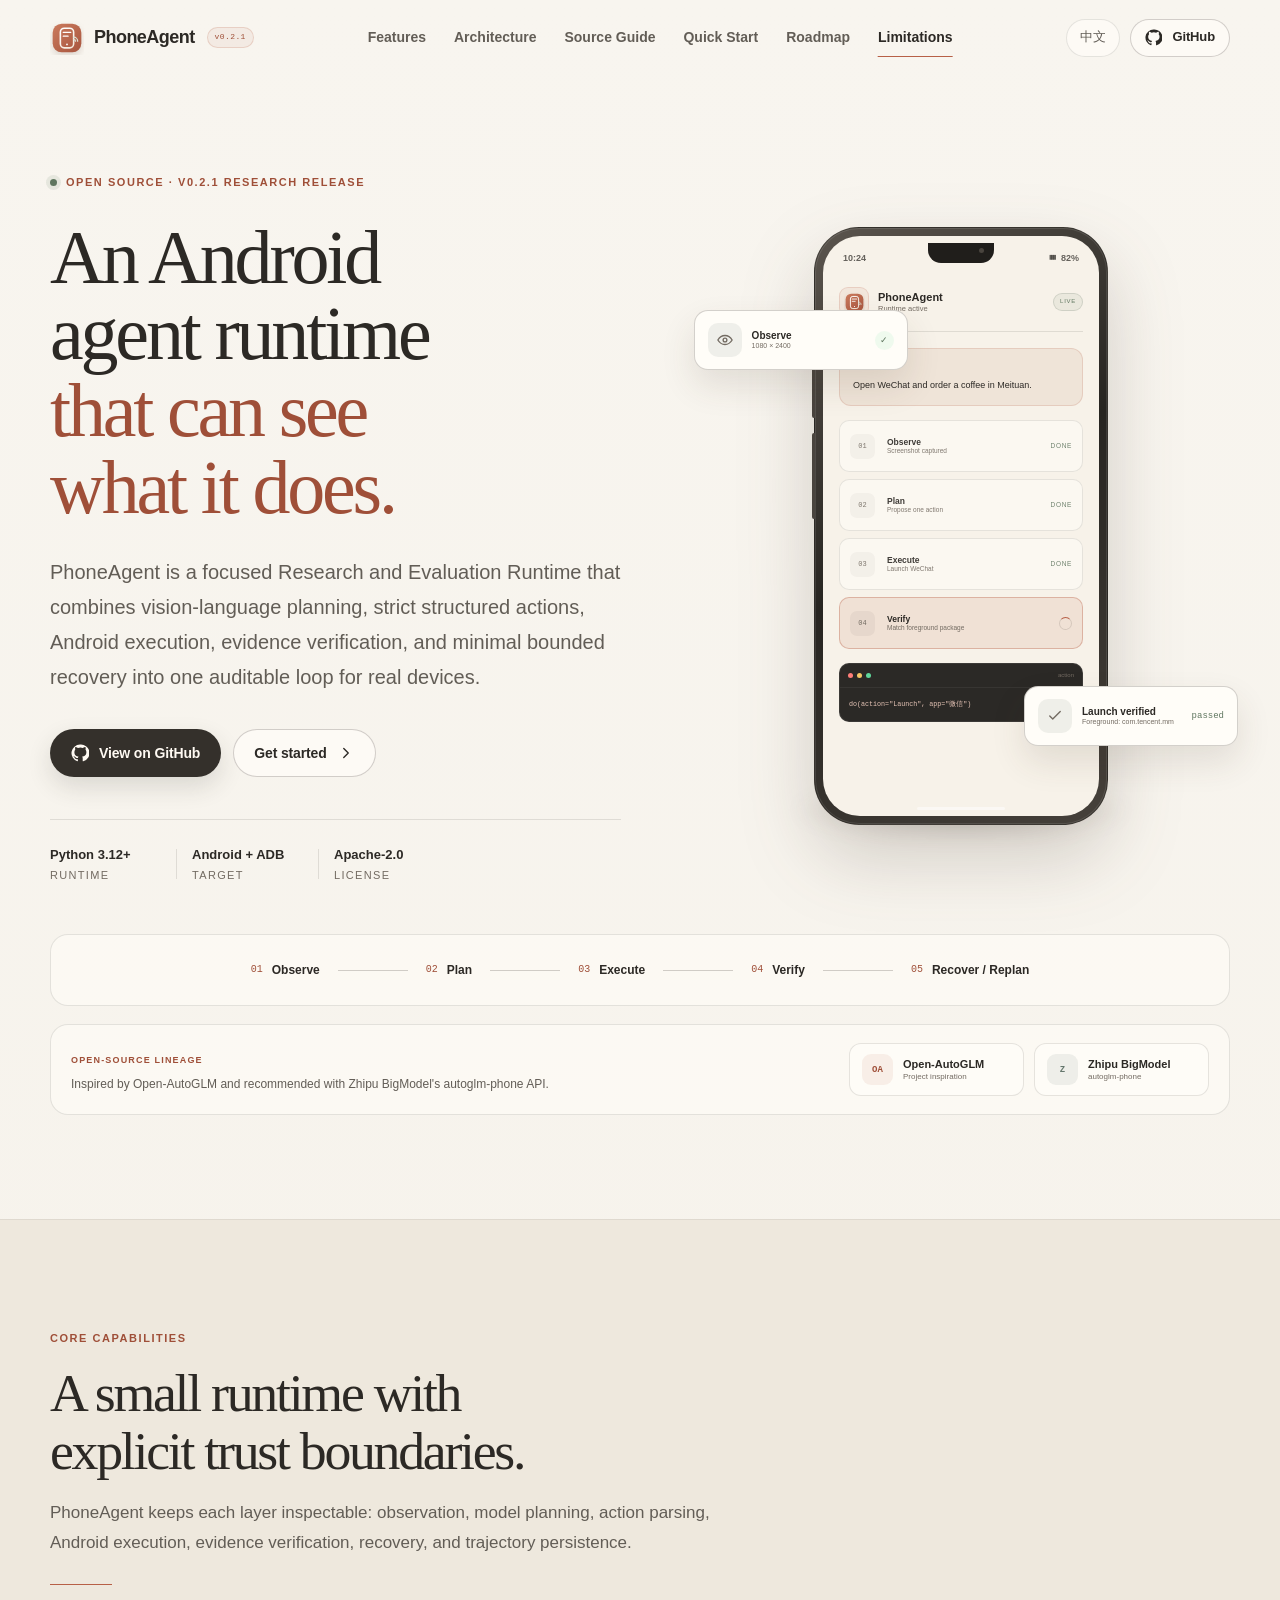
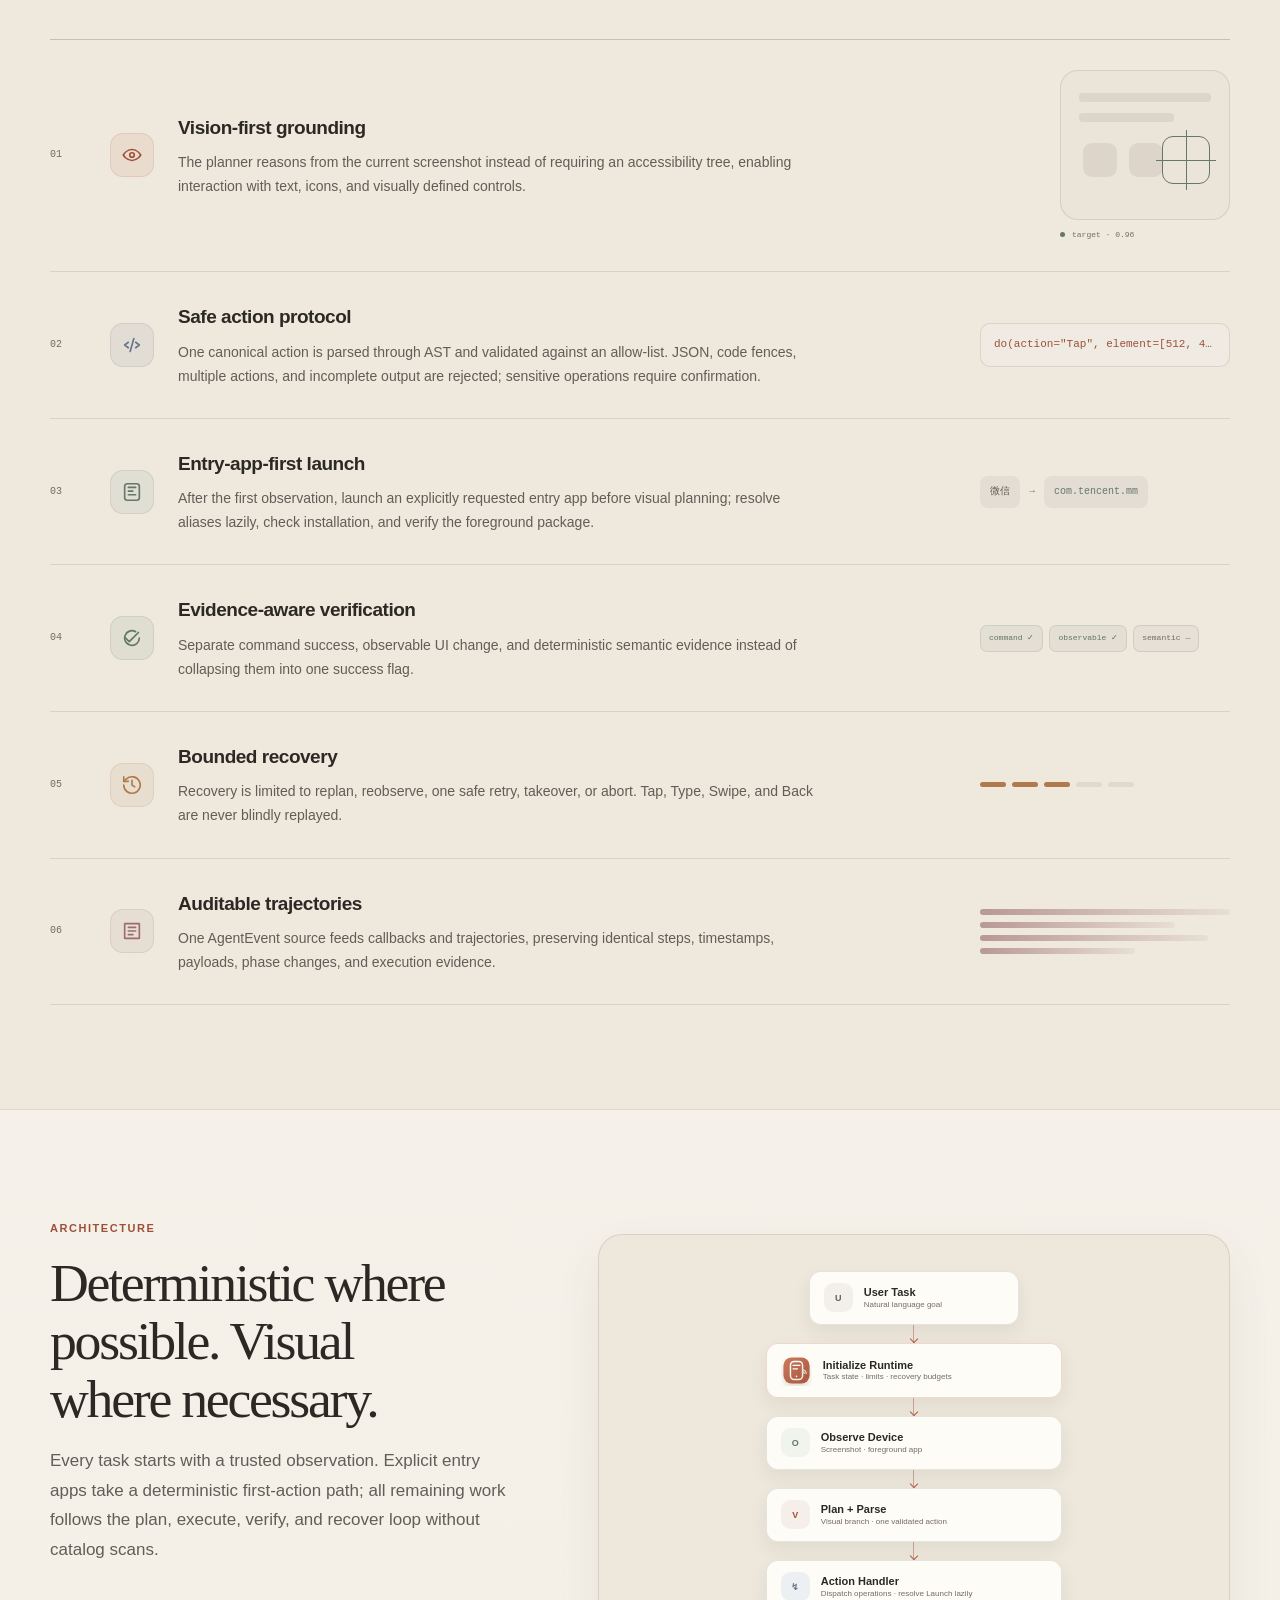
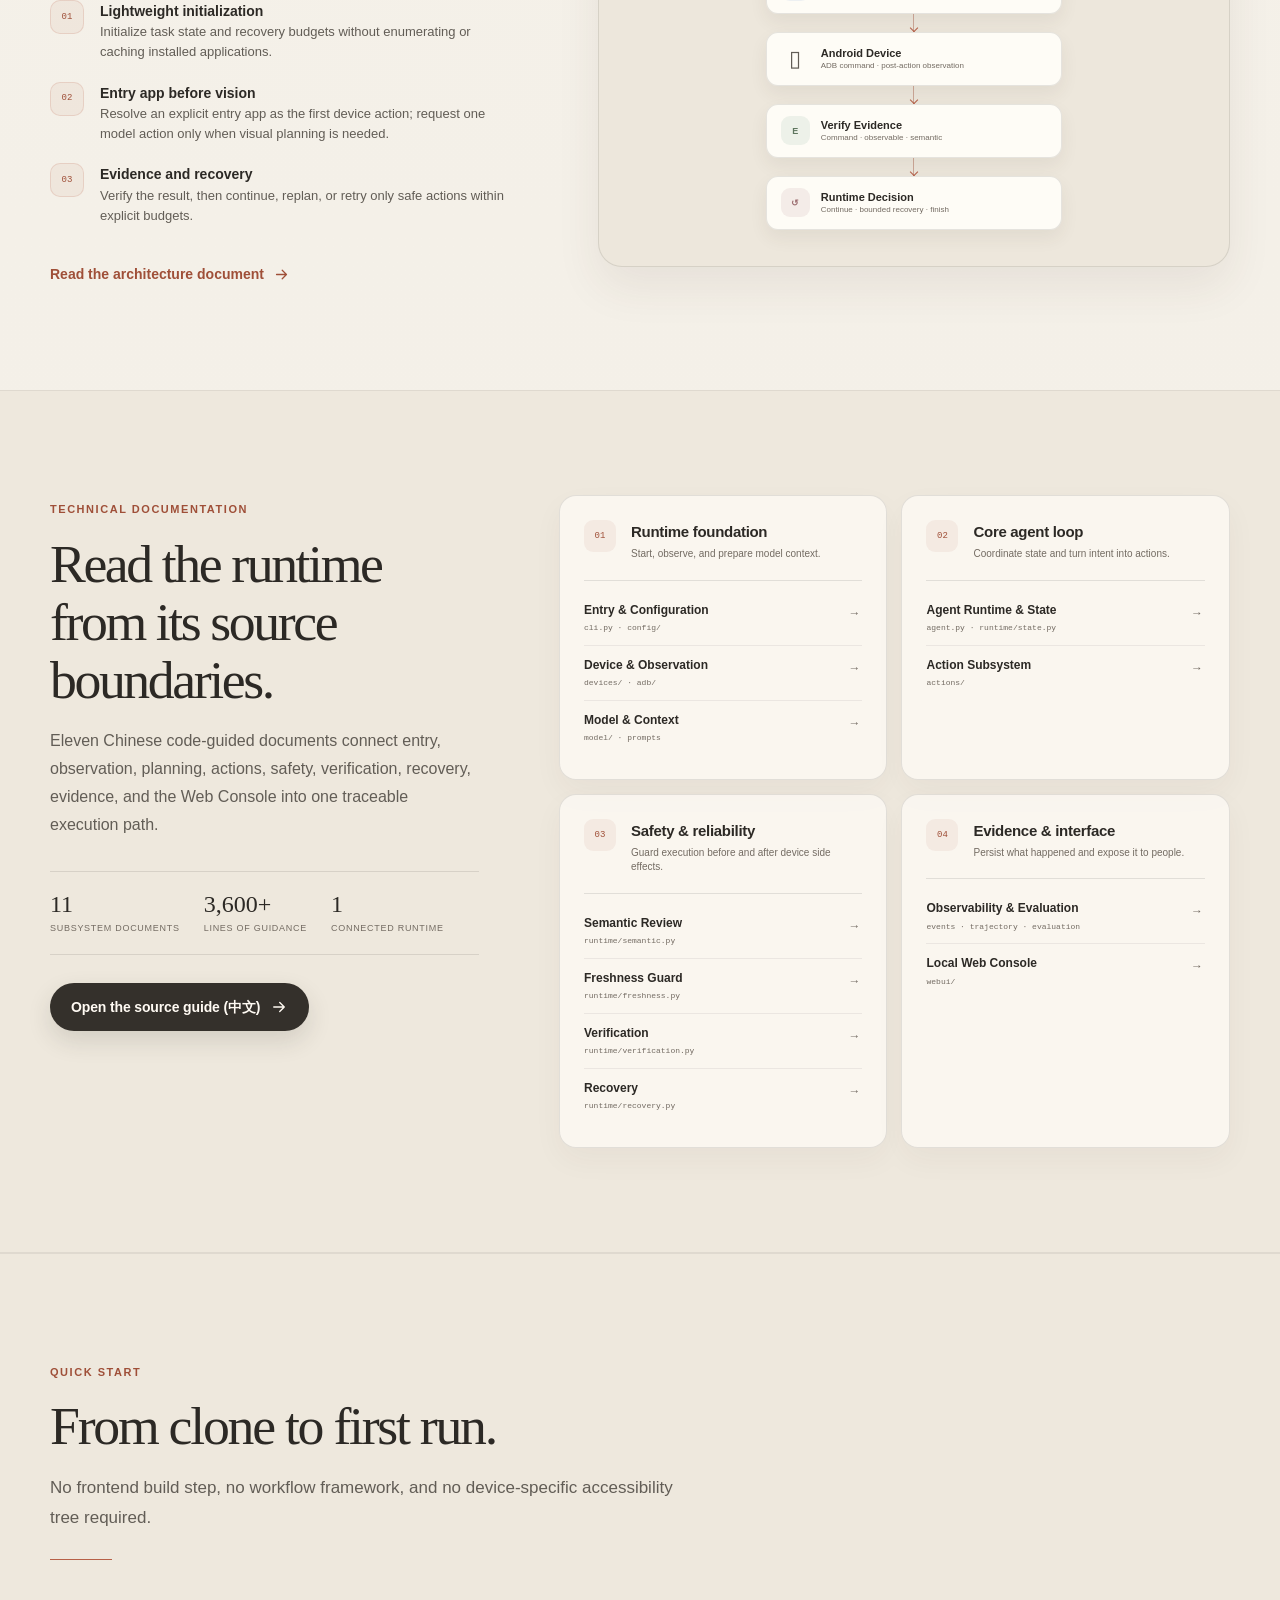
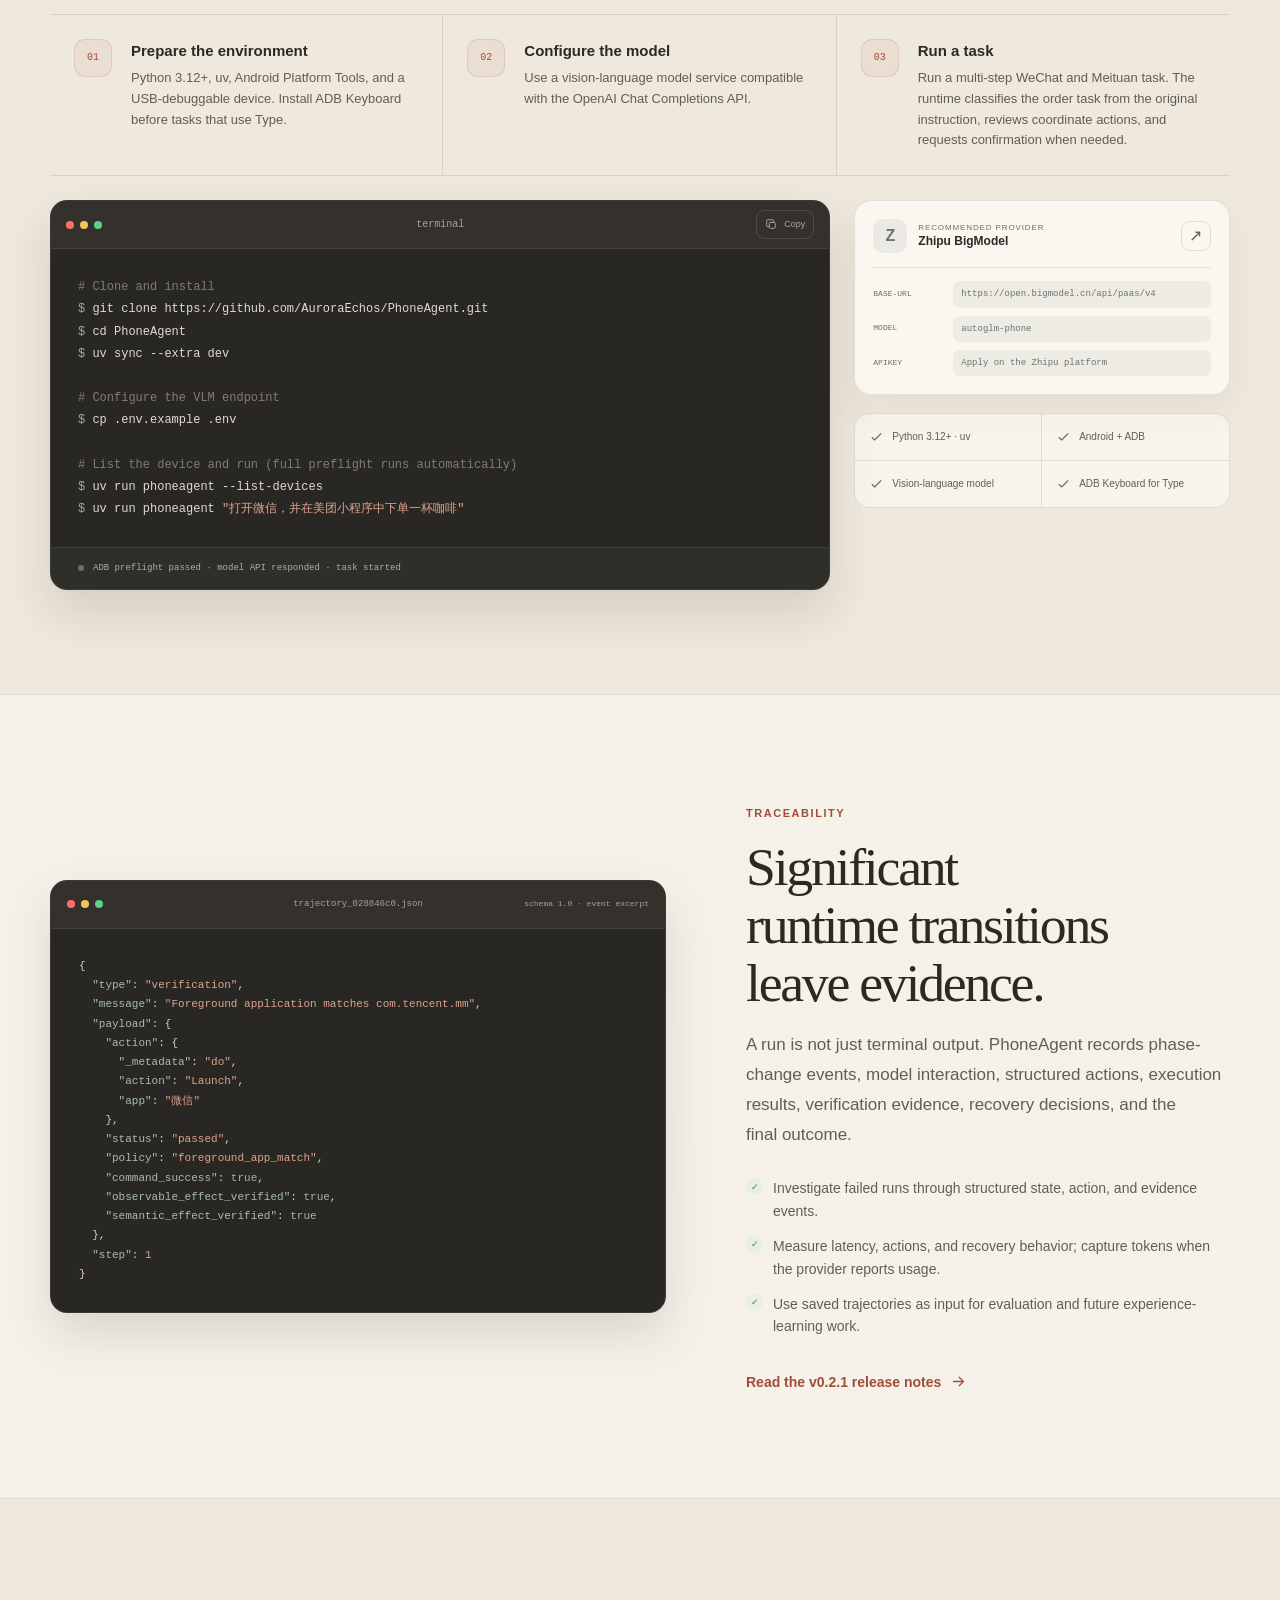
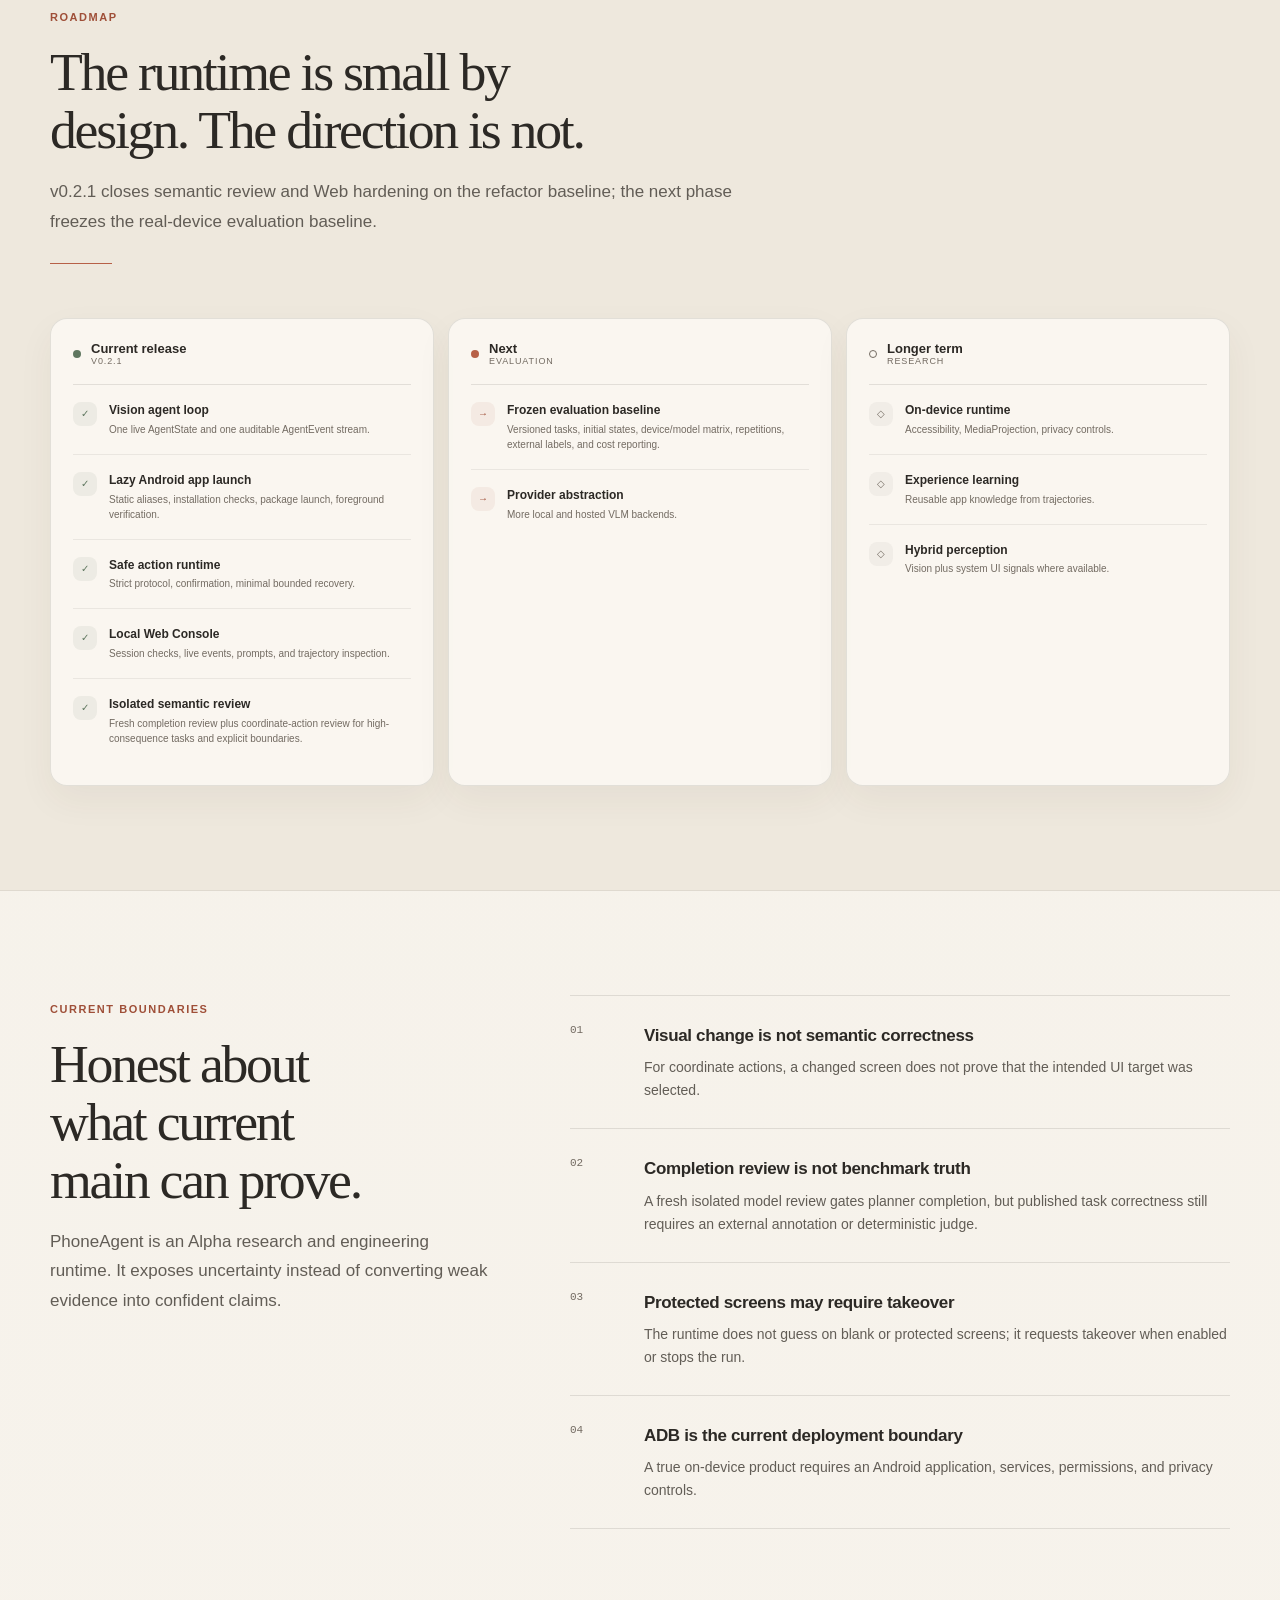
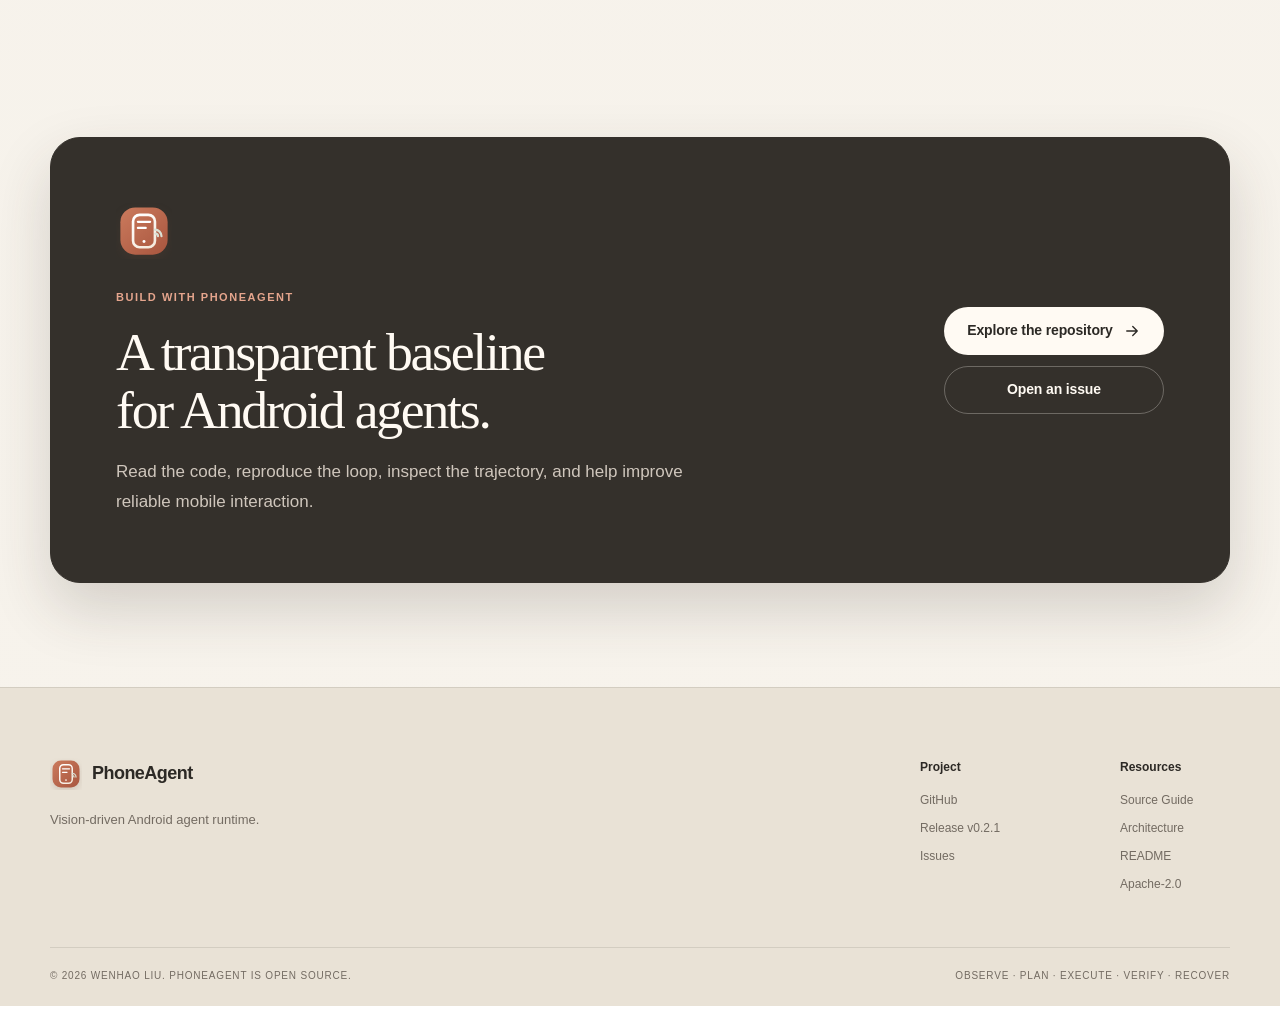
<file: docs/index.html>
<!doctype html>
<html lang="en" data-theme="light">
<head>
  <meta charset="utf-8">
  <meta name="viewport" content="width=device-width, initial-scale=1">
  <meta name="theme-color" content="#f4f0e8">
  <meta name="color-scheme" content="light">

  <title>PhoneAgent — Vision-Driven Android Agent Runtime</title>
  <meta name="description" content="PhoneAgent is an open-source, vision-driven Android agent runtime with lazy package launch, safe structured actions, post-action verification, bounded recovery, and auditable trajectories.">
  <meta name="keywords" content="PhoneAgent, Android Agent, GUI Agent, ADB, Vision Language Model, VLM, mobile automation, open source">
  <meta name="author" content="Wenhao Liu">
  <link rel="canonical" href="https://auroraechos.github.io/PhoneAgent/">

  <meta property="og:type" content="website">
  <meta property="og:url" content="https://auroraechos.github.io/PhoneAgent/">
  <meta property="og:title" content="PhoneAgent — Vision-Driven Android Agent Runtime">
  <meta property="og:description" content="Observe, plan, execute, verify, and recover on real Android devices.">
  <meta property="og:image" content="https://auroraechos.github.io/PhoneAgent/assets/og-image.png">
  <meta property="og:image:width" content="1200">
  <meta property="og:image:height" content="630">
  <meta property="og:image:alt" content="PhoneAgent vision-driven Android agent runtime">
  <meta property="og:site_name" content="PhoneAgent">
  <meta name="twitter:card" content="summary_large_image">
  <meta name="twitter:image" content="https://auroraechos.github.io/PhoneAgent/assets/og-image.png">

  <link rel="icon" href="assets/favicon.svg" type="image/svg+xml">
  <link rel="preload" href="assets/logo.svg" as="image" type="image/svg+xml">
  <script>document.documentElement.classList.add("js");</script>
  <link rel="stylesheet" href="style.css">
  <script src="script.js?v=20260822" defer></script>
</head>
<body>
  <div class="scroll-progress" aria-hidden="true"><span data-scroll-progress></span></div>
  <a class="skip-link" href="#main">Skip to content</a>

  <div class="ambient ambient-one" aria-hidden="true"></div>
  <div class="ambient ambient-two" aria-hidden="true"></div>

  <header class="site-header" data-header>
    <div class="container nav-shell">
      <a class="brand" href="#top" aria-label="PhoneAgent home">
        <img src="assets/logo.svg" alt="" width="34" height="34">
        <span>PhoneAgent</span>
      </a>
      <span class="header-release" aria-label="Current release">v0.2.1</span>

      <button class="nav-toggle" type="button" aria-expanded="false" aria-controls="site-nav" data-nav-toggle>
        <span class="sr-only">Open navigation</span>
        <span></span><span></span><span></span>
      </button>

      <nav class="site-nav" id="site-nav" aria-label="Primary navigation" data-nav>
        <a href="#features" data-nav-link data-i18n="nav.features">Features</a>
        <a href="#architecture" data-nav-link data-i18n="nav.architecture">Architecture</a>
        <a href="#docs" data-nav-link data-i18n="nav.docs">Source Guide</a>
        <a href="#quickstart" data-nav-link data-i18n="nav.quickstart">Quick Start</a>
        <a href="#roadmap" data-nav-link data-i18n="nav.roadmap">Roadmap</a>
        <a href="#limitations" data-nav-link data-i18n="nav.limitations">Limitations</a>
      </nav>

      <div class="nav-actions">
        <button class="language-toggle" type="button" data-language-toggle aria-label="Switch language">
          <span data-language-label>中文</span>
        </button>
        <a class="button button-ghost button-small" data-link="github" href="#" target="_blank" rel="noreferrer">
          <svg aria-hidden="true" viewBox="0 0 24 24"><path d="M12 .8a11.4 11.4 0 0 0-3.6 22.2c.6.1.8-.3.8-.6v-2.2c-3.4.7-4.1-1.4-4.1-1.4-.5-1.4-1.3-1.8-1.3-1.8-1.1-.8.1-.8.1-.8 1.2.1 1.9 1.2 1.9 1.2 1.1 1.9 2.8 1.4 3.5 1.1.1-.8.4-1.4.8-1.7-2.7-.3-5.6-1.4-5.6-6.1 0-1.4.5-2.5 1.2-3.4-.1-.3-.5-1.6.1-3.4 0 0 1-.3 3.5 1.3a12.1 12.1 0 0 1 6.4 0c2.4-1.6 3.5-1.3 3.5-1.3.7 1.8.3 3.1.1 3.4.8.9 1.2 2 1.2 3.4 0 4.8-2.9 5.8-5.7 6.1.4.4.8 1.2.8 2.3v3.4c0 .3.2.7.8.6A11.4 11.4 0 0 0 12 .8Z"/></svg>
          <span>GitHub</span>
        </a>
      </div>
    </div>
  </header>

  <main id="main">
    <section class="hero section" id="top">
      <div class="hero-grid container">
        <div class="hero-copy reveal">
          <div class="eyebrow">
            <span class="status-dot" aria-hidden="true"></span>
            <span data-i18n="hero.eyebrow">Open source · v0.2.1 Research Release</span>
          </div>

          <h1>
            <span data-i18n="hero.titleLine1">An Android agent runtime</span>
            <span class="gradient-text" data-i18n="hero.titleLine2">that can see what it does.</span>
          </h1>

          <p class="hero-lead" data-i18n="hero.description">
            PhoneAgent is a focused Research and Evaluation Runtime that combines
            vision-language planning, strict structured actions, Android execution, evidence
            verification, and minimal bounded recovery into one auditable loop for real devices.
          </p>

          <div class="hero-actions">
            <a class="button button-primary" data-link="github" href="#" target="_blank" rel="noreferrer">
              <svg aria-hidden="true" viewBox="0 0 24 24"><path d="M12 .8a11.4 11.4 0 0 0-3.6 22.2c.6.1.8-.3.8-.6v-2.2c-3.4.7-4.1-1.4-4.1-1.4-.5-1.4-1.3-1.8-1.3-1.8-1.1-.8.1-.8.1-.8 1.2.1 1.9 1.2 1.9 1.2 1.1 1.9 2.8 1.4 3.5 1.1.1-.8.4-1.4.8-1.7-2.7-.3-5.6-1.4-5.6-6.1 0-1.4.5-2.5 1.2-3.4-.1-.3-.5-1.6.1-3.4 0 0 1-.3 3.5 1.3a12.1 12.1 0 0 1 6.4 0c2.4-1.6 3.5-1.3 3.5-1.3.7 1.8.3 3.1.1 3.4.8.9 1.2 2 1.2 3.4 0 4.8-2.9 5.8-5.7 6.1.4.4.8 1.2.8 2.3v3.4c0 .3.2.7.8.6A11.4 11.4 0 0 0 12 .8Z"/></svg>
              <span data-i18n="hero.github">View on GitHub</span>
            </a>
            <a class="button button-secondary" href="#quickstart">
              <span data-i18n="hero.start">Get started</span>
              <svg aria-hidden="true" viewBox="0 0 24 24"><path d="m9 18 6-6-6-6"/></svg>
            </a>
          </div>

          <div class="hero-meta" aria-label="Project metadata">
            <div><strong>Python 3.12+</strong><span data-i18n="hero.meta.runtime">Runtime</span></div>
            <div><strong>Android + ADB</strong><span data-i18n="hero.meta.target">Target</span></div>
            <div><strong>Apache-2.0</strong><span data-i18n="hero.meta.license">License</span></div>
          </div>
        </div>

        <div class="hero-visual reveal reveal-delay-1" aria-label="PhoneAgent execution demo">
          <div class="demo-orbit orbit-one" aria-hidden="true"></div>
          <div class="demo-orbit orbit-two" aria-hidden="true"></div>
          <div class="runtime-signal signal-one" aria-hidden="true"><i></i></div>
          <div class="runtime-signal signal-two" aria-hidden="true"><i></i></div>

          <div class="runtime-card runtime-card-top" aria-hidden="true">
            <span class="runtime-icon runtime-icon-observe">
              <svg viewBox="0 0 24 24"><path d="M2.5 12s3.5-6 9.5-6 9.5 6 9.5 6-3.5 6-9.5 6-9.5-6-9.5-6Z"/><circle cx="12" cy="12" r="2.5"/></svg>
            </span>
            <div><b>Observe</b><span>1080 × 2400</span></div>
            <span class="runtime-check">✓</span>
          </div>

          <div class="phone-frame">
            <div class="phone-hardware">
              <div class="phone-speaker"></div>
              <div class="phone-camera"></div>
              <div class="phone-screen">
                <div class="screen-status">
                  <span>10:24</span>
                  <div><span class="signal-bars">▮▮▮</span><span>82%</span></div>
                </div>

                <div class="agent-screen">
                  <div class="screen-heading">
                    <div class="mini-logo"><img src="assets/logo.svg" alt=""></div>
                    <div><b>PhoneAgent</b><span>Runtime active</span></div>
                    <span class="live-pill">LIVE</span>
                  </div>

                  <div class="task-card">
                    <span class="task-label">USER TASK</span>
                    <p data-i18n="demo.task">Open WeChat and order a coffee in Meituan.</p>
                  </div>

                  <div class="loop-stack" aria-hidden="true">
                    <div class="loop-row active" data-demo-step><span class="step-number">01</span><div><b>Observe</b><small>Screenshot captured</small></div><span class="demo-indicator" data-demo-indicator></span></div>
                    <div class="loop-row active" data-demo-step><span class="step-number">02</span><div><b>Plan</b><small>Propose one action</small></div><span class="demo-indicator" data-demo-indicator></span></div>
                    <div class="loop-row active" data-demo-step><span class="step-number">03</span><div><b>Execute</b><small>Launch WeChat</small></div><span class="demo-indicator" data-demo-indicator></span></div>
                    <div class="loop-row processing" data-demo-step><span class="step-number">04</span><div><b>Verify</b><small>Match foreground package</small></div><span class="demo-indicator" data-demo-indicator></span></div>
                  </div>

                  <div class="action-console" aria-hidden="true">
                    <div class="console-head"><span></span><span></span><span></span><em>action</em></div>
                    <code>do(action="Launch", app="微信")</code>
                  </div>
                </div>

                <div class="screen-homebar"></div>
              </div>
            </div>
          </div>

          <div class="runtime-card runtime-card-bottom" aria-hidden="true">
            <span class="runtime-icon runtime-icon-verify">
              <svg viewBox="0 0 24 24"><path d="m5 12 4 4L19 6"/></svg>
            </span>
            <div><b>Launch verified</b><span>Foreground: com.tencent.mm</span></div>
            <span class="confidence">passed</span>
          </div>
        </div>
      </div>

      <div class="container loop-strip reveal reveal-delay-2" aria-label="Agent loop">
        <div><span>01</span><b>Observe</b></div><i></i>
        <div><span>02</span><b>Plan</b></div><i></i>
        <div><span>03</span><b>Execute</b></div><i></i>
        <div><span>04</span><b>Verify</b></div><i></i>
        <div><span>05</span><b>Recover / Replan</b></div>
      </div>

      <div class="container ecosystem-strip reveal reveal-delay-2" data-spotlight>
        <div class="ecosystem-copy">
          <span class="ecosystem-kicker" data-i18n="ecosystem.kicker">Open-source lineage</span>
          <p data-i18n="ecosystem.description">Inspired by Open-AutoGLM and recommended with Zhipu BigModel's autoglm-phone API.</p>
        </div>
        <div class="ecosystem-links">
          <a href="https://github.com/zai-org/Open-AutoGLM" target="_blank" rel="noreferrer">
            <span class="ecosystem-mark">OA</span>
            <span><b>Open-AutoGLM</b><small data-i18n="ecosystem.inspiration">Project inspiration</small></span>
          </a>
          <a href="https://docs.bigmodel.cn/cn/api/introduction" target="_blank" rel="noreferrer">
            <span class="ecosystem-mark ecosystem-mark-zhipu">Z</span>
            <span><b>Zhipu BigModel</b><small>autoglm-phone</small></span>
          </a>
        </div>
      </div>
    </section>

    <section class="section section-soft" id="features">
      <div class="container">
        <div class="section-heading reveal">
          <span class="section-kicker" data-i18n="features.kicker">Core capabilities</span>
          <h2 data-i18n="features.title">A small runtime with explicit trust boundaries.</h2>
          <p data-i18n="features.description">PhoneAgent keeps each layer inspectable: observation, model planning, action parsing, Android execution, evidence verification, recovery, and trajectory persistence.</p>
        </div>

        <div class="feature-grid">
          <article class="feature-card reveal">
            <span class="feature-number">01</span>
            <div class="feature-icon feature-violet">
              <svg viewBox="0 0 24 24" aria-hidden="true"><path d="M2.5 12s3.5-6 9.5-6 9.5 6 9.5 6-3.5 6-9.5 6-9.5-6-9.5-6Z"/><circle cx="12" cy="12" r="2.5"/></svg>
            </div>
            <div class="feature-copy">
              <h3 data-i18n="features.vision.title">Vision-first grounding</h3>
              <p data-i18n="features.vision.description">The planner reasons from the current screenshot instead of requiring an accessibility tree, enabling interaction with text, icons, and visually defined controls.</p>
            </div>
            <div class="mini-grounding feature-detail" aria-hidden="true">
              <div class="grounding-screen"><span class="ground-box box-one"></span><span class="ground-box box-two"></span><span class="ground-target"></span></div>
              <div class="grounding-label"><span></span> target · 0.96</div>
            </div>
          </article>

          <article class="feature-card reveal reveal-delay-1">
            <span class="feature-number">02</span>
            <div class="feature-icon feature-blue">
              <svg viewBox="0 0 24 24" aria-hidden="true"><path d="M8 9 4 12l4 3M16 9l4 3-4 3M14 5l-4 14"/></svg>
            </div>
            <div class="feature-copy">
              <h3 data-i18n="features.protocol.title">Safe action protocol</h3>
              <p data-i18n="features.protocol.description">One canonical action is parsed through AST and validated against an allow-list. JSON, code fences, multiple actions, and incomplete output are rejected; sensitive operations require confirmation.</p>
            </div>
            <code class="inline-code feature-detail">do(action="Tap", element=[512, 438])</code>
          </article>

          <article class="feature-card reveal reveal-delay-2">
            <span class="feature-number">03</span>
            <div class="feature-icon feature-cyan">
              <svg viewBox="0 0 24 24" aria-hidden="true"><rect x="4" y="3" width="16" height="18" rx="3"/><path d="M8 7h8M8 11h5M8 15h8"/></svg>
            </div>
            <div class="feature-copy">
              <h3 data-i18n="features.resolver.title">Entry-app-first launch</h3>
              <p data-i18n="features.resolver.description">After the first observation, launch an explicitly requested entry app before visual planning; resolve aliases lazily, check installation, and verify the foreground package.</p>
            </div>
            <div class="route-line feature-detail" aria-hidden="true"><span>微信</span><i>→</i><strong>com.tencent.mm</strong></div>
          </article>

          <article class="feature-card reveal">
            <span class="feature-number">04</span>
            <div class="feature-icon feature-green">
              <svg viewBox="0 0 24 24" aria-hidden="true"><path d="m5 12 4 4L19 6"/><path d="M20 12a8 8 0 1 1-4-6.9"/></svg>
            </div>
            <div class="feature-copy">
              <h3 data-i18n="features.verify.title">Evidence-aware verification</h3>
              <p data-i18n="features.verify.description">Separate command success, observable UI change, and deterministic semantic evidence instead of collapsing them into one success flag.</p>
            </div>
            <div class="verify-tags feature-detail" aria-hidden="true"><span>command ✓</span><span>observable ✓</span><span>semantic —</span></div>
          </article>

          <article class="feature-card reveal reveal-delay-1">
            <span class="feature-number">05</span>
            <div class="feature-icon feature-orange">
              <svg viewBox="0 0 24 24" aria-hidden="true"><path d="M3 12a9 9 0 1 0 3-6.7L3 8"/><path d="M3 3v5h5"/><path d="M12 7v5l3 2"/></svg>
            </div>
            <div class="feature-copy">
              <h3 data-i18n="features.recovery.title">Bounded recovery</h3>
              <p data-i18n="features.recovery.description">Recovery is limited to replan, reobserve, one safe retry, takeover, or abort. Tap, Type, Swipe, and Back are never blindly replayed.</p>
            </div>
            <div class="budget-meter feature-detail" aria-hidden="true"><span></span><span></span><span></span><span class="unused"></span><span class="unused"></span></div>
          </article>

          <article class="feature-card reveal reveal-delay-2">
            <span class="feature-number">06</span>
            <div class="feature-icon feature-pink">
              <svg viewBox="0 0 24 24" aria-hidden="true"><path d="M4 4h16v16H4z"/><path d="M8 8h8M8 12h8M8 16h5"/></svg>
            </div>
            <div class="feature-copy">
              <h3 data-i18n="features.trajectory.title">Auditable trajectories</h3>
              <p data-i18n="features.trajectory.description">One AgentEvent source feeds callbacks and trajectories, preserving identical steps, timestamps, payloads, phase changes, and execution evidence.</p>
            </div>
            <div class="trajectory-lines feature-detail" aria-hidden="true"><span></span><span></span><span></span><span></span></div>
          </article>
        </div>
      </div>
    </section>

    <section class="section" id="architecture">
      <div class="container architecture-grid">
        <div class="architecture-copy reveal">
          <span class="section-kicker" data-i18n="architecture.kicker">Architecture</span>
          <h2 data-i18n="architecture.title">Deterministic where possible. Visual where necessary.</h2>
          <p data-i18n="architecture.description">Every task starts with a trusted observation. Explicit entry apps take a deterministic first-action path; all remaining work follows the plan, execute, verify, and recover loop without catalog scans.</p>

          <div class="architecture-points">
            <div><span>01</span><p><b data-i18n="architecture.point1.title">Lightweight initialization</b><small data-i18n="architecture.point1.description">Initialize task state and recovery budgets without enumerating or caching installed applications.</small></p></div>
            <div><span>02</span><p><b data-i18n="architecture.point2.title">Entry app before vision</b><small data-i18n="architecture.point2.description">Resolve an explicit entry app as the first device action; request one model action only when visual planning is needed.</small></p></div>
            <div><span>03</span><p><b data-i18n="architecture.point3.title">Evidence and recovery</b><small data-i18n="architecture.point3.description">Verify the result, then continue, replan, or retry only safe actions within explicit budgets.</small></p></div>
          </div>

          <a class="text-link" data-link="architecture" href="#" target="_blank" rel="noreferrer">
            <span data-i18n="architecture.read">Read the architecture document</span>
            <svg aria-hidden="true" viewBox="0 0 24 24"><path d="M5 12h14M13 6l6 6-6 6"/></svg>
          </a>
        </div>

        <div class="architecture-diagram reveal reveal-delay-1" data-spotlight role="img" aria-label="PhoneAgent architecture diagram">
          <div class="architecture-flow architecture-flow-sequential">
            <div class="flow-node flow-node-user">
              <span class="flow-icon">U</span>
              <div><b>User Task</b><small>Natural language goal</small></div>
            </div>

            <div class="flow-link" aria-hidden="true"></div>

            <div class="flow-node flow-node-runtime">
              <img src="assets/logo.svg" alt="">
              <div><b>Initialize Runtime</b><small>Task state · limits · recovery budgets</small></div>
            </div>

            <div class="flow-link" aria-hidden="true"></div>

            <div class="flow-node flow-node-observe">
              <span class="flow-icon flow-icon-resolver">O</span>
              <div><b>Observe Device</b><small>Screenshot · foreground app</small></div>
            </div>

            <div class="flow-link" aria-hidden="true"></div>

            <div class="flow-node flow-node-planner">
              <span class="flow-icon flow-icon-planner">V</span>
              <div><b>Plan + Parse</b><small>Visual branch · one validated action</small></div>
            </div>

            <div class="flow-link" aria-hidden="true"></div>

            <div class="flow-node flow-node-executor">
              <span class="flow-icon flow-icon-executor">↯</span>
              <div><b>Action Handler</b><small>Dispatch operations · resolve Launch lazily</small></div>
            </div>

            <div class="flow-link" aria-hidden="true"></div>

            <div class="flow-node flow-node-device">
              <span class="flow-device-symbol">▯</span>
              <div><b>Android Device</b><small>ADB command · post-action observation</small></div>
            </div>

            <div class="flow-link" aria-hidden="true"></div>

            <div class="flow-node flow-node-verifier">
              <span class="flow-icon flow-icon-verifier">E</span>
              <div><b>Verify Evidence</b><small>Command · observable · semantic</small></div>
            </div>

            <div class="flow-link" aria-hidden="true"></div>

            <div class="flow-node flow-node-decision">
              <span class="flow-icon flow-icon-decision">↺</span>
              <div><b>Runtime Decision</b><small>Continue · bounded recovery · finish</small></div>
            </div>
          </div>
        </div>
      </div>
    </section>

    <section class="section section-soft" id="docs">
      <div class="container source-guide-grid">
        <div class="source-guide-copy reveal">
          <span class="section-kicker" data-i18n="docs.kicker">Technical documentation</span>
          <h2 data-i18n="docs.title">Read the runtime from its source boundaries.</h2>
          <p data-i18n="docs.description">Eleven Chinese code-guided documents connect entry, observation, planning, actions, safety, verification, recovery, evidence, and the Web Console into one traceable execution path.</p>

          <div class="source-guide-meta" aria-label="Source guide metadata">
            <div><strong>11</strong><span data-i18n="docs.meta.documents">Subsystem documents</span></div>
            <div><strong>3,600+</strong><span data-i18n="docs.meta.lines">Lines of guidance</span></div>
            <div><strong>1</strong><span data-i18n="docs.meta.path">Connected runtime</span></div>
          </div>

          <a class="button button-primary source-guide-button" href="guide.html">
            <span data-i18n="docs.open">Open the source guide (中文)</span>
            <svg aria-hidden="true" viewBox="0 0 24 24"><path d="M5 12h14M13 6l6 6-6 6"/></svg>
          </a>
        </div>

        <div class="source-guide-map">
          <article class="guide-stage reveal" data-stage="01">
            <div class="guide-stage-head">
              <span>01</span>
              <div><h3 data-i18n="docs.stage.foundation">Runtime foundation</h3><p data-i18n="docs.stage.foundation.desc">Start, observe, and prepare model context.</p></div>
            </div>
            <div class="guide-stage-links">
              <a href="guide.html?doc=entry"><span data-i18n="docs.item.entry">Entry &amp; Configuration</span><small>cli.py · config/</small></a>
              <a href="guide.html?doc=device"><span data-i18n="docs.item.device">Device &amp; Observation</span><small>devices/ · adb/</small></a>
              <a href="guide.html?doc=model"><span data-i18n="docs.item.model">Model &amp; Context</span><small>model/ · prompts</small></a>
            </div>
          </article>

          <article class="guide-stage reveal reveal-delay-1" data-stage="02">
            <div class="guide-stage-head">
              <span>02</span>
              <div><h3 data-i18n="docs.stage.loop">Core agent loop</h3><p data-i18n="docs.stage.loop.desc">Coordinate state and turn intent into actions.</p></div>
            </div>
            <div class="guide-stage-links">
              <a href="guide.html?doc=agent"><span data-i18n="docs.item.agent">Agent Runtime &amp; State</span><small>agent.py · runtime/state.py</small></a>
              <a href="guide.html?doc=action"><span data-i18n="docs.item.action">Action Subsystem</span><small>actions/</small></a>
            </div>
          </article>

          <article class="guide-stage reveal" data-stage="03">
            <div class="guide-stage-head">
              <span>03</span>
              <div><h3 data-i18n="docs.stage.reliability">Safety &amp; reliability</h3><p data-i18n="docs.stage.reliability.desc">Guard execution before and after device side effects.</p></div>
            </div>
            <div class="guide-stage-links">
              <a href="guide.html?doc=semantic"><span data-i18n="docs.item.semantic">Semantic Review</span><small>runtime/semantic.py</small></a>
              <a href="guide.html?doc=freshness"><span data-i18n="docs.item.freshness">Freshness Guard</span><small>runtime/freshness.py</small></a>
              <a href="guide.html?doc=verification"><span data-i18n="docs.item.verification">Verification</span><small>runtime/verification.py</small></a>
              <a href="guide.html?doc=recovery"><span data-i18n="docs.item.recovery">Recovery</span><small>runtime/recovery.py</small></a>
            </div>
          </article>

          <article class="guide-stage reveal reveal-delay-1" data-stage="04">
            <div class="guide-stage-head">
              <span>04</span>
              <div><h3 data-i18n="docs.stage.evidence">Evidence &amp; interface</h3><p data-i18n="docs.stage.evidence.desc">Persist what happened and expose it to people.</p></div>
            </div>
            <div class="guide-stage-links">
              <a href="guide.html?doc=observability"><span data-i18n="docs.item.observability">Observability &amp; Evaluation</span><small>events · trajectory · evaluation</small></a>
              <a href="guide.html?doc=web"><span data-i18n="docs.item.web">Local Web Console</span><small>webui/</small></a>
            </div>
          </article>
        </div>
      </div>
    </section>

    <section class="section section-soft" id="quickstart">
      <div class="container">
        <div class="section-heading reveal">
          <span class="section-kicker" data-i18n="quickstart.kicker">Quick Start</span>
          <h2 data-i18n="quickstart.title">From clone to first run.</h2>
          <p data-i18n="quickstart.description">No frontend build step, no workflow framework, and no device-specific accessibility tree required.</p>
        </div>

        <div class="quickstart-grid">
          <div class="setup-steps reveal">
            <article><span>01</span><div><h3 data-i18n="quickstart.step1.title">Prepare the environment</h3><p data-i18n="quickstart.step1.description">Python 3.12+, uv, Android Platform Tools, and a USB-debuggable device. Install ADB Keyboard before tasks that use Type.</p></div></article>
            <article><span>02</span><div><h3 data-i18n="quickstart.step2.title">Configure the model</h3><p data-i18n="quickstart.step2.description">Use a vision-language model service compatible with the OpenAI Chat Completions API.</p></div></article>
            <article><span>03</span><div><h3 data-i18n="quickstart.step3.title">Run a task</h3><p data-i18n="quickstart.step3.description">Run a multi-step WeChat and Meituan task. The runtime classifies the order task from the original instruction, reviews coordinate actions, and requests confirmation when needed.</p></div></article>
          </div>

          <div class="terminal-card reveal reveal-delay-1" data-spotlight>
            <div class="terminal-titlebar">
              <div><span></span><span></span><span></span></div>
              <strong>terminal</strong>
              <button type="button" class="copy-button" data-copy-target="install-code" aria-label="Copy commands">
                <svg aria-hidden="true" viewBox="0 0 24 24"><rect x="8" y="8" width="11" height="11" rx="2"/><path d="M16 8V5a2 2 0 0 0-2-2H5a2 2 0 0 0-2 2v9a2 2 0 0 0 2 2h3"/></svg>
                <span data-copy-label data-i18n="quickstart.copy">Copy</span>
              </button>
            </div>
            <pre id="install-code"><code><span class="term-muted"># Clone and install</span>
<span class="term-prompt">$</span> git clone <span data-repository-clone>https://github.com/AuroraEchos/PhoneAgent.git</span>
<span class="term-prompt">$</span> cd PhoneAgent
<span class="term-prompt">$</span> uv sync --extra dev

<span class="term-muted"># Configure the VLM endpoint</span>
<span class="term-prompt">$</span> cp .env.example .env

<span class="term-muted"># List the device and run (full preflight runs automatically)</span>
<span class="term-prompt">$</span> uv run phoneagent --list-devices
<span class="term-prompt">$</span> uv run phoneagent <span class="term-string">"打开微信，并在美团小程序中下单一杯咖啡"</span></code></pre>
            <div class="terminal-result">
              <span class="result-dot"></span>
              <span data-i18n="quickstart.result">ADB preflight passed · model API responded · task started</span>
            </div>
          </div>

          <div class="quickstart-sidebar">
            <aside class="provider-card reveal reveal-delay-2" data-spotlight>
              <div class="provider-head">
                <span class="provider-logo">Z</span>
                <div><span data-i18n="provider.kicker">Recommended provider</span><b>Zhipu BigModel</b></div>
                <a href="https://docs.bigmodel.cn/cn/api/introduction" target="_blank" rel="noreferrer" aria-label="Open Zhipu BigModel documentation">↗</a>
              </div>
              <div class="provider-config">
                <div><span>base-url</span><code>https://open.bigmodel.cn/api/paas/v4</code></div>
                <div><span>model</span><code>autoglm-phone</code></div>
                <div><span>apikey</span><code data-i18n="provider.apikey">Apply on the Zhipu platform</code></div>
              </div>
            </aside>

            <div class="requirements-strip reveal reveal-delay-2">
              <div><svg viewBox="0 0 24 24" aria-hidden="true"><path d="m5 12 4 4L19 6"/></svg><span>Python 3.12+ · uv</span></div>
              <div><svg viewBox="0 0 24 24" aria-hidden="true"><path d="m5 12 4 4L19 6"/></svg><span>Android + ADB</span></div>
              <div><svg viewBox="0 0 24 24" aria-hidden="true"><path d="m5 12 4 4L19 6"/></svg><span>Vision-language model</span></div>
              <div><svg viewBox="0 0 24 24" aria-hidden="true"><path d="m5 12 4 4L19 6"/></svg><span>ADB Keyboard for Type</span></div>
            </div>
          </div>
        </div>
      </div>
    </section>

    <section class="section" id="trajectory">
      <div class="container trajectory-grid">
        <div class="trajectory-visual reveal">
          <div class="json-window" data-spotlight>
            <div class="json-titlebar"><div><span></span><span></span><span></span></div><strong>trajectory_028846c0.json</strong><em>schema 1.0 · event excerpt</em></div>
            <pre><code>{
  <span class="json-key">"type"</span>: <span class="json-string">"verification"</span>,
  <span class="json-key">"message"</span>: <span class="json-string">"Foreground application matches com.tencent.mm"</span>,
  <span class="json-key">"payload"</span>: {
    <span class="json-key">"action"</span>: {
      <span class="json-key">"_metadata"</span>: <span class="json-string">"do"</span>,
      <span class="json-key">"action"</span>: <span class="json-string">"Launch"</span>,
      <span class="json-key">"app"</span>: <span class="json-string">"微信"</span>
    },
    <span class="json-key">"status"</span>: <span class="json-string">"passed"</span>,
    <span class="json-key">"policy"</span>: <span class="json-string">"foreground_app_match"</span>,
    <span class="json-key">"command_success"</span>: <span class="json-bool">true</span>,
    <span class="json-key">"observable_effect_verified"</span>: <span class="json-bool">true</span>,
    <span class="json-key">"semantic_effect_verified"</span>: <span class="json-bool">true</span>
  },
  <span class="json-key">"step"</span>: <span class="json-number">1</span>
}</code></pre>
          </div>
        </div>

        <div class="trajectory-copy reveal reveal-delay-1">
          <span class="section-kicker" data-i18n="trajectory.kicker">Traceability</span>
          <h2 data-i18n="trajectory.title">Significant runtime transitions leave evidence.</h2>
          <p data-i18n="trajectory.description">A run is not just terminal output. PhoneAgent records phase-change events, model interaction, structured actions, execution results, verification evidence, recovery decisions, and the final outcome.</p>
          <ul class="check-list">
            <li data-i18n="trajectory.item1">Investigate failed runs through structured state, action, and evidence events.</li>
            <li data-i18n="trajectory.item2">Measure latency, actions, and recovery behavior; capture tokens when the provider reports usage.</li>
            <li data-i18n="trajectory.item3">Use saved trajectories as input for evaluation and future experience-learning work.</li>
          </ul>
          <a class="text-link" data-link="release" href="#" target="_blank" rel="noreferrer"><span data-i18n="trajectory.release">Read the v0.2.1 release notes</span><svg aria-hidden="true" viewBox="0 0 24 24"><path d="M5 12h14M13 6l6 6-6 6"/></svg></a>
        </div>
      </div>
    </section>

    <section class="section section-soft" id="roadmap">
      <div class="container">
        <div class="section-heading reveal">
          <span class="section-kicker" data-i18n="roadmap.kicker">Roadmap</span>
          <h2 data-i18n="roadmap.title">The runtime is small by design. The direction is not.</h2>
          <p data-i18n="roadmap.description">v0.2.1 closes semantic review and Web hardening on the refactor baseline; the next phase freezes the real-device evaluation baseline.</p>
        </div>

        <div class="roadmap-board reveal reveal-delay-1">
          <div class="roadmap-column complete" data-spotlight>
            <div class="roadmap-column-head"><span></span><div><b data-i18n="roadmap.complete">Current release</b><small>v0.2.1</small></div></div>
            <div class="roadmap-card"><span>✓</span><p><b data-i18n="roadmap.item1.title">Vision agent loop</b><small data-i18n="roadmap.item1.description">One live AgentState and one auditable AgentEvent stream.</small></p></div>
            <div class="roadmap-card"><span>✓</span><p><b data-i18n="roadmap.item2.title">Lazy Android app launch</b><small data-i18n="roadmap.item2.description">Static aliases, installation checks, package launch, foreground verification.</small></p></div>
            <div class="roadmap-card"><span>✓</span><p><b data-i18n="roadmap.item3.title">Safe action runtime</b><small data-i18n="roadmap.item3.description">Strict protocol, confirmation, minimal bounded recovery.</small></p></div>
            <div class="roadmap-card"><span>✓</span><p><b data-i18n="roadmap.web.title">Local Web Console</b><small data-i18n="roadmap.web.description">Session checks, live events, prompts, and trajectory inspection.</small></p></div>
            <div class="roadmap-card"><span>✓</span><p><b data-i18n="roadmap.item4.title">Isolated semantic review</b><small data-i18n="roadmap.item4.description">Fresh completion review plus coordinate-action review for high-consequence tasks and explicit boundaries.</small></p></div>
          </div>

          <div class="roadmap-column next" data-spotlight>
            <div class="roadmap-column-head"><span></span><div><b data-i18n="roadmap.next">Next</b><small>Evaluation</small></div></div>
            <div class="roadmap-card"><span>→</span><p><b data-i18n="roadmap.item5.title">Frozen evaluation baseline</b><small data-i18n="roadmap.item5.description">Versioned tasks, initial states, device/model matrix, repetitions, external labels, and cost reporting.</small></p></div>
            <div class="roadmap-card"><span>→</span><p><b data-i18n="roadmap.item6.title">Provider abstraction</b><small data-i18n="roadmap.item6.description">More local and hosted VLM backends.</small></p></div>
          </div>

          <div class="roadmap-column future" data-spotlight>
            <div class="roadmap-column-head"><span></span><div><b data-i18n="roadmap.future">Longer term</b><small>Research</small></div></div>
            <div class="roadmap-card"><span>◇</span><p><b data-i18n="roadmap.item7.title">On-device runtime</b><small data-i18n="roadmap.item7.description">Accessibility, MediaProjection, privacy controls.</small></p></div>
            <div class="roadmap-card"><span>◇</span><p><b data-i18n="roadmap.item8.title">Experience learning</b><small data-i18n="roadmap.item8.description">Reusable app knowledge from trajectories.</small></p></div>
            <div class="roadmap-card"><span>◇</span><p><b data-i18n="roadmap.item9.title">Hybrid perception</b><small data-i18n="roadmap.item9.description">Vision plus system UI signals where available.</small></p></div>
          </div>
        </div>
      </div>
    </section>

    <section class="section" id="limitations">
      <div class="container limitations-grid">
        <div class="limitations-heading reveal">
          <span class="section-kicker" data-i18n="limitations.kicker">Current boundaries</span>
          <h2 data-i18n="limitations.title">Honest about what current main can prove.</h2>
          <p data-i18n="limitations.description">PhoneAgent is an Alpha research and engineering runtime. It exposes uncertainty instead of converting weak evidence into confident claims.</p>
        </div>

        <div class="limitations-list">
          <article class="reveal"><span>01</span><div><h3 data-i18n="limitations.item1.title">Visual change is not semantic correctness</h3><p data-i18n="limitations.item1.description">For coordinate actions, a changed screen does not prove that the intended UI target was selected.</p></div></article>
          <article class="reveal reveal-delay-1"><span>02</span><div><h3 data-i18n="limitations.item2.title">Completion review is not benchmark truth</h3><p data-i18n="limitations.item2.description">A fresh isolated model review gates planner completion, but published task correctness still requires an external annotation or deterministic judge.</p></div></article>
          <article class="reveal reveal-delay-2"><span>03</span><div><h3 data-i18n="limitations.item3.title">Protected screens may require takeover</h3><p data-i18n="limitations.item3.description">The runtime does not guess on blank or protected screens; it requests takeover when enabled or stops the run.</p></div></article>
          <article class="reveal"><span>04</span><div><h3 data-i18n="limitations.item4.title">ADB is the current deployment boundary</h3><p data-i18n="limitations.item4.description">A true on-device product requires an Android application, services, permissions, and privacy controls.</p></div></article>
        </div>
      </div>
    </section>

    <section class="section cta-section">
      <div class="container cta-card reveal">
        <div class="cta-grid" aria-hidden="true"></div>
        <div class="cta-copy">
          <img src="assets/logo.svg" alt="" width="56" height="56">
          <span class="section-kicker" data-i18n="cta.kicker">Build with PhoneAgent</span>
          <h2 data-i18n="cta.title">A transparent baseline for Android agents.</h2>
          <p data-i18n="cta.description">Read the code, reproduce the loop, inspect the trajectory, and help improve reliable mobile interaction.</p>
        </div>
        <div class="cta-actions">
          <a class="button button-primary" data-link="github" href="#" target="_blank" rel="noreferrer"><span data-i18n="cta.github">Explore the repository</span><svg aria-hidden="true" viewBox="0 0 24 24"><path d="M5 12h14M13 6l6 6-6 6"/></svg></a>
          <a class="button button-secondary" data-link="issues" href="#" target="_blank" rel="noreferrer"><span data-i18n="cta.issue">Open an issue</span></a>
        </div>
      </div>
    </section>
  </main>

  <footer class="site-footer">
    <div class="container footer-grid">
      <div class="footer-brand">
        <a class="brand" href="#top"><img src="assets/logo.svg" alt="" width="32" height="32"><span>PhoneAgent</span></a>
        <p data-i18n="footer.description">Vision-driven Android agent runtime.</p>
      </div>
      <div class="footer-links">
        <div><b data-i18n="footer.project">Project</b><a data-link="github" href="#" target="_blank" rel="noreferrer">GitHub</a><a data-link="release" href="#" target="_blank" rel="noreferrer">Release v0.2.1</a><a data-link="issues" href="#" target="_blank" rel="noreferrer">Issues</a></div>
        <div><b data-i18n="footer.resources">Resources</b><a href="guide.html" data-i18n="footer.sourceGuide">Source Guide</a><a href="ARCHITECTURE.md" target="_blank" rel="noreferrer">Architecture</a><a data-link="readme" href="#" target="_blank" rel="noreferrer">README</a><a data-link="license" href="#" target="_blank" rel="noreferrer">Apache-2.0</a></div>
      </div>
    </div>
    <div class="container footer-bottom">
      <span>© <span data-current-year></span> Wenhao Liu. PhoneAgent is open source.</span>
      <span>Observe · Plan · Execute · Verify · Recover</span>
    </div>
  </footer>

  <button class="back-to-top" type="button" data-back-to-top aria-label="Back to top">
    <svg aria-hidden="true" viewBox="0 0 24 24"><path d="m6 14 6-6 6 6"/></svg>
  </button>
  <div class="toast" role="status" aria-live="polite" data-toast>Copied to clipboard</div>
</body>
</html>
</file>
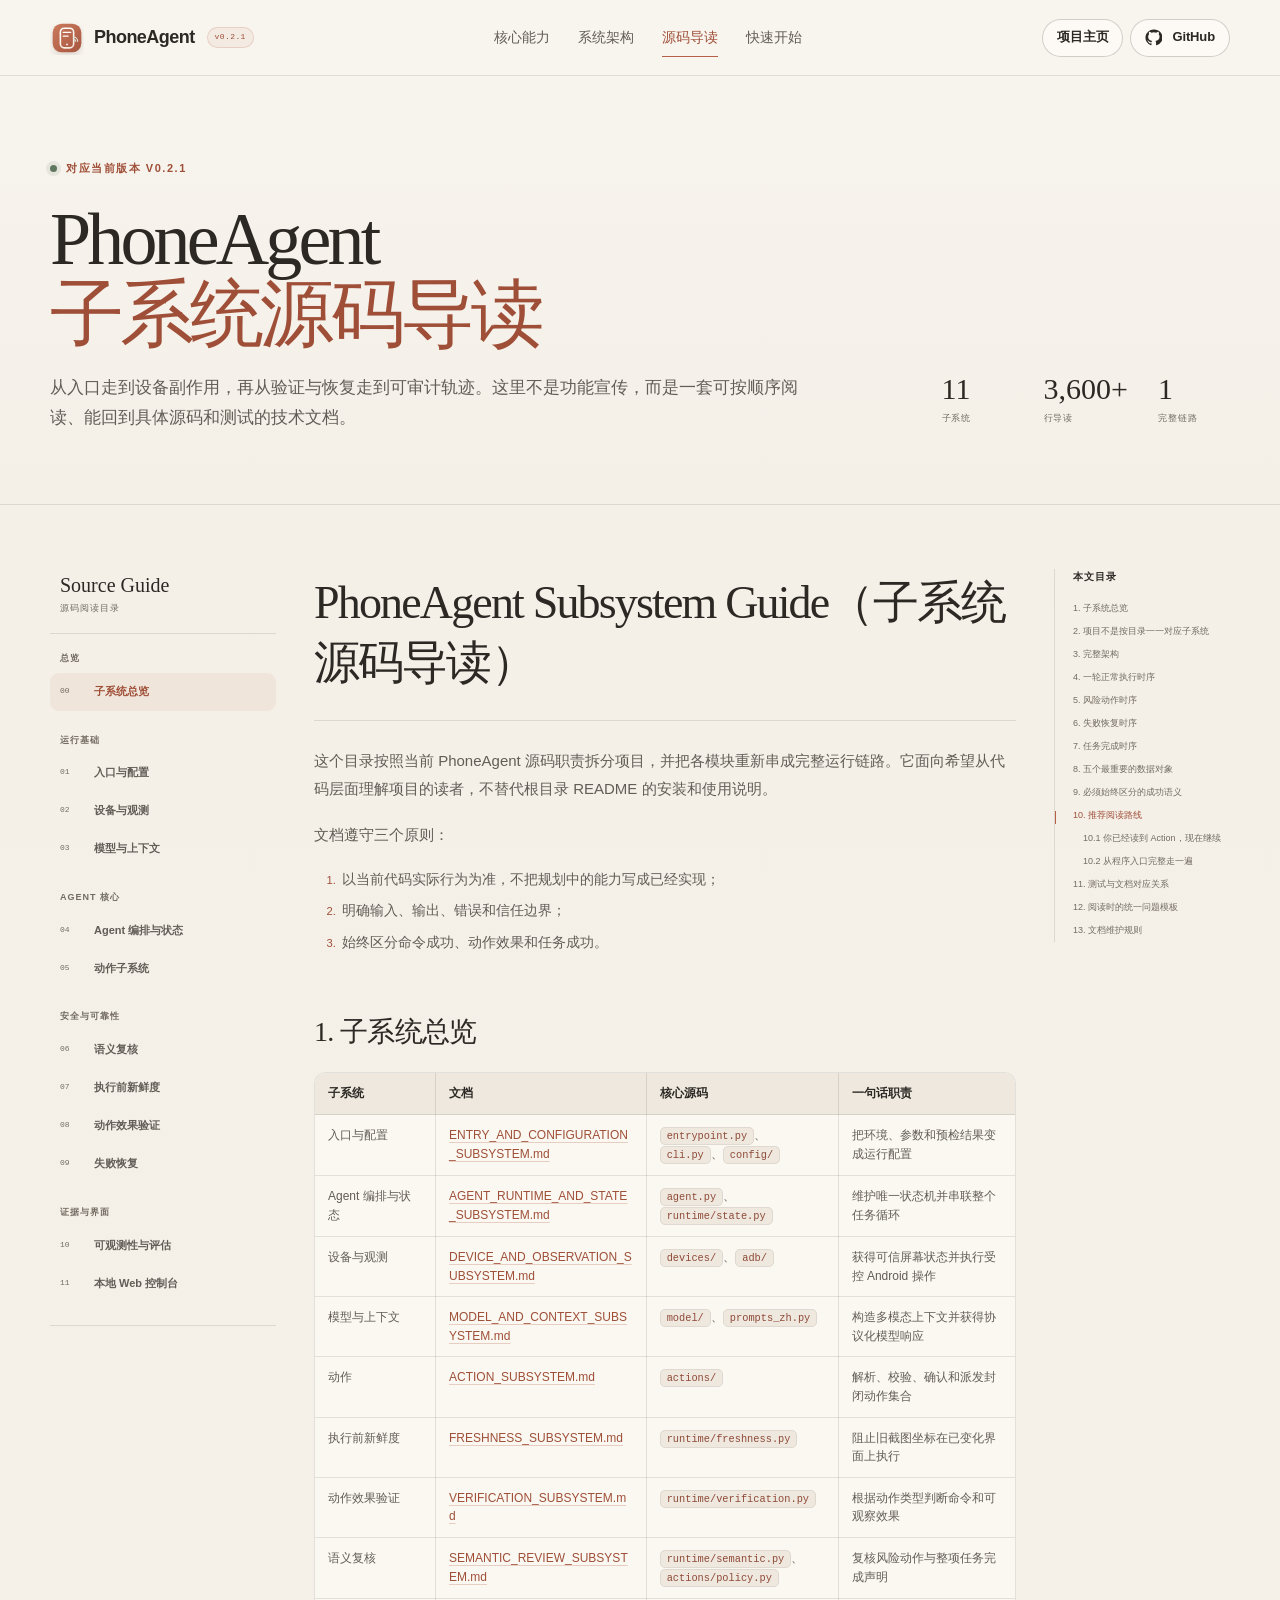
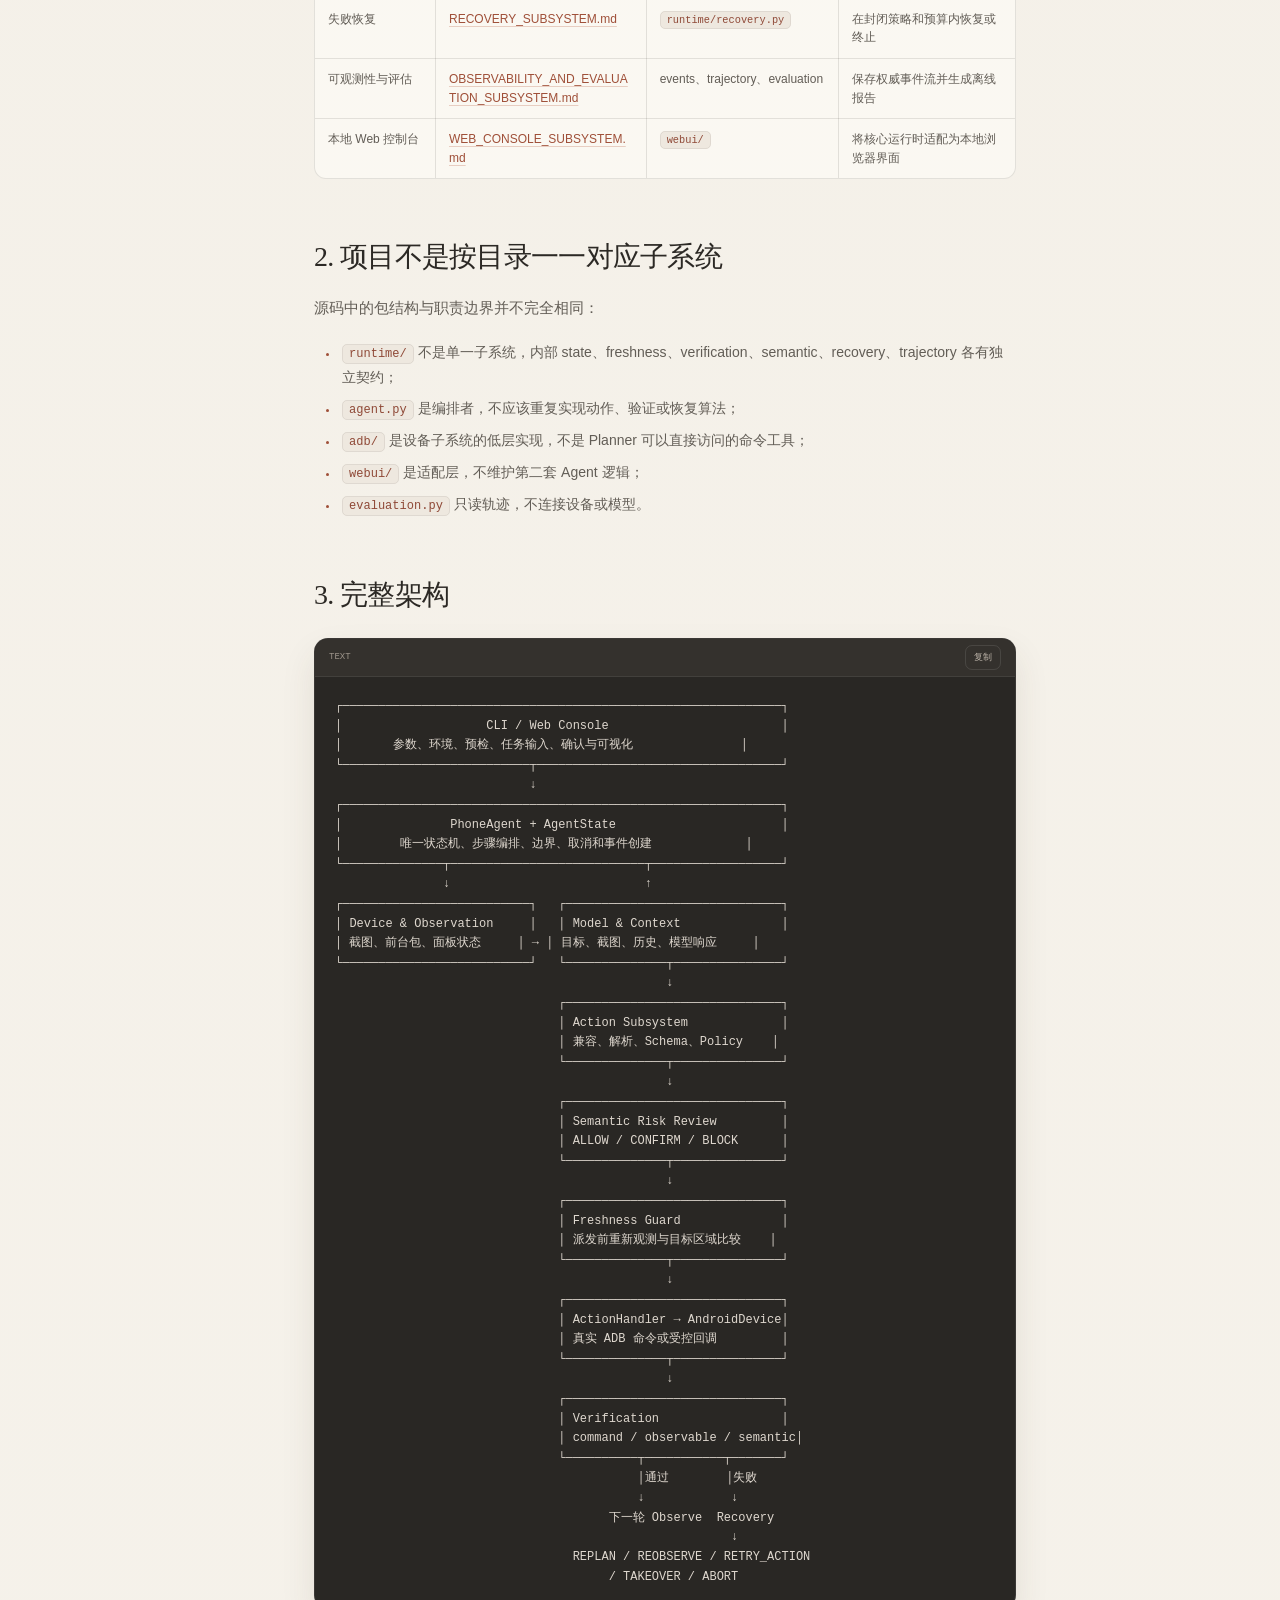
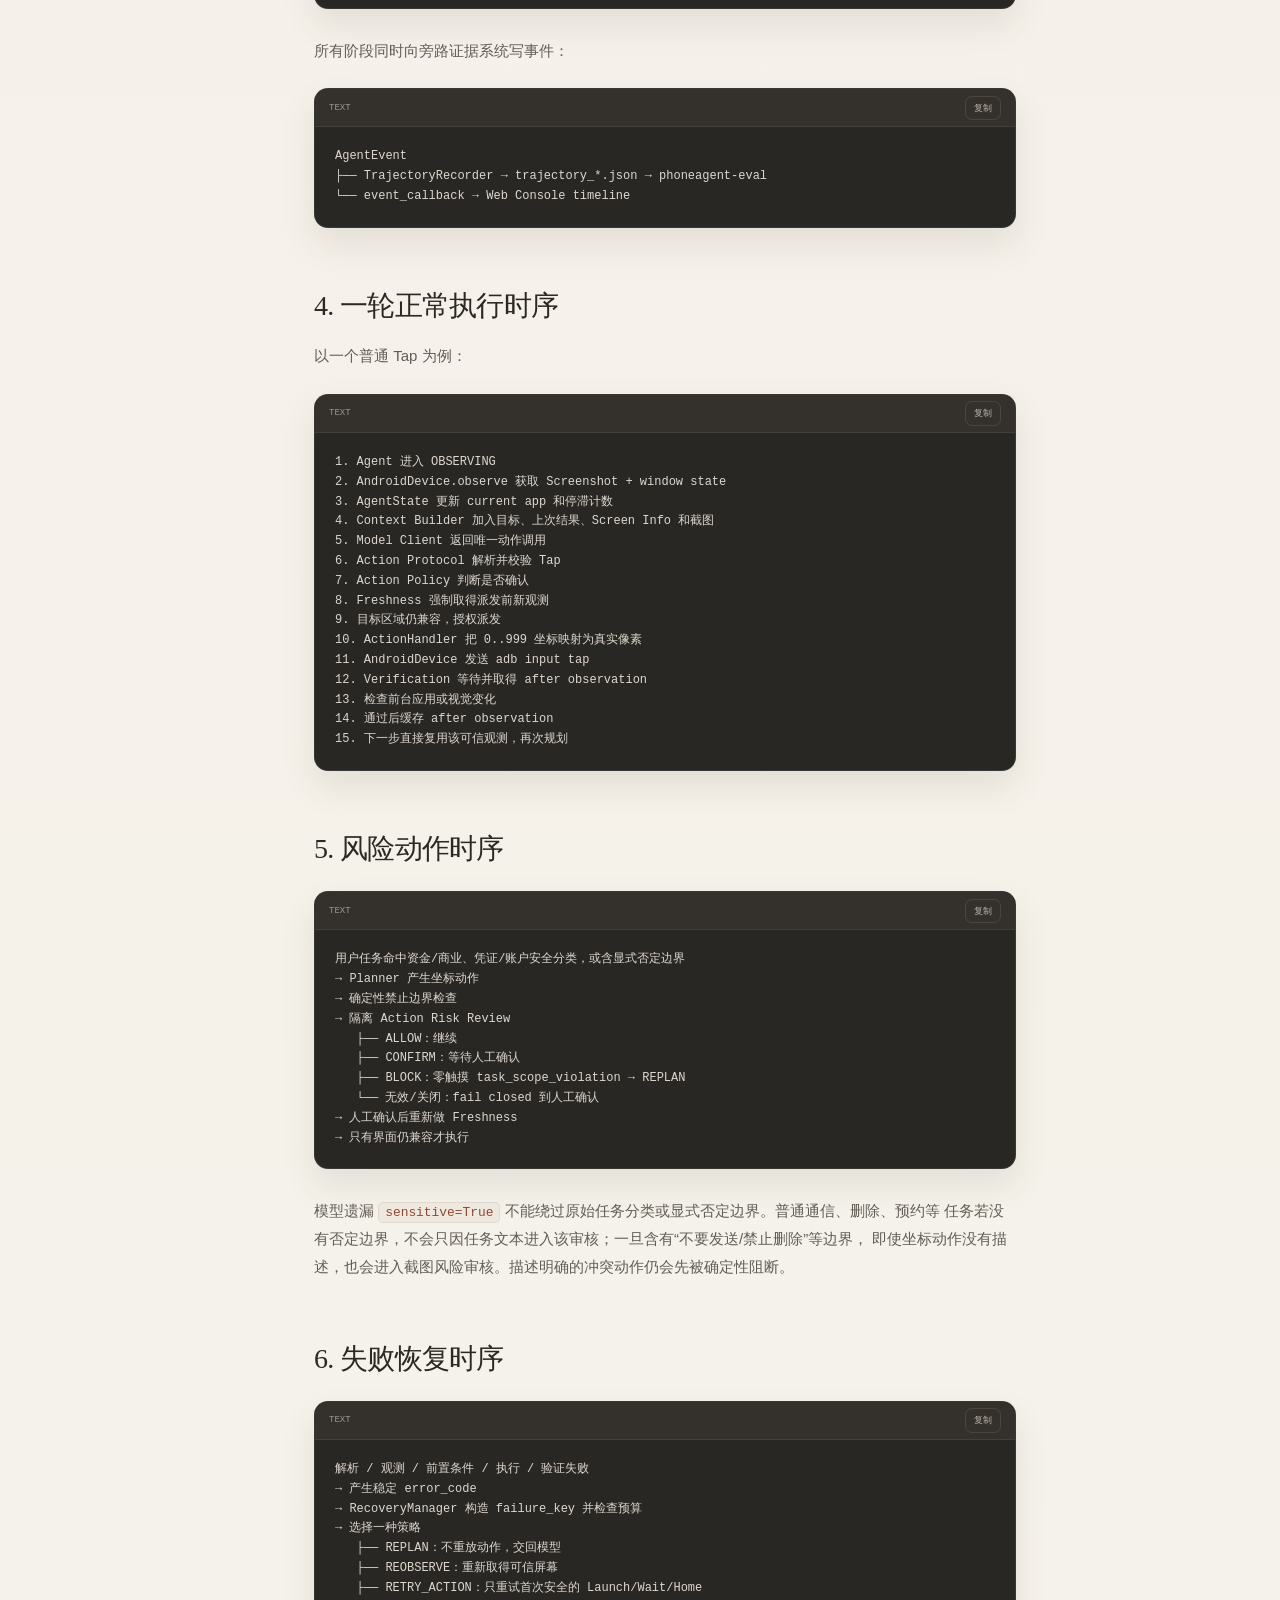
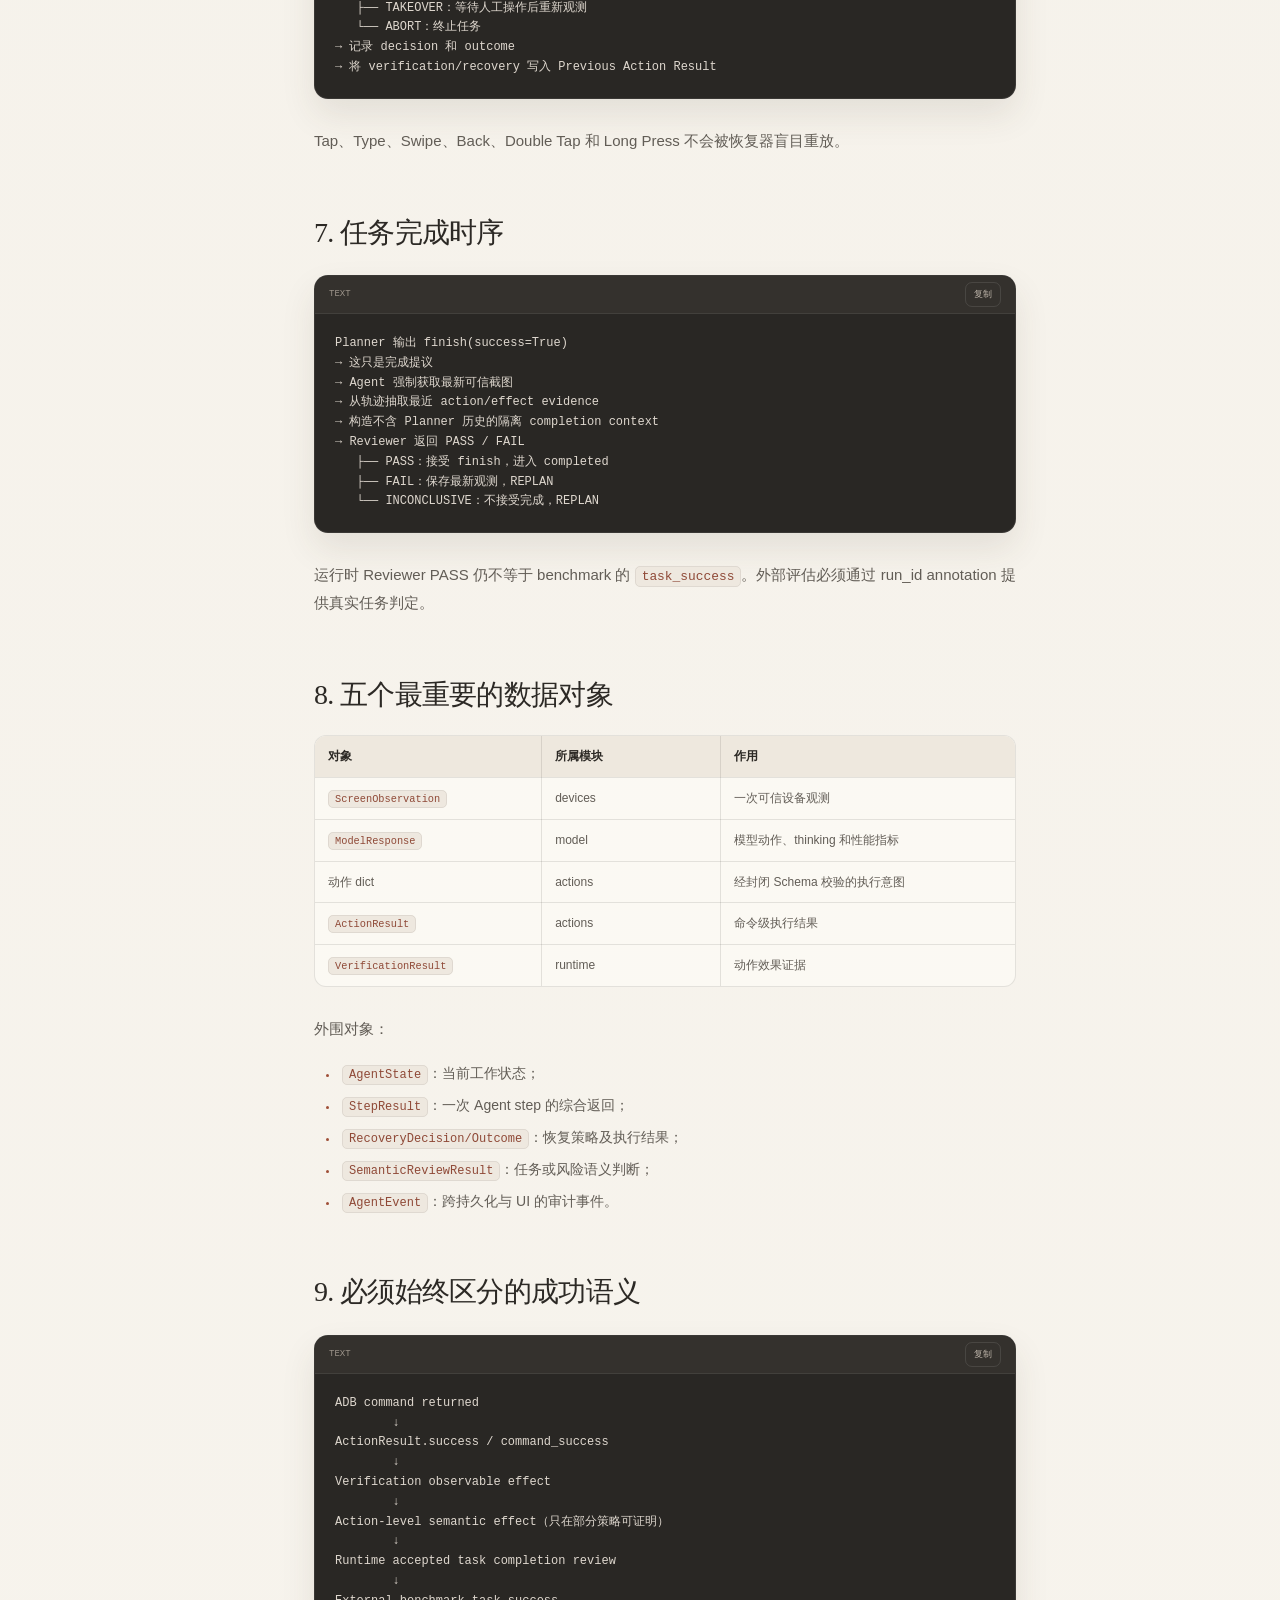
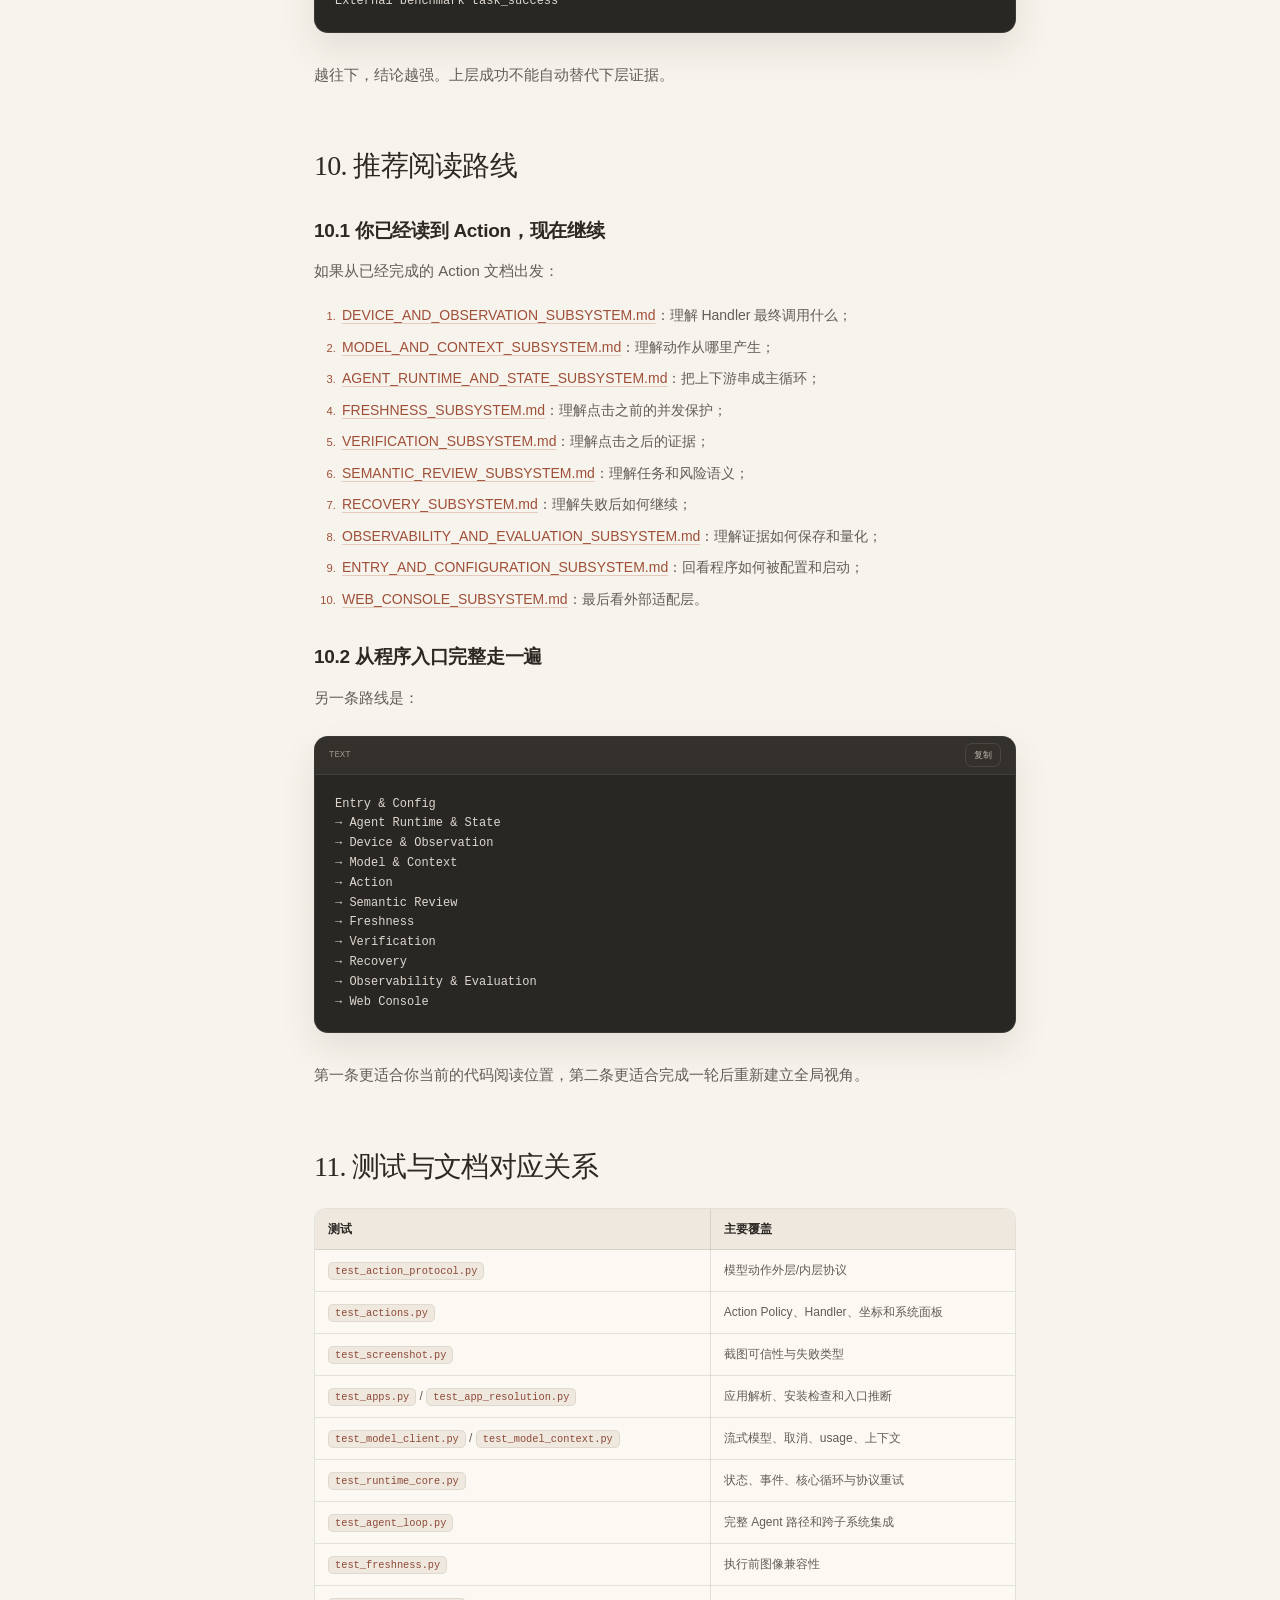
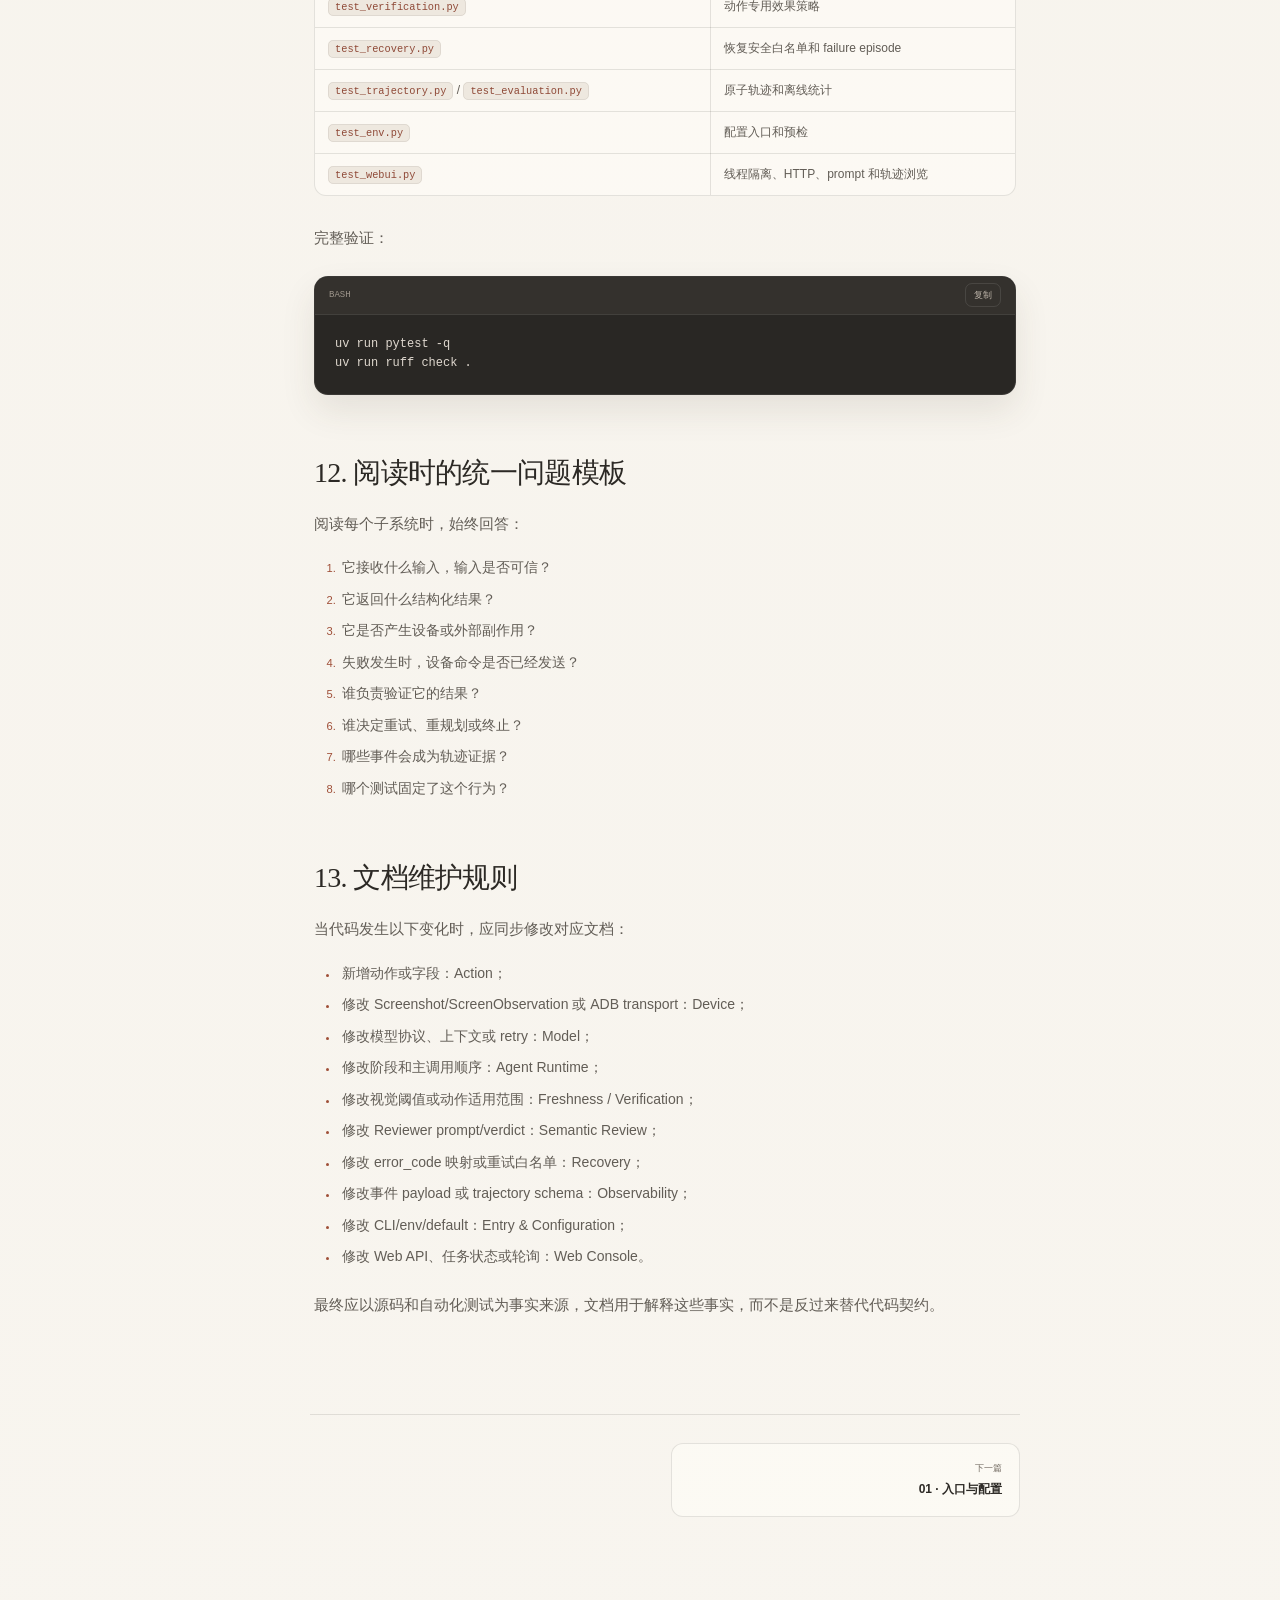
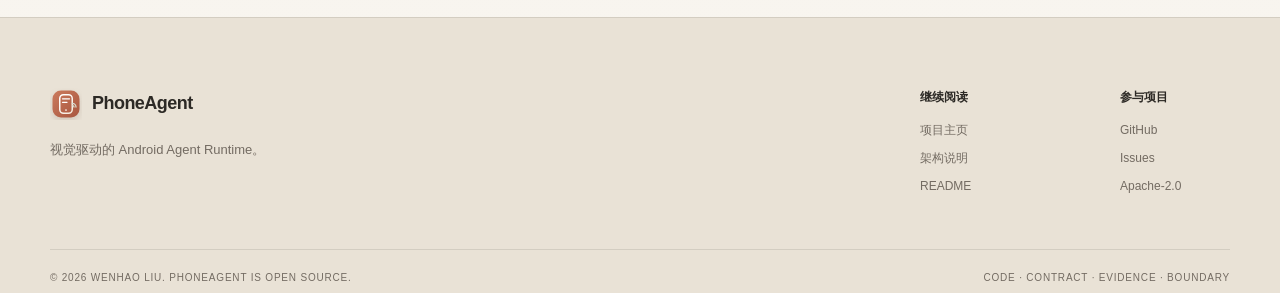
<file: docs/guide.html>
<!doctype html>
<html lang="zh-CN" data-theme="light">
<head>
  <meta charset="utf-8">
  <meta name="viewport" content="width=device-width, initial-scale=1">
  <meta name="theme-color" content="#f4f0e8">
  <meta name="color-scheme" content="light">

  <title>PhoneAgent 源码导读 — 子系统技术文档</title>
  <meta name="description" content="沿着 PhoneAgent 当前源码，系统理解入口、Agent 编排、设备观测、模型上下文、动作、安全、验证、恢复、评估与 Web 控制台。">
  <meta name="author" content="Wenhao Liu">
  <link rel="canonical" href="https://auroraechos.github.io/PhoneAgent/guide.html">

  <meta property="og:type" content="article">
  <meta property="og:url" content="https://auroraechos.github.io/PhoneAgent/guide.html">
  <meta property="og:title" content="PhoneAgent 源码导读">
  <meta property="og:description" content="十一篇依照当前代码编写的 PhoneAgent 子系统技术文档。">
  <meta property="og:image" content="https://auroraechos.github.io/PhoneAgent/assets/og-image.png">
  <meta property="og:image:width" content="1200">
  <meta property="og:image:height" content="630">
  <meta property="og:image:alt" content="PhoneAgent 子系统源码导读">
  <meta property="og:site_name" content="PhoneAgent">
  <meta name="twitter:card" content="summary_large_image">
  <meta name="twitter:image" content="https://auroraechos.github.io/PhoneAgent/assets/og-image.png">

  <link rel="icon" href="assets/favicon.svg" type="image/svg+xml">
  <link rel="preload" href="assets/logo.svg" as="image" type="image/svg+xml">
  <script>document.documentElement.classList.add("js");</script>
  <link rel="stylesheet" href="style.css">
  <script src="script.js?v=20260822" defer></script>
  <script src="guide.js?v=20260822" defer></script>
</head>
<body class="docs-page">
  <div class="scroll-progress" aria-hidden="true"><span data-scroll-progress></span></div>
  <a class="skip-link" href="#docs-content">跳到文档正文</a>

  <header class="site-header docs-header" data-header>
    <div class="container nav-shell">
      <a class="brand" href="./" aria-label="返回 PhoneAgent 项目主页">
        <img src="assets/logo.svg" alt="" width="34" height="34">
        <span>PhoneAgent</span>
      </a>
      <span class="header-release" aria-label="Current release">v0.2.1</span>

      <button class="nav-toggle" type="button" aria-expanded="false" aria-controls="site-nav" data-nav-toggle>
        <span class="sr-only">打开导航</span>
        <span></span><span></span><span></span>
      </button>

      <nav class="site-nav" id="site-nav" aria-label="主导航" data-nav>
        <a href="./#features">核心能力</a>
        <a href="./#architecture">系统架构</a>
        <a class="active" href="guide.html" aria-current="page">源码导读</a>
        <a href="./#quickstart">快速开始</a>
      </nav>

      <div class="nav-actions">
        <a class="button button-ghost button-small" href="./">
          <span>项目主页</span>
        </a>
        <a class="button button-ghost button-small" data-link="github" href="#" target="_blank" rel="noreferrer">
          <svg aria-hidden="true" viewBox="0 0 24 24"><path d="M12 .8a11.4 11.4 0 0 0-3.6 22.2c.6.1.8-.3.8-.6v-2.2c-3.4.7-4.1-1.4-4.1-1.4-.5-1.4-1.3-1.8-1.3-1.8-1.1-.8.1-.8.1-.8 1.2.1 1.9 1.2 1.9 1.2 1.1 1.9 2.8 1.4 3.5 1.1.1-.8.4-1.4.8-1.7-2.7-.3-5.6-1.4-5.6-6.1 0-1.4.5-2.5 1.2-3.4-.1-.3-.5-1.6.1-3.4 0 0 1-.3 3.5 1.3a12.1 12.1 0 0 1 6.4 0c2.4-1.6 3.5-1.3 3.5-1.3.7 1.8.3 3.1.1 3.4.8.9 1.2 2 1.2 3.4 0 4.8-2.9 5.8-5.7 6.1.4.4.8 1.2.8 2.3v3.4c0 .3.2.7.8.6A11.4 11.4 0 0 0 12 .8Z"/></svg>
          <span>GitHub</span>
        </a>
      </div>
    </div>
  </header>

  <main id="main">
    <section class="docs-intro">
      <div class="container docs-intro-grid">
        <div>
          <div class="eyebrow"><span class="status-dot" aria-hidden="true"></span><span>对应当前版本 v0.2.1</span></div>
          <h1>PhoneAgent<br><span>子系统源码导读</span></h1>
          <p>从入口走到设备副作用，再从验证与恢复走到可审计轨迹。这里不是功能宣传，而是一套可按顺序阅读、能回到具体源码和测试的技术文档。</p>
        </div>
        <div class="docs-intro-stats" aria-label="文档统计">
          <div><strong>11</strong><span>子系统</span></div>
          <div><strong>3,600+</strong><span>行导读</span></div>
          <div><strong>1</strong><span>完整链路</span></div>
        </div>
      </div>
    </section>

    <section class="docs-workspace" aria-label="源码导读阅读区">
      <div class="container">
        <button class="docs-directory-toggle" type="button" aria-expanded="false" aria-controls="docs-sidebar" data-docs-nav-toggle>
          <span>选择子系统</span>
          <svg aria-hidden="true" viewBox="0 0 24 24"><path d="m6 9 6 6 6-6"/></svg>
        </button>

        <div class="docs-layout">
          <aside class="docs-sidebar" id="docs-sidebar" data-docs-sidebar>
            <div class="docs-sidebar-inner">
              <div class="docs-sidebar-title"><span>Source Guide</span><small>源码阅读目录</small></div>

              <nav class="docs-directory" aria-label="子系统文档">
                <div class="docs-directory-group">
                  <span>总览</span>
                  <a href="guide.html?doc=overview" data-doc-link="overview"><i>00</i><b>子系统总览</b></a>
                </div>
                <div class="docs-directory-group">
                  <span>运行基础</span>
                  <a href="guide.html?doc=entry" data-doc-link="entry"><i>01</i><b>入口与配置</b></a>
                  <a href="guide.html?doc=device" data-doc-link="device"><i>02</i><b>设备与观测</b></a>
                  <a href="guide.html?doc=model" data-doc-link="model"><i>03</i><b>模型与上下文</b></a>
                </div>
                <div class="docs-directory-group">
                  <span>Agent 核心</span>
                  <a href="guide.html?doc=agent" data-doc-link="agent"><i>04</i><b>Agent 编排与状态</b></a>
                  <a href="guide.html?doc=action" data-doc-link="action"><i>05</i><b>动作子系统</b></a>
                </div>
                <div class="docs-directory-group">
                  <span>安全与可靠性</span>
                  <a href="guide.html?doc=semantic" data-doc-link="semantic"><i>06</i><b>语义复核</b></a>
                  <a href="guide.html?doc=freshness" data-doc-link="freshness"><i>07</i><b>执行前新鲜度</b></a>
                  <a href="guide.html?doc=verification" data-doc-link="verification"><i>08</i><b>动作效果验证</b></a>
                  <a href="guide.html?doc=recovery" data-doc-link="recovery"><i>09</i><b>失败恢复</b></a>
                </div>
                <div class="docs-directory-group">
                  <span>证据与界面</span>
                  <a href="guide.html?doc=observability" data-doc-link="observability"><i>10</i><b>可观测性与评估</b></a>
                  <a href="guide.html?doc=web" data-doc-link="web"><i>11</i><b>本地 Web 控制台</b></a>
                </div>
              </nav>

              <a class="docs-sidebar-github" data-guide-source href="#" target="_blank" rel="noreferrer">
                <span>在 GitHub 查看原始文档</span><span>↗</span>
              </a>
            </div>
          </aside>

          <article class="docs-article" id="docs-content" tabindex="-1" data-doc-content aria-live="polite">
            <div class="docs-loading" data-doc-loading>
              <span></span>
              <p>正在加载源码导读……</p>
            </div>
          </article>

          <aside class="docs-toc" aria-label="本文目录">
            <div class="docs-toc-inner">
              <span>本文目录</span>
              <nav data-doc-toc></nav>
            </div>
          </aside>
        </div>

        <nav class="docs-pager" aria-label="上一篇和下一篇" data-doc-pager></nav>
      </div>
    </section>
  </main>

  <footer class="site-footer docs-footer">
    <div class="container footer-grid">
      <div class="footer-brand">
        <a class="brand" href="./"><img src="assets/logo.svg" alt="" width="32" height="32"><span>PhoneAgent</span></a>
        <p>视觉驱动的 Android Agent Runtime。</p>
      </div>
      <div class="footer-links">
        <div><b>继续阅读</b><a href="./">项目主页</a><a href="ARCHITECTURE.md" target="_blank" rel="noreferrer">架构说明</a><a data-link="readme" href="#" target="_blank" rel="noreferrer">README</a></div>
        <div><b>参与项目</b><a data-link="github" href="#" target="_blank" rel="noreferrer">GitHub</a><a data-link="issues" href="#" target="_blank" rel="noreferrer">Issues</a><a data-link="license" href="#" target="_blank" rel="noreferrer">Apache-2.0</a></div>
      </div>
    </div>
    <div class="container footer-bottom">
      <span>© <span data-current-year></span> Wenhao Liu. PhoneAgent is open source.</span>
      <span>Code · Contract · Evidence · Boundary</span>
    </div>
  </footer>

  <button class="back-to-top" type="button" data-back-to-top aria-label="返回顶部">
    <svg aria-hidden="true" viewBox="0 0 24 24"><path d="m6 14 6-6 6 6"/></svg>
  </button>

  <noscript>
    <div class="docs-noscript">此阅读页需要 JavaScript 来渲染仓库中的 Markdown。你仍可在 <a href="https://github.com/AuroraEchos/PhoneAgent/tree/main/docs/subsystems">GitHub</a> 阅读全部原始文档。</div>
  </noscript>
</body>
</html>
</file>
<file: docs/style.css>
:root {
  --bg: #080b12;
  --bg-deep: #05070c;
  --surface: rgba(17, 22, 35, 0.72);
  --surface-solid: #111623;
  --surface-raised: #171d2d;
  --surface-soft: #0d111b;
  --border: rgba(255, 255, 255, 0.09);
  --border-strong: rgba(255, 255, 255, 0.15);
  --text: #f5f7fb;
  --text-soft: #a9b1c3;
  --text-muted: #727c91;
  --violet: #8b7cff;
  --violet-bright: #a99fff;
  --cyan: #4dd8e6;
  --blue: #5c9cff;
  --green: #5fdd9d;
  --orange: #ffad66;
  --pink: #f277b8;
  --danger: #ff7a8a;
  --shadow: 0 30px 80px rgba(0, 0, 0, 0.38);
  --radius-lg: 28px;
  --radius-md: 20px;
  --radius-sm: 14px;
  --container: 1180px;
  --header-height: 76px;
  --ease: cubic-bezier(.22, 1, .36, 1);
}

* { box-sizing: border-box; }
html { scroll-behavior: smooth; scroll-padding-top: calc(var(--header-height) + 24px); }
body {
  margin: 0;
  min-width: 320px;
  background: var(--bg);
  color: var(--text);
  font-family: Inter, ui-sans-serif, -apple-system, BlinkMacSystemFont, "Segoe UI", "Noto Sans", "Helvetica Neue", Arial, sans-serif;
  font-size: 16px;
  line-height: 1.6;
  -webkit-font-smoothing: antialiased;
  text-rendering: optimizeLegibility;
  overflow-x: hidden;
}

::selection { background: rgba(139, 124, 255, .32); color: #fff; }
a { color: inherit; text-decoration: none; }
button, input, textarea, select { font: inherit; }
button { color: inherit; }
img, svg { display: block; }
svg { fill: none; stroke: currentColor; stroke-width: 1.8; stroke-linecap: round; stroke-linejoin: round; }

.sr-only {
  position: absolute;
  width: 1px;
  height: 1px;
  padding: 0;
  margin: -1px;
  overflow: hidden;
  clip: rect(0, 0, 0, 0);
  white-space: nowrap;
  border: 0;
}

.skip-link {
  position: fixed;
  z-index: 1000;
  top: 12px;
  left: 12px;
  transform: translateY(-150%);
  padding: 10px 16px;
  border-radius: 10px;
  background: #fff;
  color: #000;
  transition: transform .2s ease;
}
.skip-link:focus { transform: translateY(0); }

.container { width: min(calc(100% - 40px), var(--container)); margin-inline: auto; }
.section { position: relative; padding: 112px 0; }
.section-soft {
  background:
    linear-gradient(180deg, rgba(255,255,255,.018), transparent 16%, transparent 84%, rgba(255,255,255,.012)),
    var(--surface-soft);
  border-block: 1px solid rgba(255,255,255,.045);
}

.ambient {
  position: absolute;
  pointer-events: none;
  border-radius: 999px;
  filter: blur(140px);
  opacity: .15;
}
.ambient-one { top: 20px; right: -140px; width: 520px; height: 520px; background: var(--violet); }
.ambient-two { top: 560px; left: -260px; width: 520px; height: 520px; background: #1759a7; opacity: .12; }

.site-header {
  position: fixed;
  z-index: 100;
  top: 0;
  left: 0;
  width: 100%;
  height: var(--header-height);
  border-bottom: 1px solid transparent;
  transition: background .3s ease, border-color .3s ease, box-shadow .3s ease;
}
.site-header.scrolled {
  background: rgba(8, 11, 18, .78);
  border-color: var(--border);
}
.nav-shell { height: 100%; display: flex; align-items: center; gap: 30px; }
.brand { display: inline-flex; align-items: center; gap: 10px; font-weight: 760; letter-spacing: -.03em; font-size: 18px; white-space: nowrap; }
.brand img { filter: drop-shadow(0 8px 20px rgba(139,124,255,.25)); }
.site-nav { display: flex; align-items: center; gap: 28px; margin-inline: auto; }
.site-nav a { color: var(--text-soft); font-size: 14px; font-weight: 560; transition: color .2s ease; }
.site-nav a:hover, .site-nav a:focus-visible { color: var(--text); }
.nav-actions { display: flex; align-items: center; gap: 10px; }
.language-toggle {
  height: 38px;
  min-width: 54px;
  padding: 0 12px;
  border: 1px solid var(--border);
  border-radius: 999px;
  background: rgba(255,255,255,.025);
  color: var(--text-soft);
  cursor: pointer;
  font-size: 13px;
  transition: border-color .2s ease, color .2s ease, background .2s ease;
}
.language-toggle:hover { border-color: var(--border-strong); color: var(--text); background: rgba(255,255,255,.05); }
.nav-toggle { display: none; width: 42px; height: 42px; border: 0; background: transparent; cursor: pointer; padding: 9px; }
.nav-toggle span:not(.sr-only) { display: block; width: 22px; height: 1.5px; margin: 5px auto; background: currentColor; transition: transform .25s ease, opacity .25s ease; }

.button {
  display: inline-flex;
  align-items: center;
  justify-content: center;
  gap: 10px;
  min-height: 48px;
  padding: 0 20px;
  border: 1px solid transparent;
  border-radius: 13px;
  font-weight: 650;
  font-size: 14px;
  letter-spacing: -.01em;
  transition: transform .2s var(--ease), background .2s ease, border-color .2s ease, box-shadow .2s ease;
}
.button:hover { transform: translateY(-2px); }
.button:focus-visible, .language-toggle:focus-visible, .copy-button:focus-visible, .nav-toggle:focus-visible { outline: 2px solid var(--violet-bright); outline-offset: 3px; }
.button svg { width: 18px; height: 18px; }
.button-primary {
  color: #fff;
  background: linear-gradient(135deg, #7667f5, #9c72f2);
  box-shadow: 0 14px 34px rgba(116, 91, 238, .27), inset 0 1px rgba(255,255,255,.18);
}
.button-primary:hover { box-shadow: 0 18px 42px rgba(116, 91, 238, .38), inset 0 1px rgba(255,255,255,.18); }
.button-secondary { border-color: var(--border-strong); background: rgba(255,255,255,.035); color: var(--text); }
.button-secondary:hover { background: rgba(255,255,255,.065); border-color: rgba(255,255,255,.23); }
.button-ghost { color: var(--text-soft); background: rgba(255,255,255,.02); border-color: var(--border); }
.button-small { min-height: 38px; padding: 0 14px; font-size: 13px; border-radius: 11px; }
.button-ghost svg { width: 17px; height: 17px; fill: currentColor; stroke: none; }

.hero { min-height: 100vh; display: flex; flex-direction: column; justify-content: center; padding-top: calc(var(--header-height) + 70px); overflow: hidden; }
.hero::before {
  content: "";
  position: absolute;
  inset: 0;
  pointer-events: none;
  background-image: linear-gradient(rgba(255,255,255,.025) 1px, transparent 1px), linear-gradient(90deg, rgba(255,255,255,.025) 1px, transparent 1px);
  background-size: 64px 64px;
  -webkit-mask-image: radial-gradient(circle at 72% 42%, black, transparent 58%);
  mask-image: radial-gradient(circle at 72% 42%, black, transparent 58%);
}
.hero-grid { display: grid; grid-template-columns: minmax(0, 1.03fr) minmax(430px, .97fr); align-items: center; gap: 70px; }
.hero-copy { position: relative; z-index: 2; }
.eyebrow, .section-kicker { display: inline-flex; align-items: center; gap: 9px; color: var(--violet-bright); text-transform: uppercase; letter-spacing: .14em; font-size: 11px; font-weight: 760; }
.status-dot { width: 7px; height: 7px; border-radius: 50%; background: var(--green); box-shadow: 0 0 0 5px rgba(95,221,157,.1), 0 0 18px rgba(95,221,157,.65); }
.hero h1 { margin: 22px 0 24px; max-width: 760px; font-size: clamp(46px, 6vw, 78px); line-height: .99; letter-spacing: -.058em; font-weight: 760; }
.hero h1 span { display: block; }
.gradient-text { padding-bottom: .07em; background: linear-gradient(100deg, #fff 4%, #b9afff 48%, #70dce6 100%); background-clip: text; -webkit-background-clip: text; color: transparent; }
.hero-lead { max-width: 670px; margin: 0; color: var(--text-soft); font-size: clamp(17px, 1.8vw, 20px); line-height: 1.75; }
.hero-actions { display: flex; flex-wrap: wrap; gap: 12px; margin-top: 34px; }
.hero-actions .button-primary svg { fill: currentColor; stroke: none; }
.hero-meta { display: flex; flex-wrap: wrap; gap: 30px; margin-top: 42px; padding-top: 25px; border-top: 1px solid var(--border); }
.hero-meta div { display: flex; flex-direction: column; gap: 1px; }
.hero-meta strong { font-size: 13px; font-weight: 650; }
.hero-meta span { color: var(--text-muted); font-size: 11px; text-transform: uppercase; letter-spacing: .12em; }

.hero-visual { position: relative; min-height: 650px; display: flex; align-items: center; justify-content: center; }
.demo-orbit { position: absolute; border: 1px solid rgba(139,124,255,.13); border-radius: 50%; }
.orbit-one { width: 570px; height: 570px; animation: spin 28s linear infinite; }
.orbit-two { width: 430px; height: 430px; border-style: dashed; border-color: rgba(77,216,230,.14); animation: spinReverse 23s linear infinite; }
.orbit-one::before, .orbit-two::before { content: ""; position: absolute; width: 7px; height: 7px; border-radius: 50%; top: 50%; left: -4px; background: var(--violet); box-shadow: 0 0 18px var(--violet); }
.orbit-two::before { left: auto; right: -4px; background: var(--cyan); box-shadow: 0 0 18px var(--cyan); }
.phone-frame { position: relative; z-index: 2; transform: perspective(1200px) rotateY(-7deg) rotateX(2deg); filter: drop-shadow(0 40px 62px rgba(0,0,0,.55)); }
.phone-hardware { position: relative; width: 294px; height: 598px; padding: 8px; border: 1px solid rgba(255,255,255,.18); border-radius: 45px; background: linear-gradient(145deg, #343a48, #11141b 42%, #282d37); box-shadow: inset 0 0 0 1px rgba(0,0,0,.65), inset 0 0 12px rgba(255,255,255,.08); }
.phone-hardware::before, .phone-hardware::after { content: ""; position: absolute; left: -3px; width: 3px; border-radius: 2px 0 0 2px; background: #343a45; }
.phone-hardware::before { top: 130px; height: 60px; }
.phone-hardware::after { top: 205px; height: 86px; }
.phone-screen { position: relative; overflow: hidden; width: 100%; height: 100%; border-radius: 37px; background: linear-gradient(160deg, #13192a, #080a10 58%); }
.phone-screen::before { content: ""; position: absolute; inset: 0; background: radial-gradient(circle at 80% 20%, rgba(139,124,255,.16), transparent 32%), radial-gradient(circle at 10% 75%, rgba(77,216,230,.08), transparent 28%); }
.phone-speaker { position: absolute; z-index: 5; top: 15px; left: 50%; width: 66px; height: 20px; transform: translateX(-50%); border-radius: 0 0 13px 13px; background: #07080c; }
.phone-camera { position: absolute; z-index: 6; top: 20px; left: calc(50% + 18px); width: 5px; height: 5px; border-radius: 50%; background: #1b2849; box-shadow: 0 0 0 2px #090b11; }
.screen-status { position: relative; z-index: 2; height: 44px; display: flex; align-items: center; justify-content: space-between; padding: 0 20px; color: rgba(255,255,255,.75); font-size: 9px; font-weight: 650; }
.screen-status div { display: flex; align-items: center; gap: 6px; }
.signal-bars { font-size: 6px; letter-spacing: -1px; }
.agent-screen { position: relative; z-index: 2; padding: 7px 16px 24px; }
.screen-heading { display: flex; align-items: center; gap: 9px; padding-bottom: 14px; border-bottom: 1px solid rgba(255,255,255,.08); }
.mini-logo { width: 30px; height: 30px; display: grid; place-items: center; border-radius: 9px; background: rgba(139,124,255,.12); border: 1px solid rgba(139,124,255,.2); }
.mini-logo img { width: 21px; height: 21px; }
.screen-heading > div:nth-child(2) { display: flex; flex-direction: column; line-height: 1.2; }
.screen-heading b { font-size: 11px; }
.screen-heading span { color: var(--text-muted); font-size: 7.5px; }
.live-pill { margin-left: auto; padding: 3px 6px; border: 1px solid rgba(95,221,157,.2); border-radius: 999px; background: rgba(95,221,157,.07); color: var(--green) !important; font-size: 6px !important; letter-spacing: .12em; }
.task-card { margin-top: 16px; padding: 13px; border: 1px solid rgba(139,124,255,.17); border-radius: 12px; background: linear-gradient(135deg, rgba(139,124,255,.1), rgba(255,255,255,.025)); }
.task-label { display: block; color: var(--violet-bright); font-size: 6px; font-weight: 760; letter-spacing: .18em; }
.task-card p { margin: 7px 0 0; color: #e9ebf3; font-size: 9px; line-height: 1.5; }
.loop-stack { margin-top: 14px; display: grid; gap: 7px; }
.loop-row { min-height: 52px; display: grid; grid-template-columns: 28px 1fr auto; align-items: center; gap: 9px; padding: 8px 10px; border: 1px solid rgba(255,255,255,.065); border-radius: 10px; background: rgba(255,255,255,.025); opacity: .68; }
.loop-row.active { opacity: .9; }
.loop-row.processing { opacity: 1; border-color: rgba(139,124,255,.35); background: rgba(139,124,255,.09); box-shadow: 0 0 24px rgba(139,124,255,.08); }
.step-number { width: 25px; height: 25px; display: grid; place-items: center; border-radius: 7px; background: rgba(255,255,255,.04); color: var(--text-muted); font-size: 7px; font-family: ui-monospace, SFMono-Regular, Menlo, monospace; }
.loop-row > div { display: flex; flex-direction: column; line-height: 1.25; }
.loop-row b { font-size: 8.5px; }
.loop-row small { color: var(--text-muted); font-size: 6.5px; }
.step-state { color: var(--green); font-size: 6.5px; text-transform: uppercase; letter-spacing: .1em; }
.spinner { width: 13px; height: 13px; border: 1.5px solid rgba(255,255,255,.12); border-top-color: var(--violet-bright); border-radius: 50%; animation: spin 1s linear infinite; }
.action-console { margin-top: 14px; overflow: hidden; border: 1px solid rgba(255,255,255,.07); border-radius: 10px; background: rgba(4,6,11,.7); }
.console-head { height: 24px; display: flex; align-items: center; gap: 4px; padding: 0 8px; border-bottom: 1px solid rgba(255,255,255,.055); }
.console-head span { width: 5px; height: 5px; border-radius: 50%; background: #4f5668; }
.console-head span:first-child { background: #ff7e78; }.console-head span:nth-child(2) { background: #f5c766; }.console-head span:nth-child(3) { background: #5fd69a; }
.console-head em { margin-left: auto; color: var(--text-muted); font-size: 6px; font-style: normal; }
.action-console code { display: block; padding: 11px 9px; color: #c5beff; font-size: 6.7px; white-space: nowrap; }
.screen-homebar { position: absolute; z-index: 3; bottom: 6px; left: 50%; width: 88px; height: 3px; transform: translateX(-50%); border-radius: 3px; background: rgba(255,255,255,.46); }
.runtime-card { position: absolute; z-index: 4; display: flex; align-items: center; gap: 10px; min-width: 214px; padding: 12px 13px; border: 1px solid rgba(255,255,255,.12); border-radius: 14px; background: rgba(17,22,35,.96); box-shadow: 0 20px 42px rgba(0,0,0,.3); }
.runtime-card-top { top: 89px; left: 1px; animation: float 5s ease-in-out infinite; }
.runtime-card-bottom { right: -8px; bottom: 85px; animation: float 5.8s ease-in-out infinite reverse; }
.runtime-icon { width: 34px; height: 34px; display: grid; place-items: center; border-radius: 10px; }
.runtime-icon svg { width: 18px; height: 18px; }
.runtime-icon-observe { color: var(--cyan); background: rgba(77,216,230,.1); }
.runtime-icon-verify { color: var(--green); background: rgba(95,221,157,.1); }
.runtime-card > div { display: flex; flex-direction: column; line-height: 1.25; }
.runtime-card b { font-size: 10px; }.runtime-card span { color: var(--text-muted); font-size: 7px; }
.runtime-check { margin-left: auto; width: 19px; height: 19px; display: grid; place-items: center; border-radius: 50%; background: rgba(95,221,157,.1); color: var(--green) !important; font-size: 9px !important; }
.confidence { margin-left: auto; color: var(--green) !important; font-family: ui-monospace, monospace; font-size: 9px !important; }
.loop-strip { margin-top: 50px; min-height: 72px; display: flex; align-items: center; justify-content: center; gap: 18px; padding: 14px 22px; border: 1px solid var(--border); border-radius: 18px; background: rgba(255,255,255,.018); }
.loop-strip div { display: flex; align-items: center; gap: 9px; white-space: nowrap; }
.loop-strip span { color: var(--violet-bright); font-family: ui-monospace, monospace; font-size: 10px; }
.loop-strip b { font-size: 12px; font-weight: 600; }
.loop-strip i { width: min(6vw, 70px); height: 1px; background: linear-gradient(90deg, var(--border-strong), rgba(255,255,255,.025)); }

.section-heading { max-width: 720px; margin-bottom: 54px; }
.section-heading h2, .architecture-copy h2, .trajectory-copy h2, .limitations-heading h2, .cta-copy h2 { margin: 14px 0 18px; font-size: clamp(34px, 4.2vw, 54px); line-height: 1.08; letter-spacing: -.045em; }
.section-heading p, .architecture-copy > p, .trajectory-copy > p, .limitations-heading > p, .cta-copy > p { margin: 0; color: var(--text-soft); font-size: 17px; line-height: 1.75; }
.feature-grid { display: grid; grid-template-columns: repeat(3, 1fr); gap: 16px; }
.feature-card { position: relative; overflow: hidden; min-height: 310px; padding: 26px; border: 1px solid var(--border); border-radius: var(--radius-md); background: linear-gradient(145deg, rgba(255,255,255,.04), rgba(255,255,255,.015)); transition: transform .25s var(--ease), border-color .25s ease, background .25s ease; }
.feature-card::before { content: ""; position: absolute; top: -120px; right: -120px; width: 240px; height: 240px; border-radius: 50%; background: radial-gradient(circle, rgba(139,124,255,.08), transparent 70%); opacity: 0; transition: opacity .3s ease; }
.feature-card:hover { transform: translateY(-5px); border-color: rgba(255,255,255,.16); background: linear-gradient(145deg, rgba(255,255,255,.055), rgba(255,255,255,.02)); }
.feature-card:hover::before { opacity: 1; }
.feature-card-wide { grid-column: span 2; display: grid; grid-template-columns: auto 1fr 180px; gap: 20px; align-items: start; }
.feature-icon { position: relative; z-index: 1; width: 44px; height: 44px; display: grid; place-items: center; border-radius: 13px; }
.feature-icon svg { width: 22px; height: 22px; }
.feature-violet { color: var(--violet-bright); background: rgba(139,124,255,.1); border: 1px solid rgba(139,124,255,.14); }
.feature-blue { color: var(--blue); background: rgba(92,156,255,.1); border: 1px solid rgba(92,156,255,.14); }
.feature-cyan { color: var(--cyan); background: rgba(77,216,230,.1); border: 1px solid rgba(77,216,230,.14); }
.feature-green { color: var(--green); background: rgba(95,221,157,.1); border: 1px solid rgba(95,221,157,.14); }
.feature-orange { color: var(--orange); background: rgba(255,173,102,.1); border: 1px solid rgba(255,173,102,.14); }
.feature-pink { color: var(--pink); background: rgba(242,119,184,.1); border: 1px solid rgba(242,119,184,.14); }
.feature-number { position: absolute; top: 27px; right: 27px; color: var(--text-muted); font-family: ui-monospace, monospace; font-size: 10px; }
.feature-card h3 { margin: 24px 0 10px; font-size: 19px; letter-spacing: -.025em; }
.feature-card-wide h3 { margin-top: 4px; }
.feature-card p { margin: 0; color: var(--text-soft); font-size: 14px; line-height: 1.72; }
.inline-code { display: block; margin-top: 24px; padding: 12px 13px; overflow: hidden; border: 1px solid rgba(255,255,255,.07); border-radius: 10px; background: rgba(2,4,8,.45); color: #bbb3ff; font-size: 11px; text-overflow: ellipsis; white-space: nowrap; }
.mini-grounding { align-self: center; width: 170px; }
.grounding-screen { position: relative; height: 150px; overflow: hidden; border: 1px solid rgba(255,255,255,.09); border-radius: 18px; background: linear-gradient(145deg, #1a2132, #0d111b); }
.grounding-screen::before, .grounding-screen::after { content: ""; position: absolute; left: 18px; right: 18px; height: 9px; border-radius: 4px; background: rgba(255,255,255,.06); }
.grounding-screen::before { top: 22px; }.grounding-screen::after { top: 42px; right: 55px; }
.ground-box { position: absolute; width: 34px; height: 34px; border-radius: 9px; background: rgba(255,255,255,.055); }
.box-one { left: 22px; top: 72px; }.box-two { left: 68px; top: 72px; }
.ground-target { position: absolute; right: 19px; top: 65px; width: 48px; height: 48px; border: 1.5px solid var(--cyan); border-radius: 11px; box-shadow: 0 0 20px rgba(77,216,230,.16); }
.ground-target::before, .ground-target::after { content: ""; position: absolute; background: var(--cyan); }
.ground-target::before { left: 50%; top: -7px; bottom: -7px; width: 1px; }.ground-target::after { top: 50%; left: -7px; right: -7px; height: 1px; }
.grounding-label { display: flex; align-items: center; gap: 7px; margin-top: 9px; color: var(--text-muted); font-family: ui-monospace, monospace; font-size: 8px; }
.grounding-label span { width: 5px; height: 5px; border-radius: 50%; background: var(--cyan); box-shadow: 0 0 8px var(--cyan); }
.route-line { display: flex; align-items: center; gap: 9px; margin-top: 25px; color: var(--text-soft); font-family: ui-monospace, monospace; font-size: 10px; }
.route-line span, .route-line strong { padding: 8px 10px; border-radius: 8px; background: rgba(255,255,255,.035); }
.route-line i { color: var(--cyan); font-style: normal; }
.route-line strong { min-width: 0; overflow: hidden; color: #b2e9ef; font-weight: 500; text-overflow: ellipsis; }
.verify-tags { display: flex; flex-wrap: wrap; gap: 6px; margin-top: 24px; }
.verify-tags span { padding: 6px 8px; border: 1px solid rgba(95,221,157,.13); border-radius: 7px; background: rgba(95,221,157,.06); color: #99e8bd; font-family: ui-monospace, monospace; font-size: 8px; }
.verify-tags span:last-child { color: var(--text-muted); border-color: var(--border); background: rgba(255,255,255,.025); }
.budget-meter { display: flex; gap: 6px; margin-top: 27px; }
.budget-meter span { width: 26px; height: 5px; border-radius: 3px; background: var(--orange); box-shadow: 0 0 10px rgba(255,173,102,.18); }
.budget-meter .unused { background: rgba(255,255,255,.07); box-shadow: none; }
.trajectory-lines { display: grid; gap: 7px; margin-top: 24px; }
.trajectory-lines span { height: 6px; border-radius: 3px; background: linear-gradient(90deg, rgba(242,119,184,.55), rgba(255,255,255,.04)); }
.trajectory-lines span:nth-child(2) { width: 78%; }.trajectory-lines span:nth-child(3) { width: 91%; }.trajectory-lines span:nth-child(4) { width: 62%; }

.architecture-grid, .trajectory-grid, .limitations-grid { display: grid; grid-template-columns: .85fr 1.15fr; align-items: center; gap: 80px; }
.architecture-copy > p, .trajectory-copy > p { max-width: 560px; }
.architecture-points { display: grid; gap: 19px; margin: 35px 0; }
.architecture-points > div { display: flex; gap: 16px; }
.architecture-points > div > span { flex: 0 0 auto; width: 34px; height: 34px; display: grid; place-items: center; border: 1px solid rgba(139,124,255,.16); border-radius: 10px; background: rgba(139,124,255,.07); color: var(--violet-bright); font-family: ui-monospace, monospace; font-size: 9px; }
.architecture-points p { display: flex; flex-direction: column; margin: 0; }
.architecture-points b { font-size: 14px; }.architecture-points small { color: var(--text-soft); font-size: 13px; line-height: 1.55; }
.text-link { display: inline-flex; align-items: center; gap: 9px; color: var(--violet-bright); font-size: 14px; font-weight: 650; }
.text-link svg { width: 17px; height: 17px; transition: transform .2s ease; }
.text-link:hover svg { transform: translateX(4px); }
.architecture-diagram {
  position: relative;
  min-height: 610px;
  padding: 36px;
  border: 1px solid var(--border);
  border-radius: var(--radius-lg);
  background: linear-gradient(150deg, rgba(255,255,255,.035), rgba(255,255,255,.01));
  box-shadow: var(--shadow);
  /*
   * Three equal columns have two fixed gaps. The branch span is therefore
   * 2/3 of the grid width plus 2/3 of one gap, so its endpoints land on the
   * exact centers of the first and third columns.
   */
  --diagram-column-gap: 10px;
  --diagram-wire-span-extra: 6.6667px;
}
.architecture-diagram::before { content: ""; position: absolute; inset: 0; border-radius: inherit; background-image: radial-gradient(rgba(255,255,255,.075) .7px, transparent .7px); background-size: 18px 18px; opacity: .35; }
.diagram-glow { position: absolute; top: 42%; left: 50%; width: 330px; height: 330px; transform: translate(-50%, -50%); border-radius: 50%; background: rgba(139,124,255,.09); filter: blur(70px); }
.diagram-node { position: relative; z-index: 2; display: flex; align-items: center; gap: 11px; margin-inline: auto; padding: 13px 15px; border: 1px solid rgba(255,255,255,.11); border-radius: 13px; background: rgba(12,16,26,.88); box-shadow: 0 14px 28px rgba(0,0,0,.18); }
.diagram-node > div { display: flex; flex-direction: column; line-height: 1.3; }
.diagram-node b { font-size: 11px; }.diagram-node small { color: var(--text-muted); font-size: 8px; }
.node-icon { flex: 0 0 auto; width: 29px; height: 29px; display: grid; place-items: center; border-radius: 9px; background: rgba(255,255,255,.05); color: var(--text-soft); font-size: 9px; font-weight: 700; }
.node-user { width: 205px; }.node-runtime { width: 270px; border-color: rgba(139,124,255,.25); background: rgba(29,25,56,.84); }.node-runtime img { width: 31px; height: 31px; }
.diagram-connector { position: relative; z-index: 2; width: 1px; height: 28px; margin-inline: auto; background: linear-gradient(var(--border-strong), rgba(139,124,255,.6)); }
.diagram-connector i {
  position: absolute;
  bottom: -2px;
  left: 50%;
  width: 6px;
  height: 6px;
  border-right: 1px solid var(--violet);
  border-bottom: 1px solid var(--violet);
  transform: translateX(-50%) rotate(45deg);
  transform-origin: center;
}
.diagram-connector.small { height: 24px; }
.diagram-split {
  position: relative;
  z-index: 1;
  width: calc(66.6667% + var(--diagram-wire-span-extra));
  height: 32px;
  margin: 0 auto;
  border-top: 1px solid rgba(139,124,255,.34);
}
.diagram-split::before { content: ""; position: absolute; top: -28px; left: 50%; width: 1px; height: 28px; background: rgba(139,124,255,.45); }
.diagram-split i {
  position: absolute;
  top: 0;
  width: 1px;
  height: 32px;
  background: linear-gradient(rgba(139,124,255,.4), var(--border));
  transform: translateX(-50%);
}
.diagram-split i:first-child { left: 0; }
.diagram-split i:nth-child(2) { left: 50%; }
.diagram-split i:nth-child(3) { left: 100%; }
.diagram-columns {
  position: relative;
  z-index: 2;
  display: grid;
  grid-template-columns: repeat(3, 1fr);
  gap: var(--diagram-column-gap);
}
.diagram-lane { display: flex; flex-direction: column; align-items: center; }
.node-compact { width: 100%; min-height: 71px; padding: 11px; }
.node-cyan { color: var(--cyan); background: rgba(77,216,230,.08); }.node-violet { color: var(--violet-bright); background: rgba(139,124,255,.09); }.node-green { color: var(--green); background: rgba(95,221,157,.08); }.node-blue { color: var(--blue); background: rgba(92,156,255,.08); }
.lane-arrow {
  position: relative;
  width: 100%;
  height: 25px;
  font-size: 0;
  color: transparent;
}
.lane-arrow::before {
  content: "";
  position: absolute;
  top: 0;
  bottom: 6px;
  left: 50%;
  width: 1px;
  transform: translateX(-50%);
  background: linear-gradient(var(--border-strong), rgba(139,124,255,.42));
}
.lane-arrow::after {
  content: "";
  position: absolute;
  bottom: 4px;
  left: 50%;
  width: 6px;
  height: 6px;
  border-right: 1px solid var(--violet);
  border-bottom: 1px solid var(--violet);
  transform: translateX(-50%) rotate(45deg);
  transform-origin: center;
}
.node-leaf { width: 90%; min-height: 40px; justify-content: center; padding: 10px 6px; background: rgba(255,255,255,.025); }
.node-leaf b { color: var(--text-soft); font-size: 8.5px; font-weight: 560; text-align: center; }
.diagram-merge {
  position: relative;
  z-index: 1;
  width: calc(66.6667% + var(--diagram-wire-span-extra));
  height: 35px;
  margin: 0 auto;
  border-bottom: 1px solid rgba(92,156,255,.35);
}
.diagram-merge::before,
.diagram-merge::after,
.diagram-merge i {
  content: "";
  position: absolute;
  top: 0;
  width: 1px;
  height: 35px;
  background: linear-gradient(var(--border), rgba(92,156,255,.35));
  transform: translateX(-50%);
}
.diagram-merge::before { left: 0; }
.diagram-merge i { left: 50%; }
.diagram-merge::after { left: 100%; }
.node-adb { width: 270px; border-color: rgba(92,156,255,.2); }.node-phone { width: 250px; }
.phone-symbol { flex: 0 0 auto; width: 29px; height: 29px; display: grid; place-items: center; color: var(--text-soft); font-size: 22px; line-height: 1; }
.return-arrow { margin-left: auto; color: var(--cyan); font-size: 16px; }

.quickstart-grid { display: grid; grid-template-columns: .78fr 1.22fr; gap: 50px; align-items: center; }
.setup-steps { display: grid; gap: 8px; }
.setup-steps article { display: grid; grid-template-columns: 42px 1fr; gap: 16px; padding: 19px 0; border-bottom: 1px solid var(--border); }
.setup-steps article > span { width: 38px; height: 38px; display: grid; place-items: center; border: 1px solid var(--border); border-radius: 11px; color: var(--violet-bright); font-family: ui-monospace, monospace; font-size: 10px; }
.setup-steps h3 { margin: 0 0 5px; font-size: 15px; }.setup-steps p { margin: 0; color: var(--text-soft); font-size: 13px; line-height: 1.6; }
.terminal-card { overflow: hidden; border: 1px solid rgba(255,255,255,.11); border-radius: var(--radius-md); background: #090c13; box-shadow: var(--shadow); }
.terminal-titlebar { height: 48px; display: grid; grid-template-columns: 1fr auto 1fr; align-items: center; padding: 0 15px; border-bottom: 1px solid rgba(255,255,255,.075); background: #10141e; }
.terminal-titlebar > div { display: flex; gap: 6px; }
.terminal-titlebar > div span { width: 8px; height: 8px; border-radius: 50%; background: #ff6f6a; }.terminal-titlebar > div span:nth-child(2) { background: #f5c55d; }.terminal-titlebar > div span:nth-child(3) { background: #58d28e; }
.terminal-titlebar strong { color: var(--text-muted); font-family: ui-monospace, monospace; font-size: 10px; font-weight: 500; }
.copy-button { justify-self: end; display: inline-flex; align-items: center; gap: 6px; padding: 6px 8px; border: 1px solid var(--border); border-radius: 8px; background: transparent; color: var(--text-muted); cursor: pointer; font-size: 9px; transition: color .2s ease, border-color .2s ease; }
.copy-button:hover { color: var(--text); border-color: var(--border-strong); }.copy-button svg { width: 13px; height: 13px; }
.terminal-card pre { margin: 0; padding: 27px; overflow-x: auto; color: #d5d9e5; font-family: "SFMono-Regular", Consolas, "Liberation Mono", Menlo, monospace; font-size: 12px; line-height: 1.85; }
.term-muted { color: #586175; }.term-prompt { color: var(--green); }.term-string { color: #a9a0ff; }
.terminal-result { display: flex; align-items: center; gap: 9px; padding: 13px 27px; border-top: 1px solid rgba(255,255,255,.06); background: rgba(95,221,157,.035); color: #8ca49a; font-family: ui-monospace, monospace; font-size: 9px; }
.result-dot { width: 6px; height: 6px; border-radius: 50%; background: var(--green); box-shadow: 0 0 10px rgba(95,221,157,.5); }
.requirements-strip { display: grid; grid-template-columns: repeat(4, 1fr); margin-top: 52px; border: 1px solid var(--border); border-radius: 15px; background: rgba(255,255,255,.02); }
.requirements-strip div { display: flex; align-items: center; justify-content: center; gap: 8px; padding: 17px; border-right: 1px solid var(--border); color: var(--text-soft); font-size: 12px; }
.requirements-strip div:last-child { border-right: 0; }.requirements-strip svg { width: 15px; height: 15px; color: var(--green); }

.trajectory-grid { grid-template-columns: 1.12fr .88fr; }
.json-window { overflow: hidden; border: 1px solid rgba(255,255,255,.1); border-radius: var(--radius-md); background: #080b11; box-shadow: var(--shadow); transform: perspective(1100px) rotateY(3deg); }
.json-titlebar { height: 48px; display: grid; grid-template-columns: 1fr auto 1fr; align-items: center; padding: 0 16px; border-bottom: 1px solid rgba(255,255,255,.07); background: #11151f; }
.json-titlebar > div { display: flex; gap: 6px; }.json-titlebar > div span { width: 8px; height: 8px; border-radius: 50%; background: #ff6f6a; }.json-titlebar > div span:nth-child(2) { background: #f5c55d; }.json-titlebar > div span:nth-child(3) { background: #58d28e; }
.json-titlebar strong { color: var(--text-muted); font-family: ui-monospace, monospace; font-size: 9px; font-weight: 500; }.json-titlebar em { justify-self: end; color: var(--text-muted); font-family: ui-monospace, monospace; font-size: 8px; font-style: normal; }
.json-window pre { margin: 0; padding: 28px; overflow-x: auto; color: #bdc4d4; font-family: "SFMono-Regular", Consolas, "Liberation Mono", Menlo, monospace; font-size: 11px; line-height: 1.75; }
.json-key { color: #8cd2e0; }.json-string { color: #b9a9ff; }.json-number { color: #ffb86b; }.json-bool { color: #76dfa8; }
.check-list { display: grid; gap: 13px; margin: 28px 0 31px; padding: 0; list-style: none; }
.check-list li { position: relative; padding-left: 27px; color: var(--text-soft); font-size: 14px; }
.check-list li::before { content: "✓"; position: absolute; left: 0; top: 1px; width: 17px; height: 17px; display: grid; place-items: center; border-radius: 50%; background: rgba(95,221,157,.09); color: var(--green); font-size: 9px; }

.roadmap-board { display: grid; grid-template-columns: repeat(3, 1fr); gap: 14px; }
.roadmap-column { padding: 22px; border: 1px solid var(--border); border-radius: var(--radius-md); background: rgba(255,255,255,.018); }
.roadmap-column-head { display: flex; align-items: center; gap: 10px; padding-bottom: 17px; border-bottom: 1px solid var(--border); }
.roadmap-column-head > span { width: 8px; height: 8px; border-radius: 50%; }.complete .roadmap-column-head > span { background: var(--green); box-shadow: 0 0 12px rgba(95,221,157,.4); }.next .roadmap-column-head > span { background: var(--violet); box-shadow: 0 0 12px rgba(139,124,255,.4); }.future .roadmap-column-head > span { border: 1px solid var(--text-muted); }
.roadmap-column-head > div { display: flex; flex-direction: column; line-height: 1.2; }.roadmap-column-head b { font-size: 13px; }.roadmap-column-head small { color: var(--text-muted); font-size: 9px; text-transform: uppercase; letter-spacing: .1em; }
.roadmap-card { display: flex; gap: 12px; padding: 17px 0; border-bottom: 1px solid rgba(255,255,255,.055); }.roadmap-card:last-child { border-bottom: 0; }
.roadmap-card > span { flex: 0 0 auto; width: 24px; height: 24px; display: grid; place-items: center; border-radius: 8px; background: rgba(255,255,255,.035); color: var(--text-muted); font-size: 10px; }.complete .roadmap-card > span { color: var(--green); background: rgba(95,221,157,.07); }.next .roadmap-card > span { color: var(--violet-bright); background: rgba(139,124,255,.08); }
.roadmap-card p { display: flex; flex-direction: column; margin: 0; line-height: 1.4; }.roadmap-card b { font-size: 12px; }.roadmap-card small { margin-top: 3px; color: var(--text-muted); font-size: 10px; line-height: 1.5; }

.limitations-grid { grid-template-columns: .8fr 1.2fr; align-items: start; }
.limitations-heading { position: sticky; top: 130px; }
.limitations-list { display: grid; }
.limitations-list article { display: grid; grid-template-columns: 56px 1fr; gap: 18px; padding: 26px 0; border-top: 1px solid var(--border); }
.limitations-list article:last-child { border-bottom: 1px solid var(--border); }
.limitations-list article > span { color: var(--text-muted); font-family: ui-monospace, monospace; font-size: 11px; }
.limitations-list h3 { margin: 0 0 7px; font-size: 17px; letter-spacing: -.02em; }.limitations-list p { margin: 0; color: var(--text-soft); font-size: 14px; line-height: 1.65; }

.cta-section { padding-top: 60px; }
.cta-card { position: relative; overflow: hidden; min-height: 390px; display: flex; align-items: center; justify-content: space-between; gap: 40px; padding: 65px; border: 1px solid rgba(139,124,255,.22); border-radius: 30px; background: radial-gradient(circle at 75% 25%, rgba(77,216,230,.1), transparent 28%), radial-gradient(circle at 20% 75%, rgba(139,124,255,.18), transparent 36%), #101522; box-shadow: 0 35px 85px rgba(0,0,0,.3); }
.cta-grid { position: absolute; inset: 0; background-image: linear-gradient(rgba(255,255,255,.025) 1px, transparent 1px), linear-gradient(90deg, rgba(255,255,255,.025) 1px, transparent 1px); background-size: 36px 36px; -webkit-mask-image: linear-gradient(90deg, black, transparent); mask-image: linear-gradient(90deg, black, transparent); }
.cta-copy { position: relative; z-index: 1; max-width: 680px; }.cta-copy img { margin-bottom: 24px; }.cta-copy h2 { max-width: 650px; }.cta-copy > p { max-width: 620px; }
.cta-actions { position: relative; z-index: 1; flex: 0 0 auto; display: flex; flex-direction: column; gap: 11px; min-width: 220px; }

.site-footer { padding: 70px 0 22px; border-top: 1px solid var(--border); background: var(--bg-deep); }
.footer-grid { display: grid; grid-template-columns: 1fr auto; gap: 60px; padding-bottom: 52px; }
.footer-brand p { margin: 13px 0 0; color: var(--text-muted); font-size: 13px; }
.footer-links { display: flex; gap: 90px; }.footer-links > div { display: flex; flex-direction: column; gap: 9px; min-width: 110px; }.footer-links b { margin-bottom: 5px; color: var(--text); font-size: 12px; }.footer-links a { color: var(--text-muted); font-size: 12px; transition: color .2s ease; }.footer-links a:hover { color: var(--text); }
.footer-bottom { display: flex; justify-content: space-between; padding-top: 20px; border-top: 1px solid var(--border); color: #596174; font-size: 10px; text-transform: uppercase; letter-spacing: .08em; }

.toast { position: fixed; z-index: 200; right: 22px; bottom: 22px; transform: translateY(30px); padding: 11px 15px; border: 1px solid var(--border-strong); border-radius: 10px; background: rgba(20,25,38,.94); color: var(--text); box-shadow: var(--shadow); opacity: 0; pointer-events: none; transition: transform .25s var(--ease), opacity .25s ease; font-size: 12px; }
.toast.visible { transform: translateY(0); opacity: 1; }

.reveal { opacity: 1; transform: none; }
.js .reveal { opacity: 0; transform: none; transition: opacity .32s ease-out; }
.reveal.visible { opacity: 1; transform: none; }
.reveal-delay-1 { transition-delay: .08s; }.reveal-delay-2 { transition-delay: .16s; }

@keyframes spin { to { transform: rotate(360deg); } }
@keyframes spinReverse { to { transform: rotate(-360deg); } }
@keyframes float { 0%, 100% { transform: translateY(0); } 50% { transform: translateY(-9px); } }

@media (max-width: 1080px) {
  .hero-grid { grid-template-columns: 1fr 430px; gap: 30px; }
  .runtime-card-top { left: -25px; }.runtime-card-bottom { right: -20px; }
  .feature-grid { grid-template-columns: repeat(2, 1fr); }.feature-card-wide { grid-column: span 2; }
  .architecture-grid, .trajectory-grid { grid-template-columns: 1fr; gap: 55px; }.architecture-copy, .trajectory-copy { max-width: 760px; }
  .architecture-diagram { width: min(100%, 720px); margin-inline: auto; }
  .trajectory-visual { order: 2; }.trajectory-copy { order: 1; }
  .quickstart-grid { grid-template-columns: 1fr; }.setup-steps { grid-template-columns: repeat(3, 1fr); }.setup-steps article { display: block; padding: 18px; border: 1px solid var(--border); border-radius: 15px; }.setup-steps article > span { margin-bottom: 15px; }
}

@media (max-width: 860px) {
  :root { --header-height: 68px; }
  .section { padding: 88px 0; }
  .nav-toggle { display: block; margin-left: auto; }
  .nav-actions .button { display: none; }
  .site-nav { position: fixed; top: var(--header-height); left: 20px; right: 20px; display: grid; gap: 0; margin: 0; padding: 10px; border: 1px solid var(--border); border-radius: 16px; background: rgba(12,16,25,.97); box-shadow: var(--shadow); transform: translateY(-12px); opacity: 0; pointer-events: none; transition: opacity .25s ease, transform .25s var(--ease); }
  .site-nav.open { opacity: 1; transform: translateY(0); pointer-events: auto; }
  .site-nav a { padding: 12px 13px; border-radius: 10px; }.site-nav a:hover { background: rgba(255,255,255,.04); }
  .nav-toggle[aria-expanded="true"] span:nth-of-type(1) { transform: translateY(6.5px) rotate(45deg); }.nav-toggle[aria-expanded="true"] span:nth-of-type(2) { opacity: 0; }.nav-toggle[aria-expanded="true"] span:nth-of-type(3) { transform: translateY(-6.5px) rotate(-45deg); }
  .hero { padding-top: calc(var(--header-height) + 58px); }
  .hero-grid { grid-template-columns: 1fr; text-align: center; }
  .hero-copy { max-width: 730px; margin-inline: auto; }.hero-lead { margin-inline: auto; }.hero-actions, .hero-meta { justify-content: center; }
  .hero-visual { min-height: 620px; }.runtime-card-top { left: calc(50% - 250px); }.runtime-card-bottom { right: calc(50% - 255px); }
  .loop-strip { overflow-x: auto; justify-content: flex-start; }.loop-strip i { min-width: 45px; }
  .requirements-strip { grid-template-columns: repeat(2, 1fr); }.requirements-strip div:nth-child(2) { border-right: 0; }.requirements-strip div:nth-child(-n+2) { border-bottom: 1px solid var(--border); }
  .roadmap-board { grid-template-columns: 1fr; }
  .limitations-grid { grid-template-columns: 1fr; gap: 45px; }.limitations-heading { position: static; }
  .cta-card { flex-direction: column; align-items: flex-start; padding: 48px; }.cta-actions { width: 100%; flex-direction: row; }.cta-actions .button { flex: 1; }
}

@media (max-width: 640px) {
  .container { width: min(calc(100% - 28px), var(--container)); }
  .section { padding: 72px 0; }
  .hero { min-height: auto; padding-top: calc(var(--header-height) + 48px); }
  .hero h1 { font-size: clamp(42px, 13vw, 60px); }.hero-lead { font-size: 16px; }
  .hero-actions { flex-direction: column; }.hero-actions .button { width: 100%; }.hero-meta { gap: 18px; }.hero-meta div { min-width: 90px; }
  .hero-visual { min-height: 555px; transform: scale(.9); margin-inline: -24px; }.phone-hardware { width: 270px; height: 550px; }.runtime-card { min-width: 185px; padding: 10px; }.runtime-card-top { left: calc(50% - 195px); top: 74px; }.runtime-card-bottom { right: calc(50% - 202px); bottom: 66px; }
  .loop-strip { margin-top: 12px; }
  .feature-grid { grid-template-columns: 1fr; }.feature-card-wide { grid-column: auto; display: block; }.feature-card-wide .mini-grounding { margin: 26px auto 0; }.feature-card { min-height: 0; }.feature-number { top: 28px; }
  .architecture-diagram {
    min-height: 670px;
    padding: 24px 14px;
    --diagram-column-gap: 6px;
    --diagram-wire-span-extra: 4px;
  }
  .diagram-node { padding: 10px; }
  .node-compact { min-height: 82px; flex-direction: column; text-align: center; }
  .node-compact .node-icon { width: 25px; height: 25px; }
  .node-compact small { display: none; }
  .node-leaf { width: 100%; min-height: 48px; }
  .node-runtime, .node-adb { width: 230px; }
  .setup-steps { grid-template-columns: 1fr; }.terminal-card pre { padding: 20px; font-size: 10px; }.terminal-result { padding-inline: 20px; }
  .requirements-strip { grid-template-columns: 1fr; }.requirements-strip div { border-right: 0; border-bottom: 1px solid var(--border); }.requirements-strip div:last-child { border-bottom: 0; }
  .json-window { transform: none; }.json-window pre { padding: 20px; font-size: 9px; }
  .cta-card { min-height: 0; padding: 38px 24px; }.cta-actions { flex-direction: column; }.cta-copy h2 { font-size: 38px; }
  .footer-grid { grid-template-columns: 1fr; }.footer-links { gap: 50px; }.footer-bottom { flex-direction: column; gap: 8px; }
}

@media (prefers-reduced-motion: reduce) {
  *, *::before, *::after { scroll-behavior: auto !important; animation-duration: .01ms !important; animation-iteration-count: 1 !important; transition-duration: .01ms !important; }
  .js .reveal { opacity: 1; transform: none; }
}

/* --------------------------------------------------------------------------
   Refined presentation layer
   -------------------------------------------------------------------------- */

:root {
  --surface-glass: rgba(15, 20, 32, .66);
  --violet-rgb: 139, 124, 255;
  --cyan-rgb: 77, 216, 230;
}

body {
  background:
    radial-gradient(circle at 80% 4%, rgba(var(--violet-rgb), .08), transparent 24rem),
    radial-gradient(circle at 5% 28%, rgba(50, 120, 220, .055), transparent 28rem),
    var(--bg);
}

.scroll-progress {
  position: fixed;
  z-index: 1000;
  top: 0;
  left: 0;
  width: 100%;
  height: 2px;
  pointer-events: none;
  background: rgba(255,255,255,.02);
}
.scroll-progress span {
  display: block;
  width: 100%;
  height: 100%;
  transform: scaleX(0);
  transform-origin: left center;
  background: linear-gradient(90deg, var(--violet), var(--cyan));
  box-shadow: 0 0 15px rgba(var(--violet-rgb), .58);
  will-change: transform;
}

.site-header.scrolled {
  background: linear-gradient(180deg, rgba(8,11,18,.91), rgba(8,11,18,.72));
  box-shadow: 0 12px 35px rgba(0,0,0,.16);
}

.header-release {
  margin-left: -18px;
  padding: 3px 7px;
  border: 1px solid rgba(var(--violet-rgb), .18);
  border-radius: 999px;
  background: rgba(var(--violet-rgb), .07);
  color: var(--violet-bright);
  font-family: ui-monospace, SFMono-Regular, Menlo, monospace;
  font-size: 8px;
  letter-spacing: .05em;
}

.site-nav a {
  position: relative;
  padding: 8px 0;
}
.site-nav a::after {
  content: "";
  position: absolute;
  left: 50%;
  bottom: 0;
  width: 0;
  height: 1px;
  transform: translateX(-50%);
  background: linear-gradient(90deg, var(--violet), var(--cyan));
  transition: width .25s var(--ease);
}
.site-nav a:hover::after,
.site-nav a.active::after { width: 100%; }
.site-nav a.active { color: var(--text); }

.hero::after {
  content: "";
  position: absolute;
  pointer-events: none;
  inset: 8% 2% auto 52%;
  height: 620px;
  background: radial-gradient(circle, rgba(var(--violet-rgb), .1), transparent 63%);
  filter: blur(20px);
}

.hero h1 {
  text-wrap: balance;
  text-shadow: 0 12px 50px rgba(0,0,0,.18);
}

.hero-lead,
.section-heading p,
.architecture-copy > p,
.trajectory-copy > p,
.limitations-heading > p {
  text-wrap: pretty;
}

.hero-meta div {
  position: relative;
  min-width: 112px;
}
.hero-meta div:not(:last-child)::after {
  content: "";
  position: absolute;
  top: 4px;
  right: -15px;
  width: 1px;
  height: 30px;
  background: linear-gradient(transparent, var(--border-strong), transparent);
}

.phone-frame {
  --parallax-x: -7deg;
  --parallax-y: 2deg;
  transform: perspective(1200px) rotateY(var(--parallax-x)) rotateX(var(--parallax-y));
  transition: transform .35s var(--ease);
  will-change: transform;
}

.phone-hardware::after {
  box-shadow: 0 0 0 1px rgba(255,255,255,.03);
}

.runtime-signal {
  position: absolute;
  z-index: 1;
  width: 160px;
  height: 1px;
  overflow: hidden;
  background: linear-gradient(90deg, transparent, rgba(var(--cyan-rgb), .16), transparent);
}
.runtime-signal i {
  display: block;
  width: 42px;
  height: 1px;
  background: linear-gradient(90deg, transparent, var(--cyan), transparent);
  box-shadow: 0 0 12px rgba(var(--cyan-rgb), .7);
  animation: signalTravel 2.9s ease-in-out infinite;
}
.signal-one { top: 32%; left: 5%; transform: rotate(18deg); }
.signal-two { right: 1%; bottom: 31%; transform: rotate(-15deg); }
.signal-two i { animation-delay: -1.4s; }

.loop-strip {
  position: relative;
  overflow: hidden;
  background: linear-gradient(90deg, rgba(var(--violet-rgb), .025), rgba(255,255,255,.018), rgba(var(--cyan-rgb), .025));
  box-shadow: inset 0 1px rgba(255,255,255,.025);
}
.loop-strip::before {
  content: "";
  position: absolute;
  inset: 0;
  transform: translateX(-100%);
  background: linear-gradient(90deg, transparent, rgba(255,255,255,.035), transparent);
  animation: stripSweep 7s ease-in-out infinite;
}
.loop-strip > * { position: relative; z-index: 1; }

.ecosystem-strip {
  position: relative;
  display: flex;
  align-items: center;
  justify-content: space-between;
  gap: 30px;
  margin-top: 18px;
  padding: 18px 20px;
  overflow: hidden;
  border: 1px solid var(--border);
  border-radius: 18px;
  background: linear-gradient(135deg, rgba(var(--violet-rgb), .045), rgba(255,255,255,.018) 48%, rgba(var(--cyan-rgb), .035));
}
.ecosystem-copy { position: relative; z-index: 1; max-width: 520px; }
.ecosystem-kicker {
  color: var(--violet-bright);
  font-size: 9px;
  font-weight: 750;
  letter-spacing: .13em;
  text-transform: uppercase;
}
.ecosystem-copy p {
  margin: 4px 0 0;
  color: var(--text-soft);
  font-size: 12px;
}
.ecosystem-links {
  position: relative;
  z-index: 1;
  display: flex;
  gap: 10px;
}
.ecosystem-links a {
  display: flex;
  align-items: center;
  gap: 10px;
  min-width: 175px;
  padding: 10px 12px;
  border: 1px solid rgba(255,255,255,.075);
  border-radius: 12px;
  background: rgba(4,7,12,.35);
  transition: transform .2s var(--ease), border-color .2s ease, background .2s ease;
}
.ecosystem-links a:hover {
  transform: translateY(-2px);
  border-color: rgba(255,255,255,.16);
  background: rgba(255,255,255,.035);
}
.ecosystem-mark {
  flex: 0 0 auto;
  width: 31px;
  height: 31px;
  display: grid;
  place-items: center;
  border-radius: 9px;
  background: rgba(var(--violet-rgb), .11);
  color: var(--violet-bright);
  font-family: ui-monospace, SFMono-Regular, Menlo, monospace;
  font-size: 9px;
  font-weight: 800;
}
.ecosystem-mark-zhipu {
  background: rgba(var(--cyan-rgb), .1);
  color: var(--cyan);
}
.ecosystem-links a > span:last-child { display: flex; flex-direction: column; line-height: 1.25; }
.ecosystem-links b { font-size: 11px; }
.ecosystem-links small { color: var(--text-muted); font-size: 8px; }

.section-heading h2,
.architecture-copy h2,
.trajectory-copy h2,
.limitations-heading h2,
.cta-copy h2 { text-wrap: balance; }

.section-heading::after {
  content: "";
  display: block;
  width: 62px;
  height: 1px;
  margin-top: 26px;
  background: linear-gradient(90deg, var(--violet), transparent);
}

[data-spotlight] {
  --mouse-x: 50%;
  --mouse-y: 50%;
  isolation: isolate;
}
[data-spotlight]::after {
  content: "";
  position: absolute;
  z-index: 0;
  inset: 0;
  pointer-events: none;
  border-radius: inherit;
  background: radial-gradient(330px circle at var(--mouse-x) var(--mouse-y), rgba(255,255,255,.065), transparent 45%);
  opacity: 0;
  transition: opacity .28s ease;
}
[data-spotlight].spotlight-active::after { opacity: 1; }
[data-spotlight] > :not(.diagram-glow) { position: relative; z-index: 1; }
[data-spotlight] > .diagram-glow { position: absolute; z-index: 0; }

.feature-card {
  box-shadow: inset 0 1px rgba(255,255,255,.025), 0 20px 45px rgba(0,0,0,.08);
}
.feature-card:hover {
  box-shadow: inset 0 1px rgba(255,255,255,.04), 0 28px 58px rgba(0,0,0,.18);
}
.feature-card h3 { transition: color .22s ease; }
.feature-card:hover h3 { color: #fff; }
.feature-icon { box-shadow: inset 0 1px rgba(255,255,255,.06); }

.architecture-diagram {
  overflow: hidden;
  background:
    linear-gradient(150deg, rgba(255,255,255,.038), rgba(255,255,255,.008)),
    rgba(9,13,21,.66);
}
.diagram-node {
  transition: transform .23s var(--ease), border-color .23s ease, box-shadow .23s ease;
}
.diagram-node:hover {
  transform: translateY(-2px);
  border-color: rgba(var(--violet-rgb), .28);
  box-shadow: 0 18px 35px rgba(0,0,0,.25), 0 0 25px rgba(var(--violet-rgb), .055);
}

.quickstart-grid {
  grid-template-rows: auto auto;
  align-items: stretch;
}
.setup-steps { grid-row: 1 / span 2; align-self: center; }
.terminal-card { grid-column: 2; }

.provider-card {
  position: relative;
  grid-column: 2;
  overflow: hidden;
  padding: 18px;
  border: 1px solid var(--border);
  border-radius: 17px;
  background: linear-gradient(140deg, rgba(var(--cyan-rgb), .045), rgba(255,255,255,.018));
}
.provider-head {
  display: flex;
  align-items: center;
  gap: 11px;
  padding-bottom: 14px;
  border-bottom: 1px solid rgba(255,255,255,.055);
}
.provider-logo {
  width: 34px;
  height: 34px;
  display: grid;
  place-items: center;
  border-radius: 10px;
  background: rgba(var(--cyan-rgb), .1);
  color: var(--cyan);
  font-weight: 800;
}
.provider-head > div { display: flex; flex-direction: column; line-height: 1.3; }
.provider-head > div span { color: var(--text-muted); font-size: 8px; text-transform: uppercase; letter-spacing: .11em; }
.provider-head b { font-size: 12px; }
.provider-head > a {
  margin-left: auto;
  width: 30px;
  height: 30px;
  display: grid;
  place-items: center;
  border: 1px solid var(--border);
  border-radius: 9px;
  color: var(--text-soft);
  transition: color .2s ease, border-color .2s ease, transform .2s var(--ease);
}
.provider-head > a:hover { color: var(--cyan); border-color: rgba(var(--cyan-rgb), .25); transform: translateY(-2px); }
.provider-config { display: grid; gap: 8px; padding-top: 13px; }
.provider-config > div {
  display: grid;
  grid-template-columns: 72px minmax(0, 1fr);
  align-items: center;
  gap: 8px;
}
.provider-config span { color: var(--text-muted); font-family: ui-monospace, monospace; font-size: 8px; text-transform: uppercase; }
.provider-config code {
  min-width: 0;
  overflow: hidden;
  padding: 6px 8px;
  border-radius: 7px;
  background: rgba(0,0,0,.22);
  color: #b8e9ee;
  font-size: 9px;
  text-overflow: ellipsis;
  white-space: nowrap;
}

.terminal-card,
.json-window,
.roadmap-column,
.cta-card {
  box-shadow: inset 0 1px rgba(255,255,255,.028), var(--shadow);
}

.back-to-top {
  position: fixed;
  z-index: 120;
  right: 22px;
  bottom: 22px;
  width: 42px;
  height: 42px;
  display: grid;
  place-items: center;
  transform: translateY(14px) scale(.92);
  border: 1px solid var(--border-strong);
  border-radius: 13px;
  background: rgba(15,20,32,.84);
  color: var(--text-soft);
  box-shadow: 0 18px 35px rgba(0,0,0,.25);
  opacity: 0;
  pointer-events: none;
  cursor: pointer;
  transition: opacity .2s ease, transform .24s var(--ease), color .2s ease, border-color .2s ease;
}
.back-to-top svg { width: 19px; height: 19px; }
.back-to-top.visible { opacity: 1; pointer-events: auto; transform: translateY(0) scale(1); }
.back-to-top:hover { color: #fff; border-color: rgba(var(--violet-rgb), .35); transform: translateY(-2px); }
.toast { right: 76px; }

@keyframes signalTravel {
  0% { transform: translateX(-50px); opacity: 0; }
  20% { opacity: 1; }
  80% { opacity: 1; }
  100% { transform: translateX(170px); opacity: 0; }
}
@keyframes stripSweep {
  0%, 55% { transform: translateX(-110%); }
  85%, 100% { transform: translateX(110%); }
}

@media (max-width: 1080px) {
  .quickstart-grid { grid-template-rows: auto; }
  .setup-steps { grid-row: auto; }
  .terminal-card, .provider-card { grid-column: auto; }
  .provider-card { margin-top: -30px; }
}

@media (max-width: 860px) {
  .header-release { display: none; }
  .site-nav a::after { display: none; }
  .site-nav a.active { background: rgba(var(--violet-rgb), .08); color: var(--text); }
  .ecosystem-strip { align-items: flex-start; flex-direction: column; }
  .ecosystem-links { width: 100%; }
  .ecosystem-links a { flex: 1; }
  .provider-card { margin-top: -35px; }
}

@media (max-width: 640px) {
  .hero-meta div:not(:last-child)::after { display: none; }
  .runtime-signal { display: none; }
  .ecosystem-links { flex-direction: column; }
  .ecosystem-links a { width: 100%; }
  .provider-card { margin-top: -34px; }
  .provider-config > div { grid-template-columns: 58px minmax(0, 1fr); }
  .back-to-top { right: 14px; bottom: 14px; }
  .toast { right: 14px; bottom: 68px; }
}

@media (prefers-reduced-motion: reduce) {
  .runtime-signal,
  .loop-strip::before { display: none; }
}

.loop-row.pending { opacity: .36; }
.step-pending {
  width: 17px;
  height: 17px;
  display: grid;
  place-items: center;
  color: var(--text-muted);
  font-size: 13px;
}

/* --------------------------------------------------------------------------
   Warm editorial theme

   The layout remains product-led and technical, while the visual language
   shifts from neon glass to paper, ink, clay, and muted botanical accents.
   -------------------------------------------------------------------------- */

:root {
  --bg: #f4f0e8;
  --bg-deep: #e9e2d6;
  --surface: rgba(255, 253, 248, .86);
  --surface-solid: #fffdf8;
  --surface-raised: #f8f4ed;
  --surface-soft: #eee8dd;
  --surface-glass: rgba(250, 247, 240, .9);
  --border: rgba(54, 48, 42, .12);
  --border-strong: rgba(54, 48, 42, .22);
  --text: #2c2925;
  --text-soft: #625d56;
  --text-muted: #736b62;
  --violet: #b76047;
  --violet-bright: #9f4f38;
  --cyan: #65776d;
  --blue: #68758a;
  --green: #5f765f;
  --orange: #b17a4d;
  --pink: #9c6d70;
  --danger: #a75050;
  --violet-rgb: 183, 96, 71;
  --cyan-rgb: 101, 119, 109;
  --shadow: 0 24px 60px rgba(71, 57, 43, .1);
  --radius-lg: 24px;
  --radius-md: 17px;
  --radius-sm: 12px;
}

body {
  background: linear-gradient(180deg, #f8f5ef 0%, var(--bg) 38%, #f7f3ec 100%);
}

::selection { background: rgba(var(--violet-rgb), .22); color: var(--text); }

.ambient,
.demo-orbit,
.runtime-signal,
.diagram-glow { display: none; }

.section { padding-block: 104px; }
.section-soft {
  background: var(--surface-soft);
  border-color: rgba(54, 48, 42, .08);
}

.site-header.scrolled {
  background: #f8f5ee;
  border-color: var(--border);
  box-shadow: 0 8px 28px rgba(71, 57, 43, .06);
}
.brand { font-weight: 700; }
.brand img { filter: none; }
.header-release {
  border-color: rgba(var(--violet-rgb), .2);
  background: rgba(var(--violet-rgb), .07);
  color: var(--violet-bright);
}
.site-nav a::after,
.scroll-progress span {
  background: var(--violet);
  box-shadow: none;
}
.language-toggle {
  background: rgba(255, 253, 248, .7);
}
.language-toggle:hover {
  background: var(--surface-solid);
}

.button { border-radius: 999px; }
.button-primary {
  color: #fffaf3;
  background: #34302b;
  box-shadow: 0 10px 24px rgba(52, 48, 43, .14);
}
.button-primary:hover {
  background: #211f1c;
  box-shadow: 0 13px 30px rgba(52, 48, 43, .18);
}
.button-secondary,
.button-ghost {
  border-color: var(--border-strong);
  background: rgba(255, 253, 248, .7);
  color: var(--text);
}
.button-secondary:hover,
.button-ghost:hover {
  border-color: rgba(54, 48, 42, .34);
  background: var(--surface-solid);
}
.button:focus-visible,
.language-toggle:focus-visible,
.copy-button:focus-visible,
.nav-toggle:focus-visible {
  outline-color: var(--violet);
}

.hero { min-height: auto; padding-top: calc(var(--header-height) + 92px); }
.hero::before,
.hero::after { display: none; }
.hero-grid { gap: 72px; }
.eyebrow,
.section-kicker,
.ecosystem-kicker { color: var(--violet-bright); }
.status-dot {
  background: var(--green);
  box-shadow: 0 0 0 4px rgba(95, 118, 95, .11);
}
.hero h1,
.section-heading h2,
.architecture-copy h2,
.trajectory-copy h2,
.limitations-heading h2,
.cta-copy h2 {
  font-family: "Iowan Old Style", "Palatino Linotype", "Book Antiqua", Palatino, "Noto Serif SC", Georgia, serif;
  font-weight: 500;
  letter-spacing: -.042em;
}
.hero h1 {
  margin-top: 25px;
  font-size: clamp(48px, 6vw, 76px);
  line-height: 1.01;
  text-shadow: none;
}
.gradient-text {
  background: none;
  color: var(--violet-bright);
}
.hero-lead { color: var(--text-soft); }
.hero-meta { border-color: var(--border); }
.hero-meta div:not(:last-child)::after {
  background: var(--border);
}

.hero-visual {
  min-height: 610px;
  perspective: 1300px;
}
.hero-visual::after {
  content: "";
  position: absolute;
  z-index: 0;
  left: 50%;
  bottom: -8px;
  width: 330px;
  height: 58px;
  transform: translateX(-50%);
  border-radius: 50%;
  background: radial-gradient(ellipse, rgba(60, 49, 40, .25) 0%, rgba(60, 49, 40, .1) 45%, transparent 74%);
  filter: blur(9px);
  pointer-events: none;
}
.phone-frame {
  --parallax-x: 0deg;
  --parallax-y: 0deg;
  transform: perspective(1200px) rotateY(var(--parallax-x)) rotateX(var(--parallax-y)) translateZ(0);
  transform-origin: 50% 62%;
  transform-style: preserve-3d;
  transition: transform .18s ease-out, filter .28s ease;
  will-change: transform;
  filter: drop-shadow(0 32px 36px rgba(66, 52, 40, .2));
}
.phone-hardware {
  border-color: rgba(43, 40, 36, .45);
  background: linear-gradient(145deg, #5b554e, #272521 48%, #46413b);
  box-shadow: inset 0 0 0 1px rgba(255, 255, 255, .1);
}
.phone-hardware::before,
.phone-hardware::after { background: #49443e; box-shadow: none; }
.phone-screen { background: #f7f2e9; }
.phone-screen::before { display: none; }
.phone-speaker { background: #201e1b; }
.phone-camera { background: #49443e; box-shadow: 0 0 0 2px #201e1b; }
.screen-status { color: rgba(44, 41, 37, .72); }
.screen-heading { border-color: var(--border); }
.mini-logo {
  border-color: rgba(var(--violet-rgb), .18);
  background: rgba(var(--violet-rgb), .08);
}
.live-pill {
  border-color: rgba(95, 118, 95, .2);
  background: rgba(95, 118, 95, .08);
}
.task-card {
  border-color: rgba(var(--violet-rgb), .18);
  background: #efe4d8;
}
.task-card p { color: var(--text); }
.loop-row {
  border-color: var(--border);
  background: rgba(255, 253, 248, .62);
}
.loop-row.processing {
  border-color: rgba(var(--violet-rgb), .36);
  background: #f0e1d5;
  box-shadow: none;
}
.step-number { background: rgba(54, 48, 42, .05); }
.spinner { border-color: rgba(54, 48, 42, .15); border-top-color: var(--violet); }
.action-console {
  border-color: rgba(255, 255, 255, .08);
  background: #2b2926;
}
.action-console code { color: #e7c5b7; }
.runtime-card {
  border-color: var(--border-strong);
  background: #fffdf8;
  box-shadow: 0 16px 34px rgba(71, 57, 43, .12);
}
.runtime-card-top,
.runtime-card-bottom { animation: none; }
.runtime-icon-observe { background: rgba(var(--cyan-rgb), .1); }
.runtime-icon-verify { background: rgba(95, 118, 95, .1); }

.loop-strip,
.ecosystem-strip,
.requirements-strip {
  border-color: var(--border);
  background: rgba(255, 253, 248, .58);
  box-shadow: none;
}
.loop-strip::before { display: none; }
.loop-strip i { background: var(--border-strong); }
.ecosystem-links a {
  border-color: var(--border);
  background: rgba(255, 253, 248, .72);
}
.ecosystem-links a:hover {
  border-color: var(--border-strong);
  background: var(--surface-solid);
}
.ecosystem-mark { background: rgba(var(--violet-rgb), .09); }
.ecosystem-mark-zhipu { background: rgba(var(--cyan-rgb), .1); }

.section-heading::after { background: var(--violet); }
[data-spotlight]::after,
.feature-card::before { display: none; }
.roadmap-column,
.provider-card {
  border-color: var(--border);
  background: rgba(255, 253, 248, .7);
  box-shadow: 0 14px 36px rgba(71, 57, 43, .055);
}
.feature-grid {
  display: grid;
  grid-template-columns: 1fr;
  gap: 0;
  border-top: 1px solid var(--border-strong);
}
.feature-card,
.feature-card:last-child {
  display: grid;
  grid-template-columns: 38px 46px minmax(0, 1fr) minmax(210px, .62fr);
  align-items: center;
  gap: 22px;
  grid-column: auto;
  min-height: 0;
  padding: 30px 0;
  overflow: visible;
  border: 0;
  border-bottom: 1px solid var(--border);
  border-radius: 0;
  background: transparent;
  box-shadow: none;
}
.feature-card:hover {
  transform: none;
  border-color: var(--border-strong);
  background: transparent;
  box-shadow: none;
}
.feature-card:hover h3 { color: var(--text); }
.feature-number {
  position: static;
  align-self: center;
  color: var(--text-muted);
  font-size: 10px;
}
.feature-icon { box-shadow: none; }
.feature-copy { min-width: 0; }
.feature-card h3,
.feature-card-wide h3 { margin: 0 0 7px; }
.feature-card p { max-width: 690px; }
.feature-detail {
  width: 100%;
  max-width: 250px;
  justify-self: end;
  margin-top: 0;
}
.feature-card .mini-grounding { width: 170px; }
.feature-card .trajectory-lines { max-width: 250px; }
.feature-violet { color: var(--violet-bright); background: rgba(var(--violet-rgb), .09); border-color: rgba(var(--violet-rgb), .15); }
.feature-blue { color: var(--blue); background: rgba(104, 117, 138, .09); border-color: rgba(104, 117, 138, .14); }
.feature-cyan { color: var(--cyan); background: rgba(var(--cyan-rgb), .09); border-color: rgba(var(--cyan-rgb), .14); }
.feature-green { color: var(--green); background: rgba(95, 118, 95, .09); border-color: rgba(95, 118, 95, .14); }
.feature-orange { color: var(--orange); background: rgba(177, 122, 77, .09); border-color: rgba(177, 122, 77, .14); }
.feature-pink { color: var(--pink); background: rgba(156, 109, 112, .09); border-color: rgba(156, 109, 112, .14); }
.inline-code {
  border-color: var(--border);
  background: #f0ebe2;
  color: var(--violet-bright);
}
.grounding-screen {
  border-color: var(--border);
  background: #ebe4d8;
}
.grounding-screen::before,
.grounding-screen::after,
.ground-box { background: rgba(54, 48, 42, .08); }
.ground-target { box-shadow: none; }
.grounding-label span { box-shadow: none; }
.route-line span,
.route-line strong { background: rgba(54, 48, 42, .055); }
.route-line strong { color: var(--cyan); }
.verify-tags span {
  border-color: rgba(95, 118, 95, .16);
  background: rgba(95, 118, 95, .07);
  color: var(--green);
}
.verify-tags span:last-child { background: rgba(54, 48, 42, .035); }
.budget-meter span { box-shadow: none; }
.budget-meter .unused { background: rgba(54, 48, 42, .08); }
.trajectory-lines span {
  background: linear-gradient(90deg, rgba(156, 109, 112, .65), rgba(156, 109, 112, .08));
}

.architecture-points > div > span,
.setup-steps article > span {
  border-color: rgba(var(--violet-rgb), .17);
  background: rgba(var(--violet-rgb), .07);
}
.architecture-diagram {
  display: grid;
  align-items: center;
  border-color: var(--border);
  background: #ede7dc;
  box-shadow: 0 20px 45px rgba(71, 57, 43, .08);
}
.architecture-diagram::before {
  background-image: radial-gradient(rgba(54, 48, 42, .18) .7px, transparent .7px);
  opacity: .24;
}
.architecture-flow {
  --flow-gap: 12px;
  --flow-line: rgba(159, 79, 56, .42);
  position: relative;
  z-index: 1;
}
.flow-node {
  position: relative;
  z-index: 2;
  display: flex;
  align-items: center;
  gap: 11px;
  min-height: 54px;
  margin-inline: auto;
  padding: 11px 14px;
  border: 1px solid var(--border);
  border-radius: 12px;
  background: rgba(255, 253, 248, .94);
  box-shadow: 0 8px 18px rgba(71, 57, 43, .07);
  transition: border-color .2s ease, box-shadow .2s ease, transform .2s var(--ease);
}
.flow-node:hover {
  transform: translateY(-1px);
  border-color: var(--border-strong);
  box-shadow: 0 11px 22px rgba(71, 57, 43, .09);
}
.flow-node > div {
  min-width: 0;
  display: flex;
  flex-direction: column;
  line-height: 1.3;
}
.flow-node b { font-size: 11px; }
.flow-node small { color: var(--text-muted); font-size: 8px; }
.flow-icon {
  flex: 0 0 auto;
  width: 29px;
  height: 29px;
  display: grid;
  place-items: center;
  border-radius: 9px;
  background: rgba(54, 48, 42, .055);
  color: var(--text-soft);
  font-size: 9px;
  font-weight: 700;
}
.flow-node-user { width: 210px; }
.flow-node-runtime,
.flow-node-executor { width: 278px; }
.flow-node-runtime { border-color: rgba(var(--violet-rgb), .22); }
.flow-node-runtime img { flex: 0 0 auto; width: 31px; height: 31px; }
.flow-node-device { width: 258px; }
.flow-device-symbol {
  flex: 0 0 auto;
  width: 29px;
  color: var(--text-soft);
  font-size: 22px;
  line-height: 1;
  text-align: center;
}
.flow-return { margin-left: auto; color: var(--cyan); font-size: 16px; }
.flow-icon-resolver { color: var(--cyan); background: #f1f3ed; }
.flow-icon-planner { color: var(--violet-bright); background: #f6eee8; }
.flow-icon-verifier { color: var(--green); background: #edf1e9; }
.flow-icon-executor { color: var(--blue); background: #edf0f2; }
.flow-icon-decision { color: var(--pink); background: #f4ece8; }

.architecture-flow-sequential {
  display: grid;
  justify-items: center;
}
.architecture-flow-sequential .flow-node {
  width: min(100%, 296px);
}
.architecture-flow-sequential .flow-node-user { width: 210px; }
.architecture-flow-sequential .flow-link { height: 18px; }
.flow-link {
  position: relative;
  z-index: 1;
  width: 1px;
  height: 26px;
  margin-inline: auto;
  background: var(--flow-line);
}
.flow-link::after,
.flow-lane-link::after {
  content: "";
  position: absolute;
  left: 50%;
  bottom: 0;
  width: 5px;
  height: 5px;
  border-right: 1px solid var(--violet);
  border-bottom: 1px solid var(--violet);
  transform: translate(-50%, -1px) rotate(45deg);
}

.flow-fork,
.flow-merge,
.flow-branches {
  display: grid;
  grid-template-columns: repeat(3, minmax(0, 1fr));
  gap: var(--flow-gap);
}
.flow-fork,
.flow-merge { position: relative; height: 38px; }
.flow-fork i:not(:last-child)::before,
.flow-merge i:not(:last-child)::before {
  content: "";
  position: absolute;
  left: 50%;
  width: calc(100% + var(--flow-gap));
  height: 1px;
  background: var(--flow-line);
}
.flow-fork i:not(:last-child)::before { top: 18px; }
.flow-fork::after {
  content: "";
  position: absolute;
  top: 0;
  left: 50%;
  width: 1px;
  height: 19px;
  background: var(--flow-line);
}
.flow-fork i,
.flow-merge i { position: relative; }
.flow-fork i::after,
.flow-merge i::after {
  content: "";
  position: absolute;
  left: 50%;
  width: 1px;
  background: var(--flow-line);
}
.flow-fork i::after { top: 18px; bottom: 0; }

.flow-branch {
  min-width: 0;
  display: grid;
  grid-template-rows: auto 26px auto;
}
.flow-node-branch {
  width: 100%;
  min-height: 72px;
  padding: 10px;
}
.flow-lane-link {
  position: relative;
  width: 1px;
  height: 26px;
  margin-inline: auto;
  background: var(--flow-line);
}
.flow-output {
  min-height: 42px;
  display: grid;
  place-items: center;
  padding: 8px 6px;
  border: 1px solid var(--border);
  border-radius: 10px;
  background: rgba(255, 253, 248, .82);
  color: var(--text-soft);
  font-size: 8.5px;
  font-weight: 600;
  line-height: 1.3;
  text-align: center;
}

.flow-merge i:not(:last-child)::before { top: 19px; }
.flow-merge::after {
  content: "";
  position: absolute;
  top: 19px;
  bottom: 0;
  left: 50%;
  width: 1px;
  background: var(--flow-line);
}
.flow-merge i::after { top: 0; height: 20px; }
.diagram-node,
.node-runtime,
.node-leaf {
  border-color: var(--border);
  background: rgba(255, 253, 248, .92);
  box-shadow: 0 9px 20px rgba(71, 57, 43, .07);
}
.diagram-node:hover {
  border-color: var(--border-strong);
  box-shadow: 0 12px 25px rgba(71, 57, 43, .1);
}
.node-icon { background: rgba(54, 48, 42, .055); }
.node-cyan { color: var(--cyan); background: #f6f2ea; }
.node-violet { color: var(--violet-bright); background: #f6eee8; }
.node-green { color: var(--green); background: #f1f2ea; }
.node-blue { color: var(--blue); background: #eef0f1; }
.diagram-connector,
.diagram-connector.small,
.lane-arrow::before { background: rgba(var(--violet-rgb), .45); }
.diagram-split { border-color: rgba(var(--violet-rgb), .34); }
.diagram-split::before,
.diagram-split i { background: rgba(var(--violet-rgb), .34); }
.diagram-merge { border-color: rgba(104, 117, 138, .35); }
.diagram-merge::before,
.diagram-merge::after,
.diagram-merge i { background: rgba(104, 117, 138, .32); }

.setup-steps article { border-color: var(--border); }
.quickstart-grid {
  grid-template-columns: minmax(0, 1.35fr) minmax(320px, .65fr);
  grid-template-rows: auto auto;
  align-items: start;
  gap: 24px;
}
.setup-steps {
  grid-column: 1 / -1;
  grid-row: auto;
  grid-template-columns: repeat(3, minmax(0, 1fr));
  align-self: stretch;
  gap: 0;
  border-top: 1px solid var(--border);
  border-bottom: 1px solid var(--border);
}
.setup-steps article {
  display: grid;
  grid-template-columns: 42px minmax(0, 1fr);
  gap: 15px;
  padding: 24px;
  border: 0;
  border-right: 1px solid var(--border);
  border-radius: 0;
  background: transparent;
}
.setup-steps article:last-child { border-right: 0; }
.setup-steps article > span { margin: 0; }
.terminal-card {
  grid-column: 1;
  grid-row: 2;
}
.quickstart-sidebar {
  grid-column: 2;
  grid-row: 2;
  display: grid;
  gap: 18px;
  min-width: 0;
}
.provider-card {
  grid-column: auto;
  margin-top: 0;
}
.quickstart-sidebar .requirements-strip {
  grid-template-columns: repeat(2, minmax(0, 1fr));
  margin-top: 0;
}
.quickstart-sidebar .requirements-strip div {
  min-width: 0;
  justify-content: flex-start;
  padding: 15px 14px;
  border-right: 1px solid var(--border);
  border-bottom: 1px solid var(--border);
  font-size: 10px;
}
.quickstart-sidebar .requirements-strip div:nth-child(2n) { border-right: 0; }
.quickstart-sidebar .requirements-strip div:nth-last-child(-n + 2) { border-bottom: 0; }
.provider-head { border-color: var(--border); }
.provider-logo { background: rgba(var(--cyan-rgb), .1); }
.provider-config code {
  background: rgba(54, 48, 42, .06);
  color: var(--cyan);
}
.terminal-card,
.json-window {
  border-color: rgba(255, 255, 255, .09);
  background: #292724;
  box-shadow: 0 22px 48px rgba(71, 57, 43, .15);
}
.terminal-titlebar,
.json-titlebar {
  border-color: rgba(255, 255, 255, .08);
  background: #34312d;
}
.terminal-titlebar strong,
.json-titlebar strong,
.json-titlebar em,
.terminal-card .copy-button { color: #a9a097; }
.terminal-card .copy-button { border-color: rgba(255, 255, 255, .12); }
.terminal-card .copy-button:hover { color: #f6efe5; border-color: rgba(255, 255, 255, .24); }
.terminal-card pre { color: #e0d9cf; }
.term-muted { color: #837b72; }
.term-prompt { color: #9aaf94; }
.term-string { color: #e0a68e; }
.terminal-result {
  border-color: rgba(255, 255, 255, .07);
  background: rgba(134, 154, 127, .07);
  color: #a6b49f;
}
.result-dot { box-shadow: none; }
.json-window { transform: none; }
.json-window pre { color: #d7d0c7; }
.json-key { color: #a9bbb1; }
.json-string { color: #dda38d; }
.json-number { color: #d4ad79; }
.json-bool { color: #a4b798; }

.roadmap-column-head > span,
.complete .roadmap-column-head > span,
.next .roadmap-column-head > span { box-shadow: none; }
.roadmap-card { border-color: rgba(54, 48, 42, .08); }
.roadmap-card > span { background: rgba(54, 48, 42, .045); }
.complete .roadmap-card > span { background: rgba(95, 118, 95, .08); }
.next .roadmap-card > span { background: rgba(var(--violet-rgb), .08); }

.cta-card {
  min-height: 370px;
  border-color: #34302b;
  background: #34302b;
  box-shadow: 0 26px 60px rgba(55, 46, 37, .18);
}
.cta-grid { display: none; }
.cta-copy h2 { color: #fffaf3; }
.cta-copy > p { color: #cfc6bc; }
.cta-copy .section-kicker { color: #e5a58d; }
.cta-card .button-primary {
  color: #2c2925;
  background: #fffaf3;
  box-shadow: none;
}
.cta-card .button-primary:hover { background: #f0e8dc; }
.cta-card .button-secondary {
  border-color: rgba(255, 250, 243, .28);
  background: transparent;
  color: #fffaf3;
}
.cta-card .button-secondary:hover { border-color: rgba(255, 250, 243, .5); background: rgba(255, 250, 243, .07); }

.site-footer { background: var(--bg-deep); }
.footer-bottom { color: var(--text-muted); }
.toast,
.back-to-top {
  border-color: var(--border-strong);
  background: #fffdf8;
  color: var(--text-soft);
  box-shadow: 0 14px 30px rgba(71, 57, 43, .12);
}
.back-to-top:hover { color: var(--text); border-color: rgba(var(--violet-rgb), .38); }

@media (max-width: 860px) {
  .site-nav {
    background: #faf7f0;
    box-shadow: 0 18px 40px rgba(71, 57, 43, .12);
  }
  .site-nav a:hover,
  .site-nav a.active { background: rgba(var(--violet-rgb), .07); }
  .nav-toggle[aria-expanded="true"] span:nth-of-type(2) {
    transform: translateY(6.5px) rotate(45deg);
    opacity: 1;
  }
  .nav-toggle[aria-expanded="true"] span:nth-of-type(3) { opacity: 0; }
  .nav-toggle[aria-expanded="true"] span:nth-of-type(4) {
    transform: translateY(-6.5px) rotate(-45deg);
  }
  .feature-card,
  .feature-card:last-child {
    grid-template-columns: 36px 46px minmax(0, 1fr);
    gap: 16px;
  }
  .feature-detail {
    grid-column: 3;
    justify-self: start;
    margin-top: -4px;
  }
  .quickstart-grid { grid-template-columns: 1fr; }
  .setup-steps,
  .terminal-card,
  .quickstart-sidebar {
    grid-column: 1;
    grid-row: auto;
  }
  .quickstart-sidebar {
    grid-template-columns: minmax(0, 1fr) minmax(250px, .72fr);
    align-items: start;
  }
}

@media (max-width: 640px) {
  .section { padding-block: 76px; }
  .hero h1 { font-size: clamp(42px, 13vw, 58px); }
  .hero-visual::after { bottom: -2px; width: 280px; }
  .feature-card,
  .feature-card:last-child {
    grid-template-columns: 28px 42px minmax(0, 1fr);
    gap: 13px;
    padding: 25px 0;
  }
  .setup-steps { grid-template-columns: 1fr; }
  .setup-steps article {
    padding: 20px 0;
    border-right: 0;
    border-bottom: 1px solid var(--border);
  }
  .setup-steps article:last-child { border-bottom: 0; }
  .quickstart-sidebar { grid-template-columns: 1fr; }
  .architecture-diagram { min-height: 0; }
  .architecture-flow { --flow-gap: 7px; }
  .architecture-flow-sequential .flow-node { width: min(100%, 250px); }
  .architecture-flow-sequential .flow-node-user { width: 205px; }
  .architecture-flow-sequential .flow-link { height: 15px; }
  .flow-node-user { width: 205px; }
  .flow-node-runtime,
  .flow-node-executor { width: 230px; }
  .flow-node-device { width: 225px; }
  .flow-node-branch {
    min-height: 82px;
    flex-direction: column;
    gap: 6px;
    text-align: center;
  }
  .flow-node-branch .flow-icon { width: 25px; height: 25px; }
  .flow-node-branch small { display: none; }
  .flow-output { min-height: 46px; padding-inline: 3px; font-size: 7.5px; }
}

/* --------------------------------------------------------------------------
   Source guide landing section
   -------------------------------------------------------------------------- */

.source-guide-grid {
  display: grid;
  grid-template-columns: minmax(0, .78fr) minmax(560px, 1.22fr);
  align-items: start;
  gap: 80px;
}
.source-guide-copy {
  position: sticky;
  top: 128px;
}
.source-guide-copy h2 {
  margin: 14px 0 18px;
  font-family: "Iowan Old Style", "Palatino Linotype", "Book Antiqua", Palatino, "Noto Serif SC", Georgia, serif;
  font-size: clamp(36px, 4.2vw, 54px);
  font-weight: 500;
  line-height: 1.08;
  letter-spacing: -.045em;
}
.source-guide-copy > p {
  margin: 0;
  color: var(--text-soft);
  font-size: 16px;
  line-height: 1.75;
}
.source-guide-meta {
  display: flex;
  gap: 24px;
  margin-top: 32px;
  padding-block: 20px;
  border-block: 1px solid var(--border);
}
.source-guide-meta div {
  display: flex;
  flex-direction: column;
  min-width: 0;
}
.source-guide-meta strong {
  font-family: "Iowan Old Style", "Palatino Linotype", "Book Antiqua", Palatino, Georgia, serif;
  font-size: 24px;
  font-weight: 500;
  line-height: 1;
}
.source-guide-meta span {
  margin-top: 6px;
  color: var(--text-muted);
  font-size: 9px;
  line-height: 1.35;
  letter-spacing: .08em;
  text-transform: uppercase;
}
.source-guide-button { margin-top: 28px; }
.source-guide-map { display: grid; grid-template-columns: repeat(2, minmax(0, 1fr)); gap: 14px; }
.guide-stage {
  position: relative;
  min-width: 0;
  padding: 24px;
  border: 1px solid var(--border);
  border-radius: var(--radius-md);
  background: rgba(255, 253, 248, .68);
  box-shadow: 0 12px 30px rgba(71, 57, 43, .045);
}
.guide-stage-head {
  display: grid;
  grid-template-columns: 34px minmax(0, 1fr);
  gap: 13px;
  padding-bottom: 18px;
  border-bottom: 1px solid var(--border);
}
.guide-stage-head > span {
  width: 32px;
  height: 32px;
  display: grid;
  place-items: center;
  border-radius: 9px;
  background: rgba(var(--violet-rgb), .08);
  color: var(--violet-bright);
  font-family: ui-monospace, SFMono-Regular, Menlo, monospace;
  font-size: 9px;
}
.guide-stage-head h3 { margin: 0; font-size: 15px; letter-spacing: -.02em; }
.guide-stage-head p { margin: 3px 0 0; color: var(--text-muted); font-size: 10px; line-height: 1.45; }
.guide-stage-links { display: grid; margin-top: 10px; }
.guide-stage-links a {
  position: relative;
  display: flex;
  flex-direction: column;
  padding: 10px 26px 10px 0;
  border-bottom: 1px solid rgba(54, 48, 42, .075);
}
.guide-stage-links a:last-child { border-bottom: 0; }
.guide-stage-links a::after {
  content: "→";
  position: absolute;
  top: 13px;
  right: 2px;
  color: var(--text-muted);
  font-size: 12px;
  transition: color .2s ease, transform .2s var(--ease);
}
.guide-stage-links a:hover::after { color: var(--violet-bright); transform: translateX(3px); }
.guide-stage-links span { font-size: 12px; font-weight: 650; }
.guide-stage-links small { margin-top: 2px; overflow: hidden; color: var(--text-muted); font-family: ui-monospace, SFMono-Regular, Menlo, monospace; font-size: 8px; text-overflow: ellipsis; white-space: nowrap; }

/* --------------------------------------------------------------------------
   Source guide reader
   -------------------------------------------------------------------------- */

.docs-page {
  background:
    linear-gradient(180deg, #f8f5ef 0, #f4f0e8 480px, #f8f5ef 100%);
}
.docs-header {
  background: rgba(248, 245, 238, .94);
  border-bottom-color: var(--border);
}
.docs-header .site-nav a.active { color: var(--violet-bright); }
.docs-header .nav-actions { gap: 7px; }
.docs-intro {
  padding: calc(var(--header-height) + 78px) 0 70px;
  border-bottom: 1px solid var(--border);
}
.docs-intro-grid {
  display: grid;
  grid-template-columns: minmax(0, 1fr) auto;
  align-items: end;
  gap: 60px;
}
.docs-intro h1 {
  margin: 22px 0 20px;
  font-family: "Iowan Old Style", "Palatino Linotype", "Book Antiqua", Palatino, "Noto Serif SC", Georgia, serif;
  font-size: clamp(48px, 6vw, 74px);
  font-weight: 500;
  line-height: 1.02;
  letter-spacing: -.052em;
}
.docs-intro h1 span { color: var(--violet-bright); }
.docs-intro p { max-width: 750px; margin: 0; color: var(--text-soft); font-size: 17px; line-height: 1.8; }
.docs-intro-stats {
  display: grid;
  grid-template-columns: repeat(3, auto);
  gap: 30px;
  padding-bottom: 8px;
}
.docs-intro-stats div { display: flex; flex-direction: column; min-width: 72px; }
.docs-intro-stats strong {
  font-family: "Iowan Old Style", "Palatino Linotype", "Book Antiqua", Palatino, Georgia, serif;
  font-size: 30px;
  font-weight: 500;
  line-height: 1;
}
.docs-intro-stats span { margin-top: 7px; color: var(--text-muted); font-size: 9px; letter-spacing: .1em; text-transform: uppercase; }
.docs-workspace { padding: 64px 0 100px; }
.docs-layout {
  display: grid;
  grid-template-columns: 226px minmax(0, 1fr) 176px;
  align-items: start;
  gap: 34px;
}
.docs-sidebar-inner,
.docs-toc-inner {
  position: sticky;
  top: calc(var(--header-height) + 28px);
  max-height: calc(100vh - var(--header-height) - 52px);
  overflow-y: auto;
  scrollbar-width: thin;
  scrollbar-color: var(--border-strong) transparent;
}
.docs-sidebar-title {
  display: flex;
  flex-direction: column;
  padding: 0 10px 18px;
  border-bottom: 1px solid var(--border);
}
.docs-sidebar-title span {
  font-family: "Iowan Old Style", "Palatino Linotype", "Book Antiqua", Palatino, Georgia, serif;
  font-size: 20px;
}
.docs-sidebar-title small { color: var(--text-muted); font-size: 9px; letter-spacing: .1em; text-transform: uppercase; }
.docs-directory-group { display: grid; padding: 17px 0 5px; }
.docs-directory-group > span {
  padding: 0 10px 7px;
  color: var(--text-muted);
  font-size: 9px;
  font-weight: 700;
  letter-spacing: .11em;
  text-transform: uppercase;
}
.docs-directory-group a {
  display: grid;
  grid-template-columns: 27px minmax(0, 1fr);
  align-items: center;
  gap: 7px;
  min-height: 38px;
  padding: 7px 10px;
  border-radius: 9px;
  color: var(--text-soft);
  transition: color .18s ease, background .18s ease;
}
.docs-directory-group a:hover { color: var(--text); background: rgba(54, 48, 42, .04); }
.docs-directory-group a.active { color: var(--violet-bright); background: rgba(var(--violet-rgb), .075); }
.docs-directory-group i {
  color: var(--text-muted);
  font-family: ui-monospace, SFMono-Regular, Menlo, monospace;
  font-size: 8px;
  font-style: normal;
}
.docs-directory-group b { font-size: 11px; font-weight: 620; line-height: 1.35; }
.docs-sidebar-github {
  display: flex;
  justify-content: space-between;
  gap: 10px;
  margin-top: 18px;
  padding: 13px 10px;
  border-top: 1px solid var(--border);
  color: var(--text-muted);
  font-size: 9px;
}
.docs-sidebar-github:hover { color: var(--violet-bright); }
.docs-directory-toggle {
  display: none;
  width: 100%;
  align-items: center;
  justify-content: space-between;
  margin-bottom: 18px;
  padding: 13px 15px;
  border: 1px solid var(--border);
  border-radius: 11px;
  background: var(--surface-solid);
  color: var(--text);
  cursor: pointer;
  font-size: 12px;
  font-weight: 650;
}
.docs-directory-toggle svg { width: 17px; height: 17px; transition: transform .2s ease; }
.docs-directory-toggle[aria-expanded="true"] svg { transform: rotate(180deg); }
.docs-article {
  min-width: 0;
  padding: 4px 4px 30px;
  color: var(--text);
  overflow-wrap: anywhere;
}
.docs-article:focus { outline: 0; }
.docs-article > h1:first-child {
  margin-top: 0;
  padding-bottom: 28px;
  border-bottom: 1px solid var(--border);
}
.docs-article h1,
.docs-article h2,
.docs-article h3,
.docs-article h4 {
  position: relative;
  scroll-margin-top: calc(var(--header-height) + 24px);
  color: var(--text);
  line-height: 1.3;
}
.docs-article h1 {
  margin: 0 0 26px;
  font-family: "Iowan Old Style", "Palatino Linotype", "Book Antiqua", Palatino, "Noto Serif SC", Georgia, serif;
  font-size: clamp(34px, 4vw, 46px);
  font-weight: 500;
  letter-spacing: -.04em;
}
.docs-article h2 {
  margin: 58px 0 18px;
  padding-top: 2px;
  font-family: "Iowan Old Style", "Palatino Linotype", "Book Antiqua", Palatino, "Noto Serif SC", Georgia, serif;
  font-size: 28px;
  font-weight: 500;
  letter-spacing: -.025em;
}
.docs-article h3 { margin: 34px 0 14px; font-size: 19px; letter-spacing: -.015em; }
.docs-article h4 { margin: 28px 0 12px; font-size: 16px; }
.docs-heading-anchor {
  position: absolute;
  left: -23px;
  padding-right: 8px;
  color: var(--violet-bright);
  font-family: ui-sans-serif, sans-serif;
  font-size: 14px;
  font-weight: 500;
  opacity: 0;
  transition: opacity .18s ease;
}
.docs-article h1:hover .docs-heading-anchor,
.docs-article h2:hover .docs-heading-anchor,
.docs-article h3:hover .docs-heading-anchor,
.docs-heading-anchor:focus-visible { opacity: .7; }
.docs-article p { margin: 0 0 18px; color: var(--text-soft); font-size: 15px; line-height: 1.85; }
.docs-article strong { color: var(--text); font-weight: 680; }
.docs-article a { color: var(--violet-bright); text-decoration: underline; text-decoration-color: rgba(var(--violet-rgb), .28); text-underline-offset: 3px; }
.docs-article a:hover { text-decoration-color: currentColor; }
.docs-article :not(pre) > code {
  padding: 2px 6px;
  border: 1px solid rgba(54, 48, 42, .08);
  border-radius: 5px;
  background: #eee8df;
  color: #8f4937;
  font-family: ui-monospace, SFMono-Regular, Menlo, Consolas, monospace;
  font-size: .86em;
  white-space: break-spaces;
}
.docs-article ul,
.docs-article ol { margin: 0 0 22px; padding-left: 25px; color: var(--text-soft); }
.docs-article li { margin: 7px 0; padding-left: 3px; font-size: 14px; line-height: 1.75; }
.docs-article li::marker { color: var(--violet-bright); font-size: .8em; }
.docs-article hr { height: 1px; margin: 42px 0; border: 0; background: var(--border); }
.docs-code {
  margin: 24px 0 28px;
  overflow: hidden;
  border: 1px solid rgba(255, 255, 255, .08);
  border-radius: 14px;
  background: #292724;
  box-shadow: 0 16px 34px rgba(71, 57, 43, .1);
}
.docs-code-toolbar {
  min-height: 38px;
  display: flex;
  align-items: center;
  justify-content: space-between;
  padding: 0 14px;
  border-bottom: 1px solid rgba(255, 255, 255, .07);
  background: #34312d;
}
.docs-code-toolbar span { color: #9d958b; font-family: ui-monospace, SFMono-Regular, Menlo, monospace; font-size: 9px; text-transform: uppercase; }
.docs-code-toolbar button {
  padding: 4px 8px;
  border: 1px solid rgba(255, 255, 255, .1);
  border-radius: 7px;
  background: transparent;
  color: #bcb3a8;
  cursor: pointer;
  font-size: 9px;
}
.docs-code-toolbar button:hover { border-color: rgba(255, 255, 255, .24); color: #fffaf3; }
.docs-code pre {
  margin: 0;
  padding: 20px;
  overflow: auto;
  color: #ded7ce;
  font-family: ui-monospace, SFMono-Regular, Menlo, Consolas, monospace;
  font-size: 12px;
  line-height: 1.65;
  tab-size: 2;
}
.docs-code code { font: inherit; white-space: pre; }
.docs-table-wrap {
  margin: 22px 0 28px;
  overflow-x: auto;
  border: 1px solid var(--border);
  border-radius: 12px;
  background: rgba(255, 253, 248, .58);
}
.docs-article table {
  width: 100%;
  border-collapse: collapse;
  font-size: 12px;
  line-height: 1.55;
}
.docs-article th,
.docs-article td {
  min-width: 120px;
  padding: 11px 13px;
  border-right: 1px solid var(--border);
  border-bottom: 1px solid var(--border);
  text-align: left;
  vertical-align: top;
}
.docs-article th:last-child,
.docs-article td:last-child { border-right: 0; }
.docs-article tr:last-child td { border-bottom: 0; }
.docs-article th { background: #eee8de; color: var(--text); font-weight: 680; }
.docs-article td { color: var(--text-soft); }
.docs-toc-inner { padding-left: 18px; border-left: 1px solid var(--border); }
.docs-toc-inner > span { display: block; margin-bottom: 12px; color: var(--text); font-size: 10px; font-weight: 700; letter-spacing: .1em; text-transform: uppercase; }
.docs-toc nav { display: grid; }
.docs-toc a {
  position: relative;
  padding: 5px 0;
  color: var(--text-muted);
  font-size: 9px;
  line-height: 1.45;
  transition: color .18s ease;
}
.docs-toc a:hover,
.docs-toc a.active { color: var(--violet-bright); }
.docs-toc a.active::before {
  content: "";
  position: absolute;
  top: 7px;
  left: -19px;
  width: 2px;
  height: 13px;
  background: var(--violet);
}
.docs-toc .toc-level-three { padding-left: 10px; }
.docs-loading,
.docs-error {
  min-height: 360px;
  display: flex;
  flex-direction: column;
  align-items: center;
  justify-content: center;
  padding: 50px;
  border: 1px solid var(--border);
  border-radius: 16px;
  background: rgba(255, 253, 248, .5);
  text-align: center;
}
.docs-loading > span {
  width: 24px;
  height: 24px;
  border: 2px solid var(--border);
  border-top-color: var(--violet);
  border-radius: 50%;
  animation: spin .8s linear infinite;
}
.docs-loading p { margin: 14px 0 0; color: var(--text-muted); font-size: 12px; }
.docs-error h2 { margin-top: 0; }
.docs-error p { max-width: 520px; }
.docs-pager {
  width: min(calc(100% - 470px), 720px);
  display: grid;
  grid-template-columns: repeat(2, minmax(0, 1fr));
  gap: 12px;
  margin: 48px 210px 0 auto;
  padding-top: 28px;
  border-top: 1px solid var(--border);
}
.docs-pager-link {
  display: flex;
  flex-direction: column;
  padding: 17px;
  border: 1px solid var(--border);
  border-radius: 12px;
  background: rgba(255, 253, 248, .55);
  transition: border-color .2s ease, background .2s ease;
}
.docs-pager-link:hover { border-color: var(--border-strong); background: var(--surface-solid); }
.docs-pager-link small { color: var(--text-muted); font-size: 9px; }
.docs-pager-link strong { margin-top: 4px; font-size: 12px; }
.docs-pager-next { align-items: flex-end; text-align: right; }
.docs-noscript {
  position: fixed;
  z-index: 500;
  right: 20px;
  bottom: 20px;
  max-width: 430px;
  padding: 16px;
  border: 1px solid var(--border-strong);
  border-radius: 12px;
  background: var(--surface-solid);
  box-shadow: var(--shadow);
  color: var(--text-soft);
  font-size: 12px;
}
.docs-noscript a { color: var(--violet-bright); text-decoration: underline; }
.docs-footer { margin-top: 0; }

@media (max-width: 1180px) {
  .site-nav { gap: 20px; }
  .source-guide-grid { gap: 48px; }
}

@media (max-width: 1080px) {
  .source-guide-grid { grid-template-columns: 1fr; }
  .source-guide-copy { position: static; max-width: 760px; }
  .source-guide-map { grid-template-columns: repeat(2, minmax(0, 1fr)); }
  .docs-intro-grid { grid-template-columns: 1fr; gap: 36px; }
  .docs-layout { grid-template-columns: 220px minmax(0, 1fr); }
  .docs-toc { display: none; }
  .docs-pager { width: calc(100% - 254px); margin-right: 0; }
}

@media (max-width: 860px) {
  .source-guide-meta { max-width: 500px; }
  .docs-header .nav-actions { display: none; }
  .docs-intro { padding-top: calc(var(--header-height) + 58px); }
  .docs-layout { grid-template-columns: 1fr; gap: 0; }
  .docs-directory-toggle { display: flex; }
  .docs-sidebar { display: none; margin-bottom: 28px; }
  .docs-sidebar.open { display: block; }
  .docs-sidebar-inner {
    position: static;
    max-height: none;
    padding: 16px;
    border: 1px solid var(--border);
    border-radius: 14px;
    background: rgba(255, 253, 248, .72);
  }
  .docs-directory { display: grid; grid-template-columns: repeat(2, minmax(0, 1fr)); gap: 0 22px; }
  .docs-directory-group:first-child { grid-column: 1 / -1; }
  .docs-sidebar-github { margin-top: 8px; }
  .docs-pager { width: 100%; margin-right: 0; }
}

@media (max-width: 640px) {
  .source-guide-map { grid-template-columns: 1fr; }
  .source-guide-meta { gap: 15px; }
  .source-guide-meta strong { font-size: 21px; }
  .guide-stage { padding: 21px; }
  .docs-intro { padding-bottom: 50px; }
  .docs-intro h1 { font-size: clamp(42px, 13vw, 58px); }
  .docs-intro p { font-size: 15px; }
  .docs-intro-stats { gap: 18px; }
  .docs-intro-stats strong { font-size: 25px; }
  .docs-workspace { padding-top: 38px; }
  .docs-directory { grid-template-columns: 1fr; }
  .docs-directory-group:first-child { grid-column: auto; }
  .docs-article { padding-inline: 0; }
  .docs-article h1 { font-size: 34px; }
  .docs-article h2 { margin-top: 46px; font-size: 25px; }
  .docs-heading-anchor { display: none; }
  .docs-code { margin-inline: -4px; border-radius: 11px; }
  .docs-code pre { padding: 17px; font-size: 10px; }
  .docs-pager { grid-template-columns: 1fr; }
  .docs-pager-placeholder { display: none; }
  .docs-pager-next { align-items: flex-start; text-align: left; }
}
</file>
